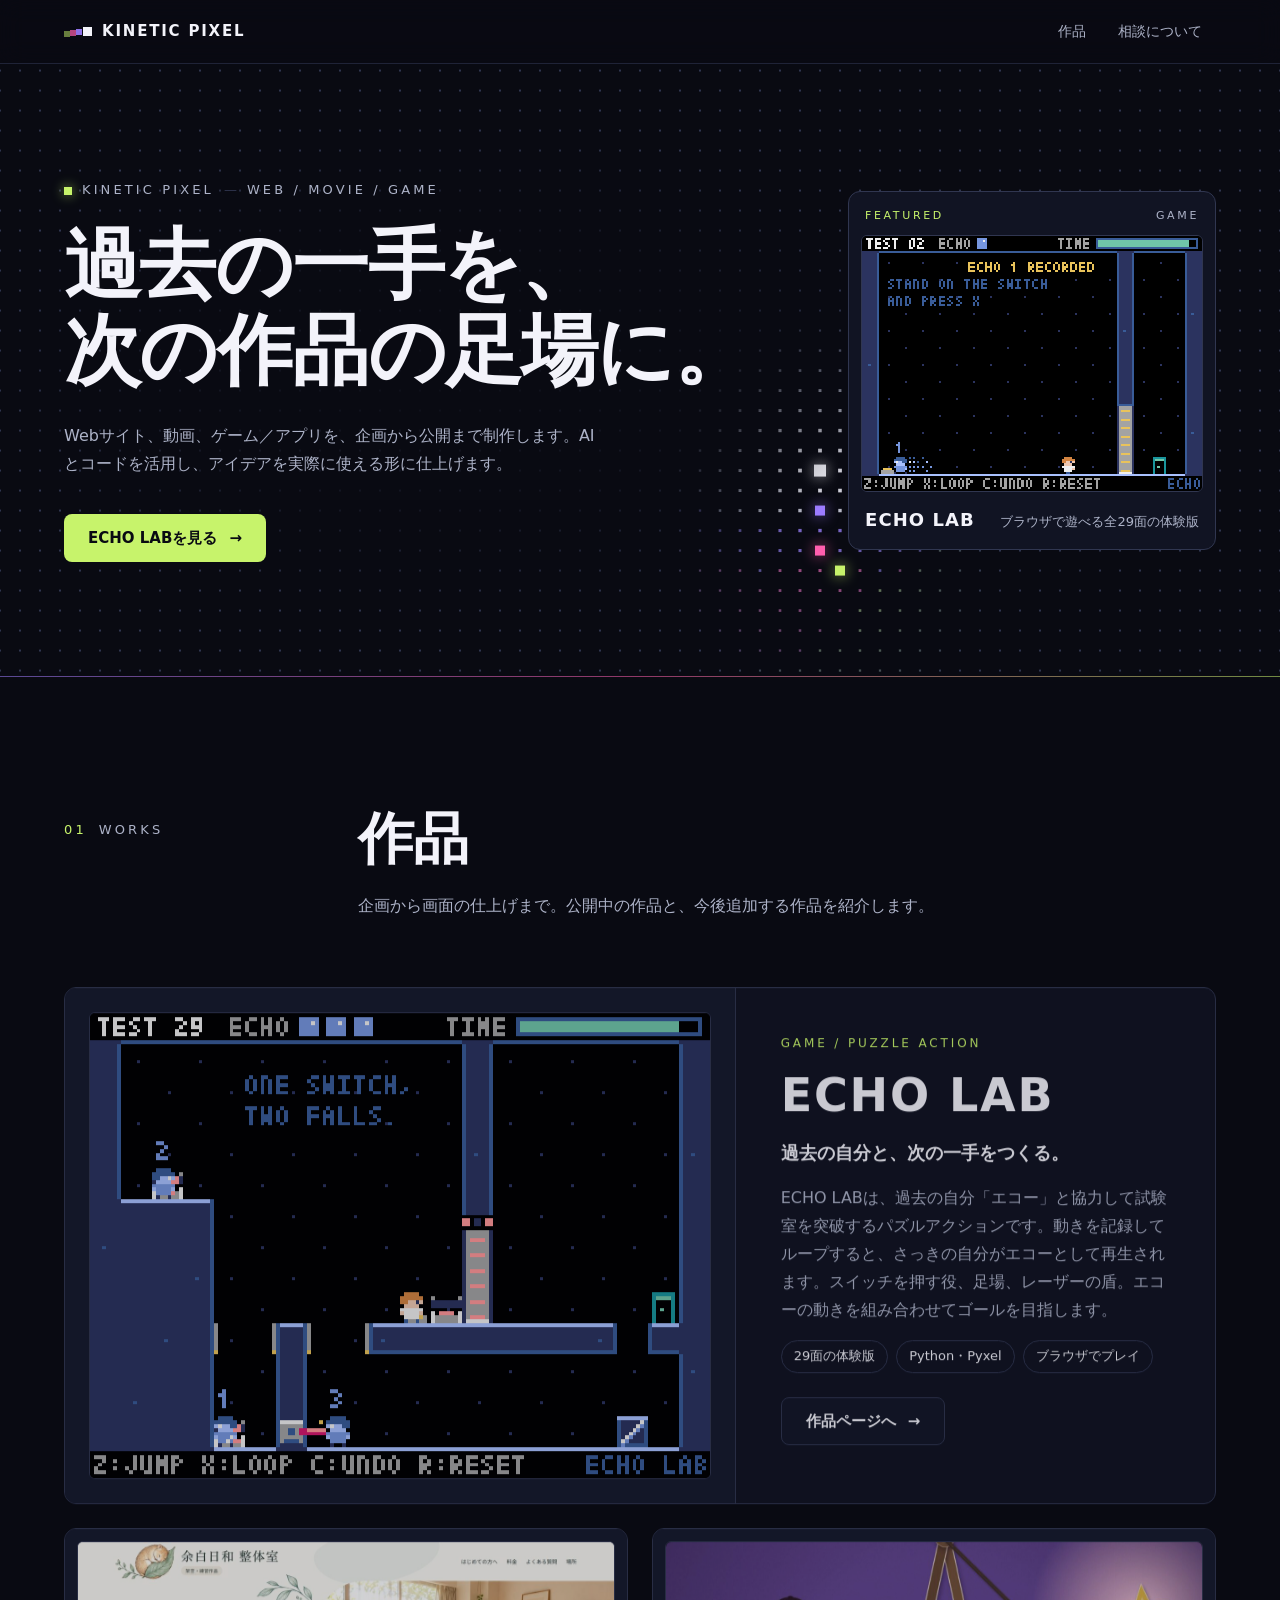
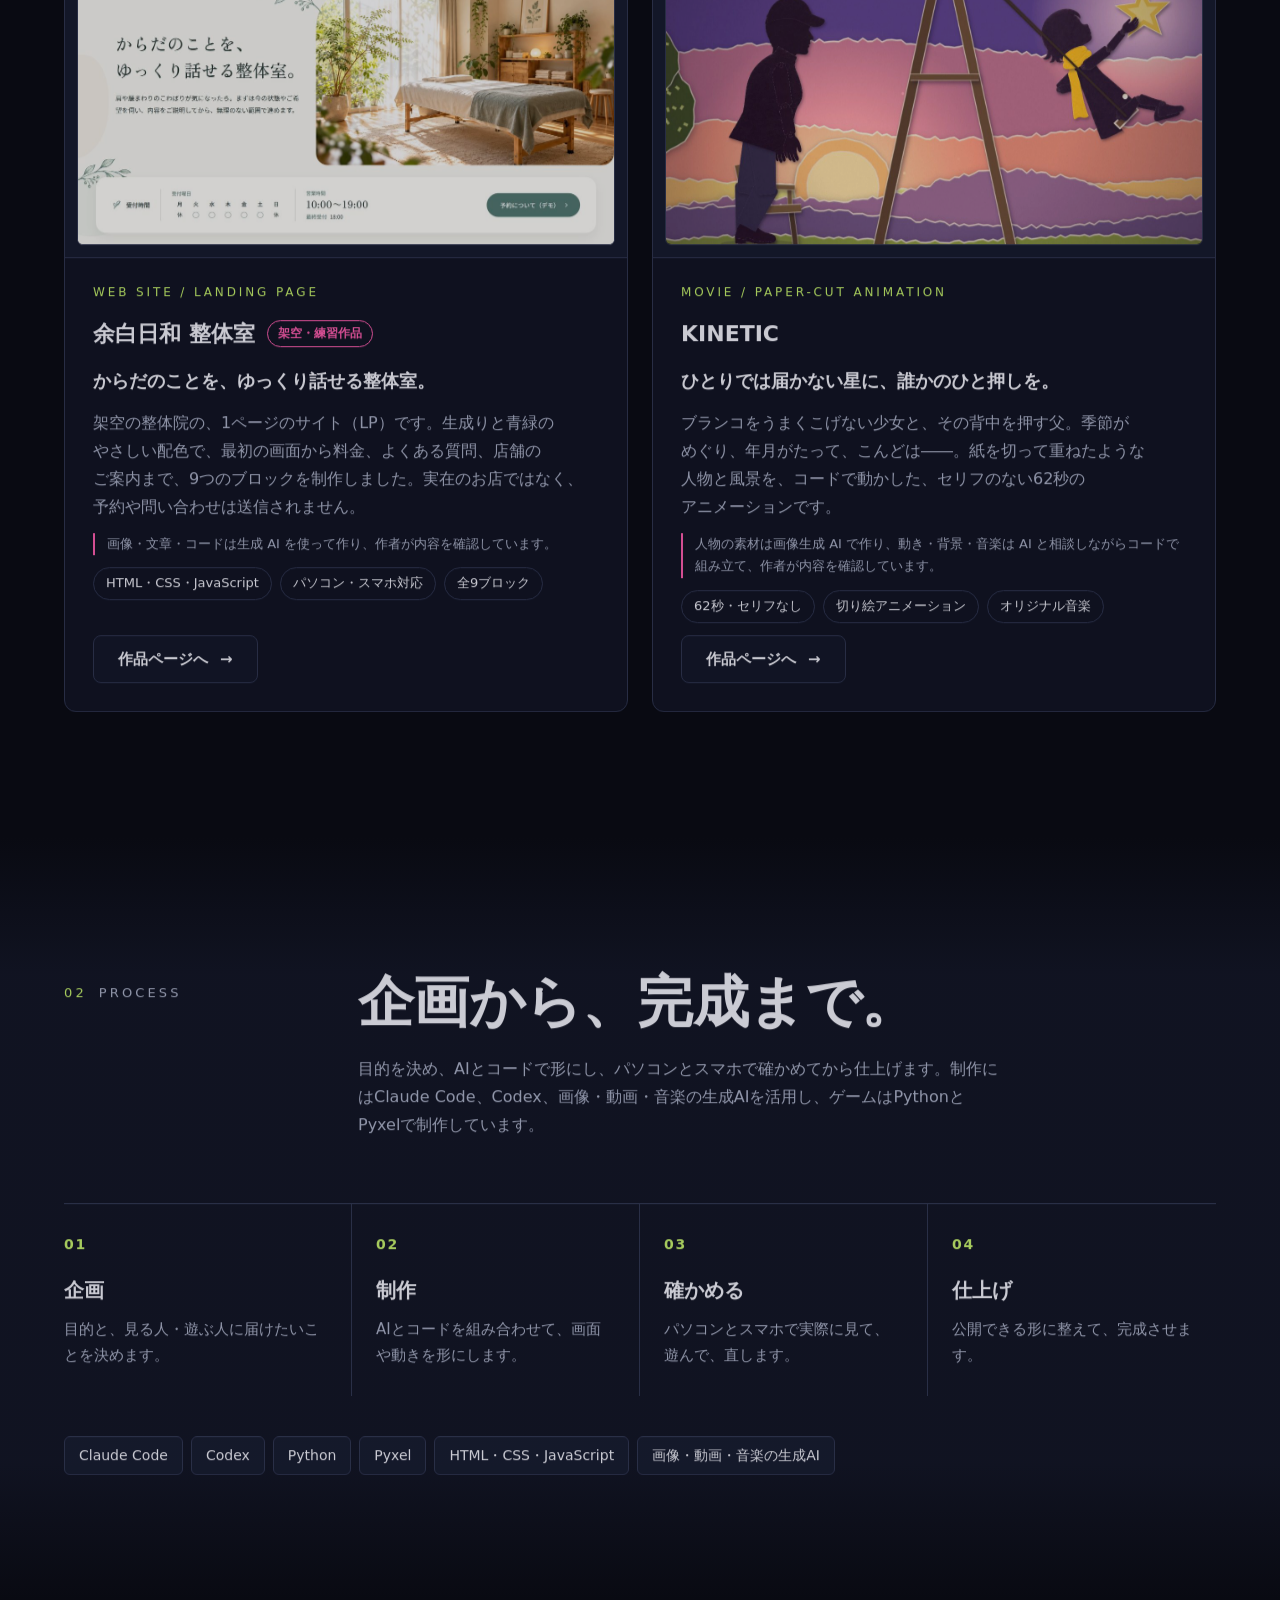
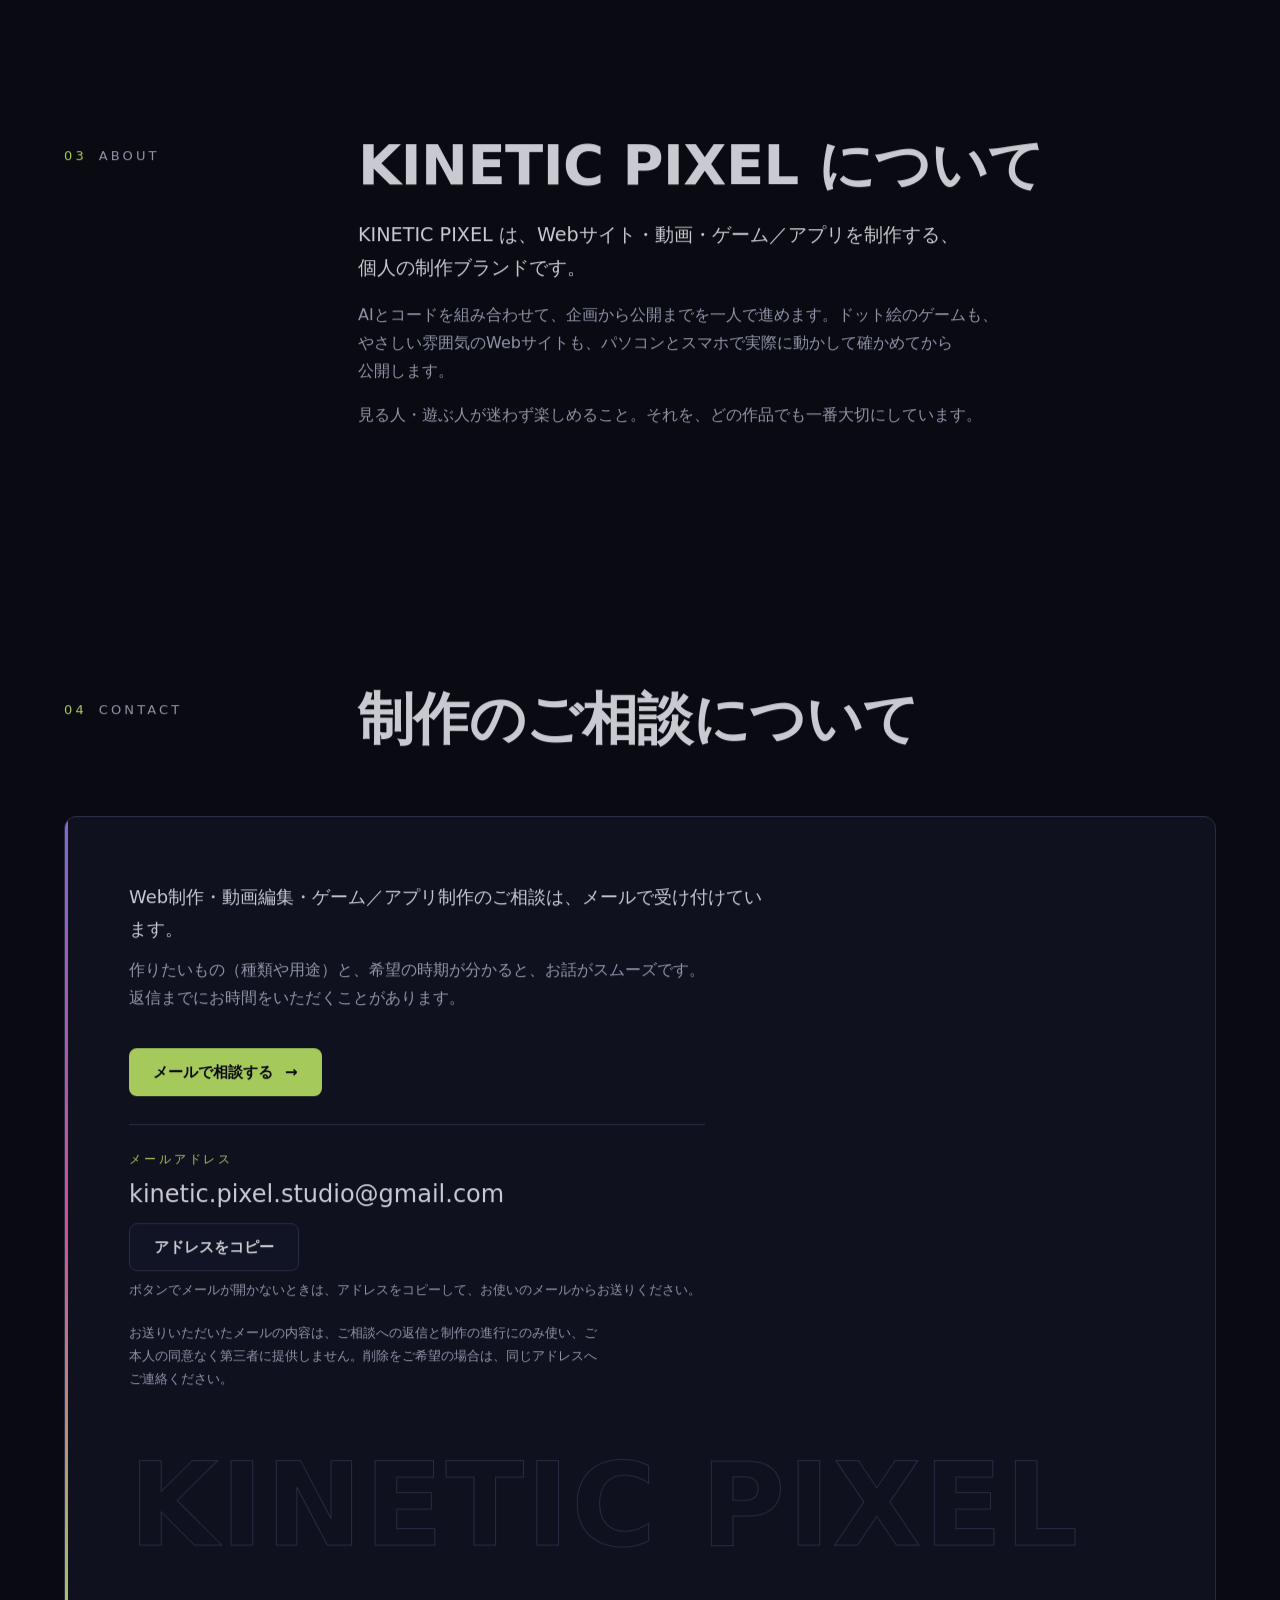
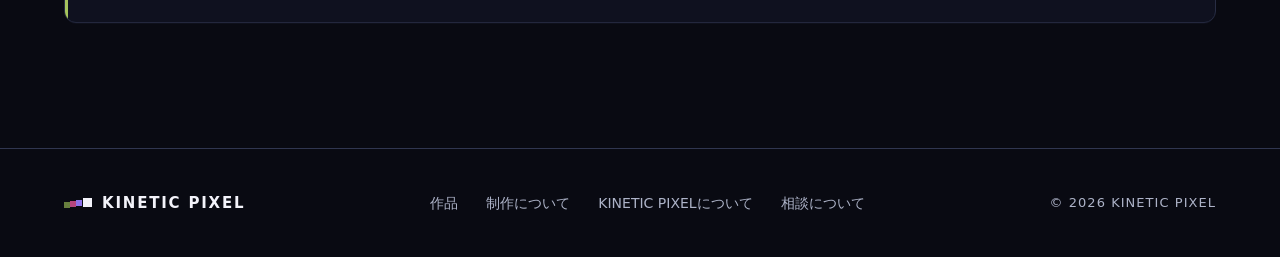
<file: index.html>
<!doctype html>
<html lang="ja">
<head>
  <meta charset="utf-8">
  <meta name="viewport" content="width=device-width, initial-scale=1">
  <!-- 読みこんでよい相手：このサイト自身と Google Fonts だけ。送信先はなし。スクリプトは外のファイルだけ -->
  <meta http-equiv="Content-Security-Policy" content="default-src 'none'; script-src 'self'; style-src 'self' https://fonts.googleapis.com; font-src https://fonts.gstatic.com; img-src 'self'; base-uri 'none'; form-action 'none'">
  <meta name="referrer" content="no-referrer">
  <title>KINETIC PIXEL｜Web・動画・ゲーム制作のポートフォリオ</title>
  <meta name="description" content="KINETIC PIXEL の制作ポートフォリオ。Webサイト、動画、ゲーム／アプリを、企画から公開まで制作します。AIとコードを活用し、アイデアを実際に使える形に仕上げます。">
  <meta name="theme-color" content="#090A12">
  <meta property="og:type" content="website">
  <meta property="og:title" content="KINETIC PIXEL">
  <meta property="og:description" content="Webサイト、動画、ゲーム／アプリを、企画から公開まで制作します。AIとコードを活用し、アイデアを実際に使える形に仕上げます。">
  <meta property="og:url" content="https://kinetic-pixel.github.io/">
  <meta property="og:site_name" content="KINETIC PIXEL">
  <meta property="og:locale" content="ja_JP">
  <!-- リンクを貼ったときに出る絵。多くのサービスは完全な URL でないと読まない -->
  <meta property="og:image" content="https://kinetic-pixel.github.io/assets/img/og/top.jpg">
  <meta property="og:image:width" content="1200">
  <meta property="og:image:height" content="630">
  <meta property="og:image:alt" content="KINETIC PIXEL のポートフォリオ。見出し「過去の一手を、次の作品の足場に。」と、作品 3 つ（切り絵アニメーション KINETIC、ゲーム ECHO LAB、整体院の LP）の画像。">
  <meta name="twitter:card" content="summary_large_image">
  <link rel="icon" href="assets/img/favicon.svg" type="image/svg+xml">
  <link rel="preconnect" href="https://fonts.googleapis.com">
  <link rel="preconnect" href="https://fonts.gstatic.com" crossorigin>
  <link rel="stylesheet" href="https://fonts.googleapis.com/css2?family=Space+Grotesk:wght@500;700&display=swap">
  <link rel="stylesheet" href="assets/css/site.css">
  <script src="assets/js/site.js" defer></script>
</head>
<body>
  <a class="skip-link" href="#main">本文へ移動</a>

  <header class="site-header">
    <a class="logo" href="index.html" aria-label="KINETIC PIXEL トップへ">
      <svg class="logo-mark" viewBox="0 0 28 14" width="28" height="14" aria-hidden="true">
        <rect x="0" y="6" width="6" height="6" fill="#C7F36B" opacity=".5"/>
        <rect x="6" y="5" width="6" height="6" fill="#FF5EAE" opacity=".7"/>
        <rect x="12" y="4" width="6" height="6" fill="#9C7CFF" opacity=".9"/>
        <rect x="19" y="2" width="9" height="9" fill="#F3F3FA"/>
      </svg>
      <span>KINETIC PIXEL</span>
    </a>
    <nav class="site-nav" aria-label="ページ内">
      <a href="#works">作品</a>
      <a href="#contact">相談について</a>
    </nav>
  </header>

  <main id="main">
    <section class="hero" aria-labelledby="hero-title">
      <canvas class="hero-grid" aria-hidden="true"></canvas>
      <div class="hero-inner container">
        <div class="hero-copy">
          <p class="eyebrow"><span class="eyebrow-dot" aria-hidden="true"></span><span>KINETIC PIXEL</span><span class="eyebrow-sep" aria-hidden="true">—</span><span>WEB / MOVIE / GAME</span></p>
          <h1 id="hero-title">過去の一手を、<br>次の作品の足場に。</h1>
          <p class="lead">Webサイト、動画、ゲーム／アプリを、企画から公開まで制作します。AIとコードを活用し、アイデアを実際に使える形に仕上げます。</p>
          <div class="actions">
            <a class="btn btn-primary" href="works/echo-lab.html">ECHO LABを見る<span class="btn-arrow" aria-hidden="true">→</span></a>
          </div>
        </div>
        <a class="hero-feature" href="works/echo-lab.html">
          <span class="feature-label"><span>FEATURED</span><span>GAME</span></span>
          <span class="pixel-frame">
            <img src="assets/img/echo-lab/echo-holds-door.png" width="640" height="480" alt="ECHO LAB のプレイ画面。左のスイッチの上に、番号 1 の青いエコー（さっきの自分）が現れた場面。上に ECHO 1 RECORDED の文字。">
          </span>
          <span class="feature-caption">
            <strong>ECHO LAB</strong>
            <span>ブラウザで遊べる全29面の体験版</span>
          </span>
        </a>
      </div>
    </section>

    <section id="works" class="section" aria-labelledby="works-title">
      <div class="container">
        <div class="section-head reveal">
          <p class="section-label"><span class="section-num">01</span>WORKS</p>
          <div>
            <h2 id="works-title">作品</h2>
            <p class="section-lead">企画から画面の仕上げまで。公開中の作品と、今後追加する作品を紹介します。</p>
          </div>
        </div>

        <article class="work-feature card-line reveal">
          <a class="work-media" href="works/echo-lab.html" tabindex="-1" aria-hidden="true">
            <span class="pixel-frame">
              <img src="assets/img/echo-lab/echo-lab-final.png" width="640" height="480" alt="" loading="lazy">
            </span>
          </a>
          <div class="work-body">
            <p class="work-kind">GAME / PUZZLE ACTION</p>
            <h3 class="work-title">ECHO LAB</h3>
            <p class="work-catch">過去の自分と、次の一手をつくる。</p>
            <p>ECHO LABは、過去の自分「エコー」と協力して試験室を突破するパズルアクションです。動きを記録してループすると、さっきの自分がエコーとして再生されます。スイッチを押す役、足場、レーザーの盾。エコーの動きを組み合わせてゴールを目指します。</p>
            <ul class="tags" aria-label="作品の情報">
              <li>29面の体験版</li>
              <li>Python・Pyxel</li>
              <li>ブラウザでプレイ</li>
            </ul>
            <a class="btn btn-ghost" href="works/echo-lab.html">作品ページへ<span class="btn-arrow" aria-hidden="true">→</span></a>
          </div>
        </article>

        <div class="work-grid">
          <article class="work-card card-line reveal">
            <a class="work-card-media" href="works/seitai-lp.html" tabindex="-1" aria-hidden="true">
              <span class="shot-frame">
                <img src="assets/img/seitai-lp/fv-pc.jpg" width="1200" height="675" alt="" loading="lazy">
              </span>
            </a>
            <div class="work-card-body phrase-wrap">
              <p class="work-kind">WEB SITE / LANDING PAGE</p>
              <h3 class="work-card-title">余白日和 整体室 <span class="badge">架空・練習作品</span></h3>
              <p class="work-catch">からだのことを、ゆっくり話せる整体室。</p>
              <p>架空の整体院の、1ページのサイト（LP）です。生成りと青緑のやさしい配色で、最初の画面から料金、よくある質問、店舗のご案内まで、<span class="nobr">9つのブロック</span>を制作しました。実在のお店ではなく、<span class="nobr">予約や問い合わせは</span>送信されません。</p>
              <p class="ai-note">画像・文章・コードは生成 AI を使って作り、作者が内容を確認しています。</p>
              <ul class="tags" aria-label="作品の情報">
                <li>HTML・CSS・JavaScript</li>
                <li>パソコン・スマホ対応</li>
                <li>全9ブロック</li>
              </ul>
              <a class="btn btn-ghost" href="works/seitai-lp.html">作品ページへ<span class="btn-arrow" aria-hidden="true">→</span></a>
            </div>
          </article>
          <article class="work-card card-line reveal">
            <a class="work-card-media" href="works/kinetic.html" tabindex="-1" aria-hidden="true">
              <span class="film-frame">
                <img src="assets/img/kinetic/girl-star.jpg" width="1280" height="720" alt="" loading="lazy">
              </span>
            </a>
            <div class="work-card-body phrase-wrap">
              <p class="work-kind">MOVIE / PAPER-CUT ANIMATION</p>
              <h3 class="work-card-title">KINETIC</h3>
              <p class="work-catch">ひとりでは届かない星に、<span class="nobr">誰かのひと押しを。</span></p>
              <p>ブランコをうまくこげない少女と、その背中を押す父。季節がめぐり、年月がたって、こんどは――。紙を切って重ねたような人物と風景を、コードで動かした、<span class="nobr">セリフのない</span><span class="nobr">62秒の</span>アニメーションです。</p>
              <p class="ai-note">人物の素材は画像生成 AI で作り、動き・背景・音楽は AI と相談しながらコードで組み立て、作者が内容を確認しています。</p>
              <ul class="tags" aria-label="作品の情報">
                <li>62秒・セリフなし</li>
                <li>切り絵アニメーション</li>
                <li>オリジナル音楽</li>
              </ul>
              <a class="btn btn-ghost" href="works/kinetic.html">作品ページへ<span class="btn-arrow" aria-hidden="true">→</span></a>
            </div>
          </article>
        </div>
      </div>
    </section>

    <section id="process" class="section section-alt" aria-labelledby="process-title">
      <div class="container process">
        <div class="section-head reveal">
          <p class="section-label"><span class="section-num">02</span>PROCESS</p>
          <div>
            <h2 id="process-title">企画から、完成まで。</h2>
            <p class="section-lead">目的を決め、AIとコードで形にし、パソコンとスマホで確かめてから仕上げます。制作にはClaude Code、Codex、画像・動画・音楽の生成AIを活用し、ゲームはPythonとPyxelで制作しています。</p>
          </div>
        </div>
        <ol class="steps reveal">
          <li><span class="step-num">01</span><div><h3>企画</h3><p>目的と、見る人・遊ぶ人に届けたいことを決めます。</p></div></li>
          <li><span class="step-num">02</span><div><h3>制作</h3><p>AIとコードを組み合わせて、画面や動きを形にします。</p></div></li>
          <li><span class="step-num">03</span><div><h3>確かめる</h3><p>パソコンとスマホで実際に見て、遊んで、直します。</p></div></li>
          <li><span class="step-num">04</span><div><h3>仕上げ</h3><p>公開できる形に整えて、完成させます。</p></div></li>
        </ol>
        <ul class="tools reveal" aria-label="使っている道具">
          <li>Claude Code</li>
          <li>Codex</li>
          <li>Python</li>
          <li>Pyxel</li>
          <li>HTML・CSS・JavaScript</li>
          <li>画像・動画・音楽の生成AI</li>
        </ul>
      </div>
    </section>

    <section id="about" class="section" aria-labelledby="about-title">
      <div class="container">
        <div class="section-head about-head reveal">
          <p class="section-label"><span class="section-num">03</span>ABOUT</p>
          <div class="phrase-wrap">
            <h2 id="about-title">KINETIC PIXEL について</h2>
            <p class="section-lead about-lead">KINETIC PIXEL は、<span class="nobr">Webサイト・動画・ゲーム／アプリを</span>制作する、<span class="nobr">個人の制作ブランドです。</span></p>
            <p class="section-lead">AIとコードを組み合わせて、<span class="nobr">企画から公開までを</span>一人で進めます。ドット絵のゲームも、やさしい雰囲気のWebサイトも、<span class="nobr">パソコンとスマホで</span>実際に動かして確かめてから公開します。</p>
            <p class="section-lead">見る人・遊ぶ人が迷わず楽しめること。<span class="nobr">それを、どの作品でも</span>一番大切にしています。</p>
          </div>
        </div>
      </div>
    </section>

    <section id="contact" class="section" aria-labelledby="contact-title">
      <div class="container">
        <div class="section-head reveal">
          <p class="section-label"><span class="section-num">04</span>CONTACT</p>
          <div>
            <h2 id="contact-title">制作のご相談について</h2>
          </div>
        </div>
        <div class="contact-card reveal">
          <p>Web制作・動画編集・ゲーム／アプリ制作のご相談は、メールで受け付けています。</p>
          <p class="contact-hint">作りたいもの（種類や用途）と、希望の時期が分かると、お話がスムーズです。返信までにお時間をいただくことがあります。</p>
          <div class="contact-live" data-contact hidden>
            <div class="actions">
              <a class="btn btn-primary" href="#contact" data-contact-link>メールで相談する<span class="btn-arrow" aria-hidden="true">→</span></a>
            </div>
            <div class="contact-address">
              <p class="contact-label">メールアドレス</p>
              <p class="contact-addr" data-contact-addr></p>
              <div class="contact-copy">
                <button type="button" class="btn btn-ghost" data-contact-copy>アドレスをコピー</button>
                <span class="contact-status" role="status" aria-live="polite" data-contact-status></span>
              </div>
              <p class="contact-note">ボタンでメールが開かないときは、アドレスをコピーして、お使いのメールからお送りください。</p>
            </div>
          </div>
          <p class="contact-privacy">お送りいただいたメールの内容は、ご相談への返信と制作の進行にのみ使い、ご本人の同意なく第三者に提供しません。削除をご希望の場合は、同じアドレスへご連絡ください。</p>
          <p class="contact-fallback" data-contact-fallback>メールアドレスの表示には JavaScript が必要です。JavaScript をオンにして、このページを開き直してください。</p>
          <p class="contact-wordmark" aria-hidden="true">KINETIC PIXEL</p>
        </div>
      </div>
    </section>
  </main>

  <footer class="site-footer">
    <div class="container footer-inner">
      <a class="logo" href="index.html" aria-label="KINETIC PIXEL トップへ">
        <svg class="logo-mark" viewBox="0 0 28 14" width="28" height="14" aria-hidden="true">
          <rect x="0" y="6" width="6" height="6" fill="#C7F36B" opacity=".5"/>
          <rect x="6" y="5" width="6" height="6" fill="#FF5EAE" opacity=".7"/>
          <rect x="12" y="4" width="6" height="6" fill="#9C7CFF" opacity=".9"/>
          <rect x="19" y="2" width="9" height="9" fill="#F3F3FA"/>
        </svg>
        <span>KINETIC PIXEL</span>
      </a>
      <nav class="footer-nav" aria-label="フッター">
        <a href="#works">作品</a>
        <a href="#process">制作について</a>
        <a href="#about">KINETIC PIXELについて</a>
        <a href="#contact">相談について</a>
      </nav>
      <p class="copyright">© 2026 KINETIC PIXEL</p>
    </div>
  </footer>
</body>
</html>
</file>
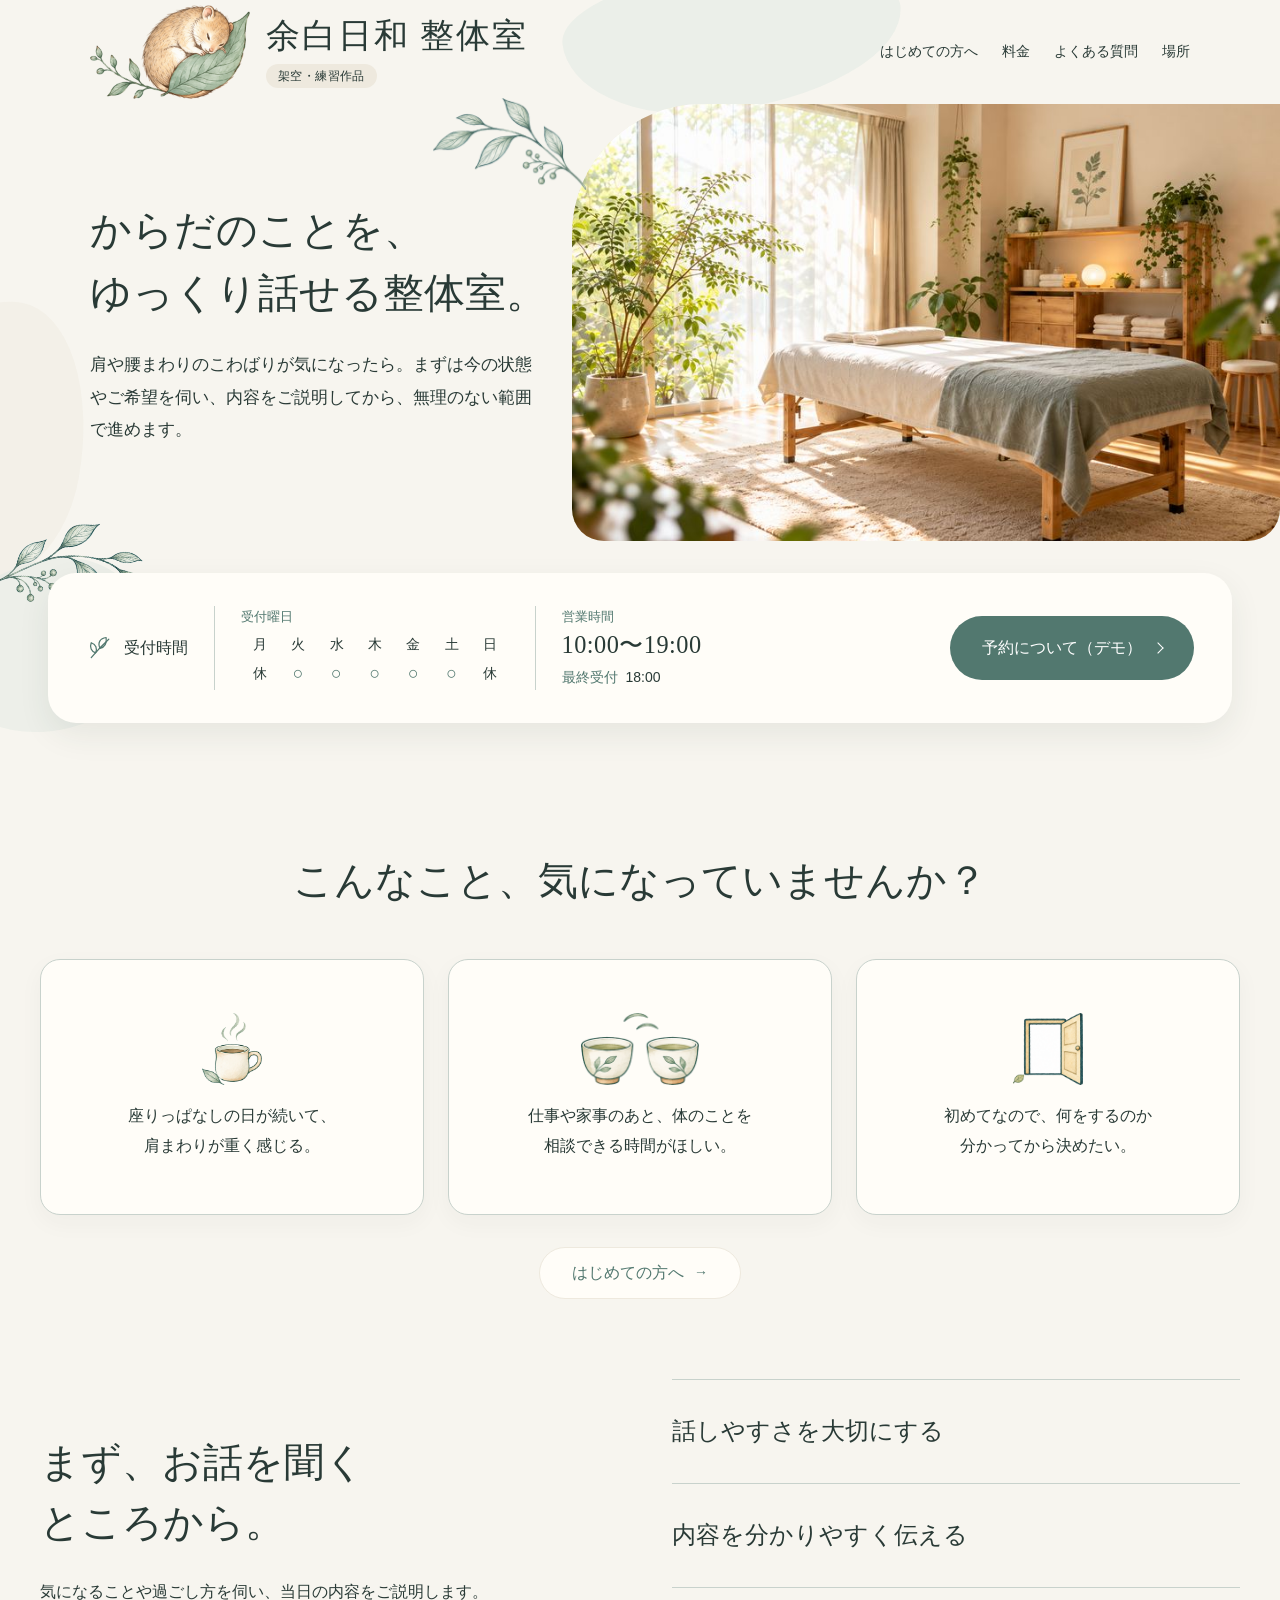
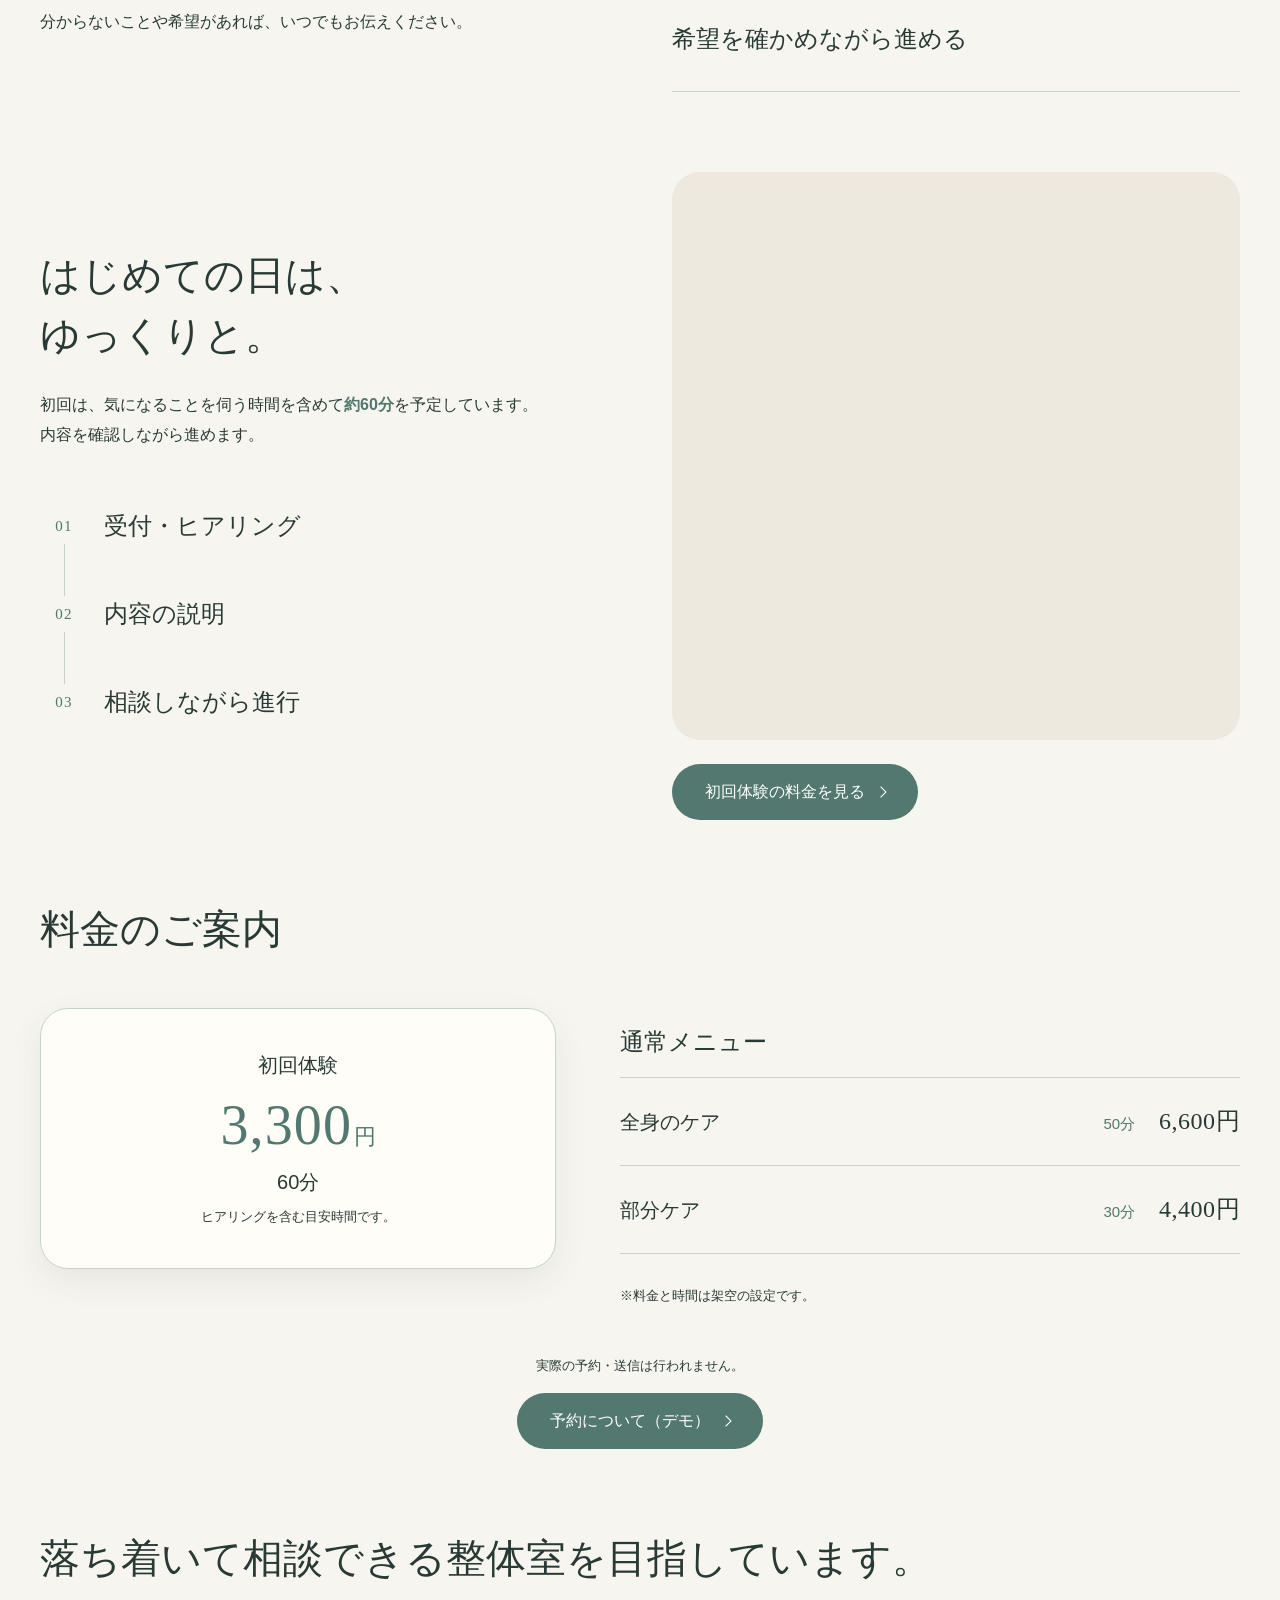
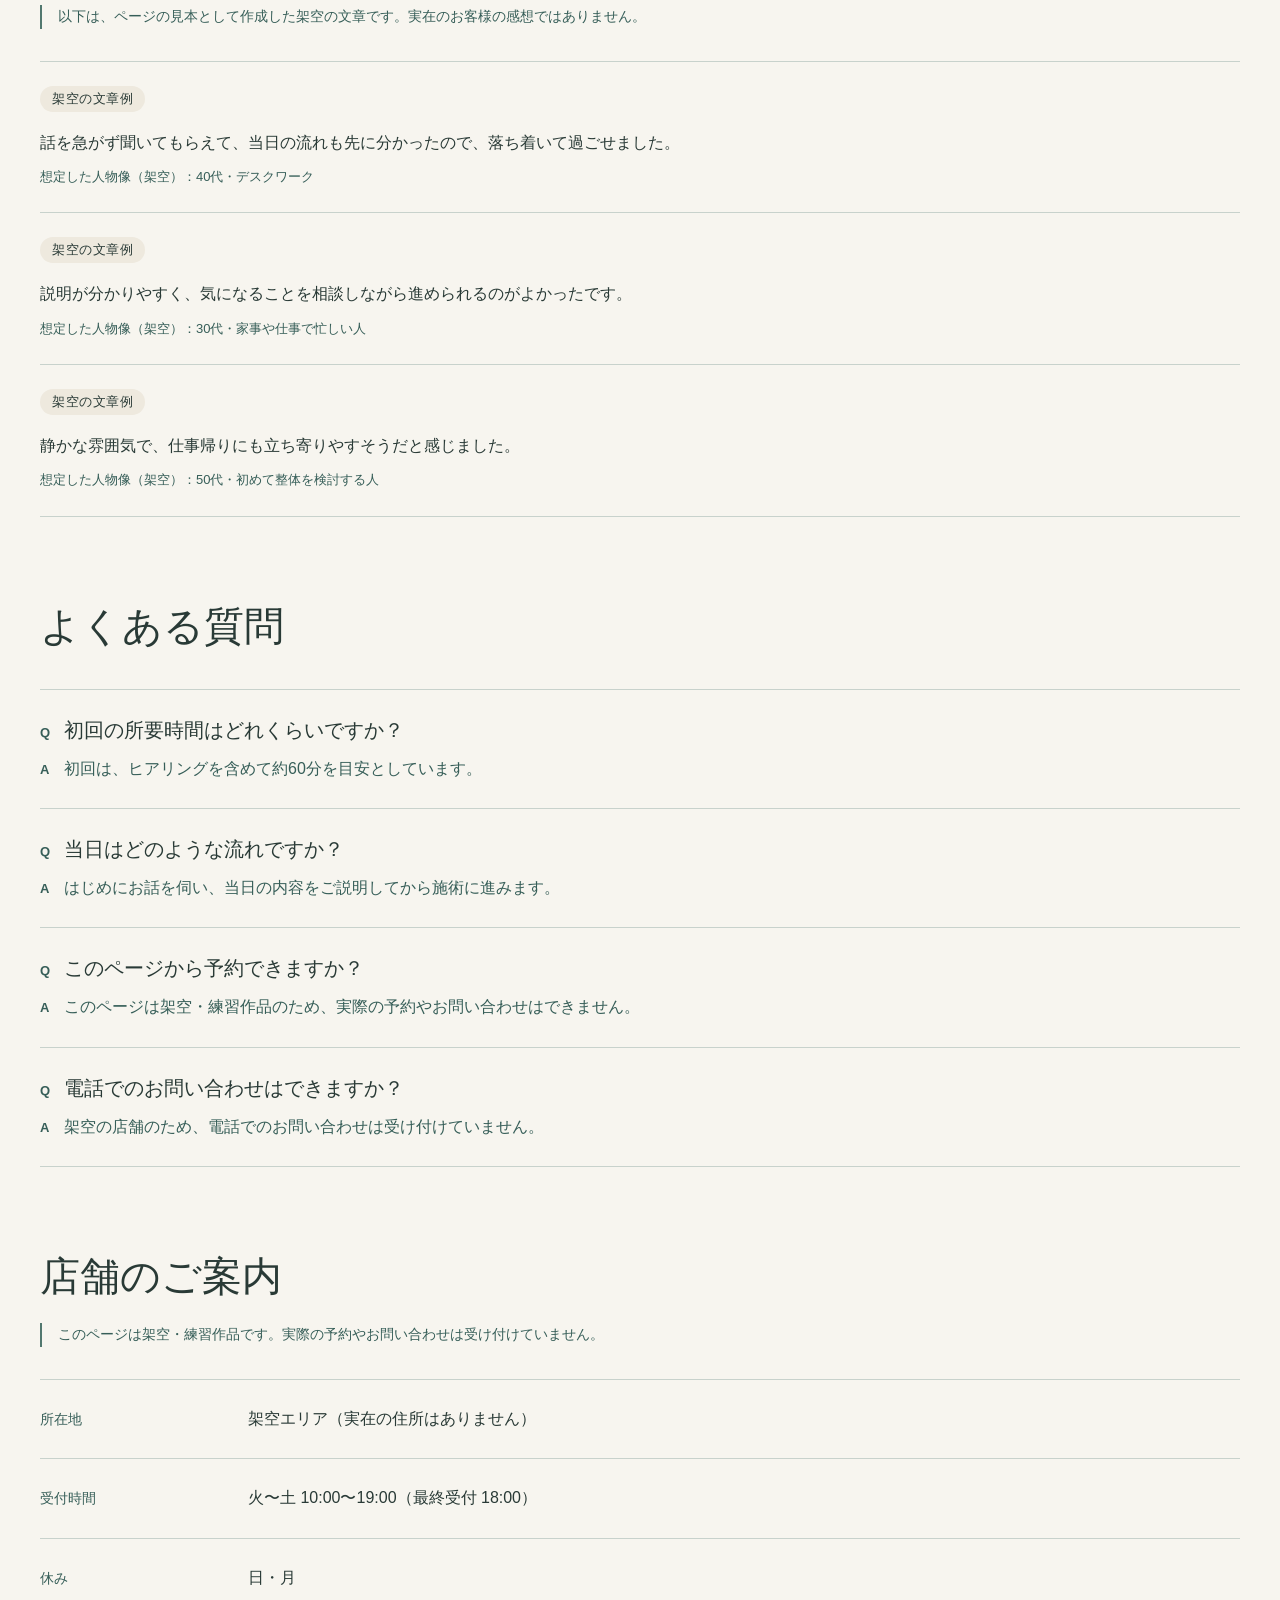
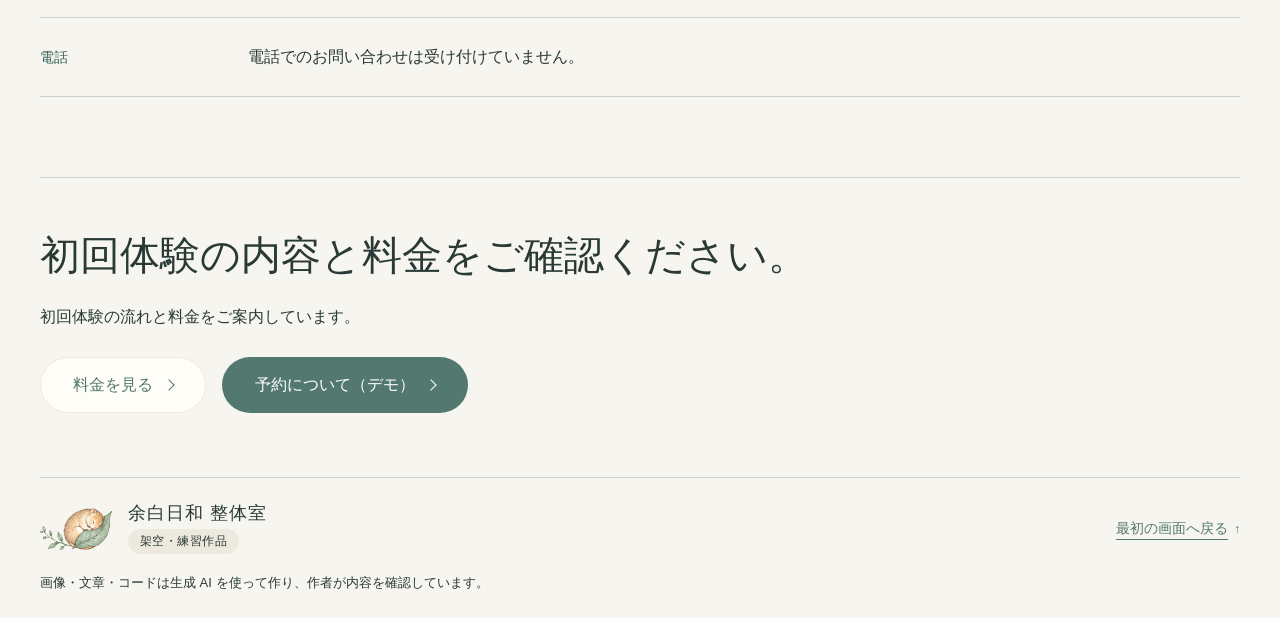
<file: sites/seitai-lp/index.html>
<!doctype html>
<html lang="ja">
<head>
  <meta charset="utf-8">
  <meta name="viewport" content="width=device-width, initial-scale=1, viewport-fit=cover">
  <!-- 読みこんでよい相手：このサイト自身と Google Fonts だけ。送信先はなし。sha256 は下の 1 行のスクリプト（書きかえたら作り直す） -->
  <meta http-equiv="Content-Security-Policy" content="default-src 'none'; script-src 'self' 'sha256-PyuQPO6OWJEADMTdmcTDMljy9n3xSQzWDMOtPM5LmME='; style-src 'self' https://fonts.googleapis.com; font-src https://fonts.gstatic.com; img-src 'self'; base-uri 'none'; form-action 'none'">
  <meta name="referrer" content="no-referrer">
  <!-- 架空のお店が検索に出て本物と間違われないように -->
  <meta name="robots" content="noindex">
  <title>余白日和 整体室｜からだのことを、ゆっくり話せる整体室。（架空・練習作品）</title>
  <meta name="description" content="架空の整体院「余白日和 整体室」のLPです。Web制作の練習作品で、実在のお店ではありません。">
  <meta name="theme-color" content="#F7F5EF">
  <script>document.documentElement.classList.add("has-js");</script>
  <link rel="preconnect" href="https://fonts.googleapis.com">
  <link rel="preconnect" href="https://fonts.gstatic.com" crossorigin>
  <link rel="stylesheet" href="https://fonts.googleapis.com/css2?family=Noto+Sans+JP:wght@400;500;600&family=Zen+Old+Mincho:wght@400;500;600&display=swap">
  <link rel="stylesheet" href="assets/css/style.css">
  <script src="assets/js/main.js" defer></script>
</head>
<body>
  <header class="site-header">
    <div class="site-header__inner">
      <div class="brand">
        <img class="brand__logo" src="assets/img/logo-yamane.png" alt="" width="480" height="283">
        <div class="brand__text">
          <p class="brand__name">余白日和 整体室</p>
          <p class="badge-fictional">架空・練習作品</p>
        </div>
      </div>

      <nav class="global-nav" aria-label="ページ内のメニュー">
        <button class="menu-button" type="button" aria-expanded="false" aria-controls="global-nav-list" aria-label="メニューを開く">
          <span class="menu-button__bar" aria-hidden="true"></span>
          <span class="menu-button__bar" aria-hidden="true"></span>
          <span class="menu-button__bar" aria-hidden="true"></span>
        </button>
        <ul class="global-nav__list" id="global-nav-list">
          <li><a href="#first-visit">はじめての方へ</a></li>
          <li><a href="#price">料金</a></li>
          <li><a href="#faq">よくある質問</a></li>
          <li><a href="#access">場所</a></li>
        </ul>
      </nav>
    </div>
  </header>

  <main>
    <!-- 1. 最初の画面（ファーストビュー） -->
    <section class="fv" aria-labelledby="fv-title">
      <div class="fv__deco" aria-hidden="true">
        <span class="blob blob--top"></span>
        <span class="blob blob--left"></span>
        <span class="blob blob--bottom"></span>
        <img class="leaf leaf--top" src="assets/img/leaf-branch.png" alt="" width="640" height="383">
        <img class="leaf leaf--bottom" src="assets/img/leaf-branch.png" alt="" width="640" height="383">
      </div>

      <div class="fv__body">
        <div class="fv__text reveal">
          <h1 class="fv__title" id="fv-title">からだのことを、<br>ゆっくり話せる整体室。</h1>
          <p class="fv__lead">肩や腰まわりのこわばりが気になったら。まずは今の状態やご希望を伺い、内容をご説明してから、無理のない範囲で進めます。</p>
        </div>

        <figure class="fv__photo reveal">
          <picture>
            <source media="(max-width: 959px)" srcset="assets/img/room-800.jpg" width="800" height="533">
            <img src="assets/img/room-1536.jpg" alt="窓からやわらかな光が入る施術室。整えられた施術ベッドと、植物や木の棚が置かれている。" width="1536" height="1024" fetchpriority="high">
          </picture>
        </figure>
      </div>

      <div class="hours-card reveal">
        <h2 class="hours-card__label">
          <svg class="icon-leaf" viewBox="0 0 32 32" aria-hidden="true" focusable="false">
            <path d="M6 27 C11 21 16 15 26 6" />
            <path d="M16 16.5 C13 10 16 5 23 4 C24 11 21 15 16 16.5 Z" />
            <path d="M11 21.5 C6 20 4 15 6 10 C11.5 12 13 16.5 11 21.5 Z" />
          </svg>
          受付時間
        </h2>

        <!-- パソコン：横 1 列 -->
        <div class="hours-card__row">
          <div class="hours-days">
            <p class="hours-days__title" id="hours-days-title">受付曜日</p>
            <table class="hours-days__table" aria-labelledby="hours-days-title">
              <tr>
                <th scope="col">月</th>
                <th scope="col">火</th>
                <th scope="col">水</th>
                <th scope="col">木</th>
                <th scope="col">金</th>
                <th scope="col">土</th>
                <th scope="col">日</th>
              </tr>
              <tr>
                <td class="is-closed">休</td>
                <td><span aria-hidden="true">○</span><span class="visually-hidden">受付</span></td>
                <td><span aria-hidden="true">○</span><span class="visually-hidden">受付</span></td>
                <td><span aria-hidden="true">○</span><span class="visually-hidden">受付</span></td>
                <td><span aria-hidden="true">○</span><span class="visually-hidden">受付</span></td>
                <td><span aria-hidden="true">○</span><span class="visually-hidden">受付</span></td>
                <td class="is-closed">休</td>
              </tr>
            </table>
          </div>

          <dl class="hours-time">
            <div class="hours-time__main"><dt>営業時間</dt><dd>10:00〜19:00</dd></div>
            <div class="hours-time__last"><dt>最終受付</dt><dd>18:00</dd></div>
          </dl>

          <button class="btn btn--primary hours-card__button" type="button" data-demo-open>
            予約について（デモ）<span class="btn__arrow" aria-hidden="true"></span>
          </button>
        </div>

        <!-- スマホ：4 行 -->
        <dl class="hours-list">
          <div class="hours-list__row"><dt>受付日</dt><dd>火・水・木・金・土</dd></div>
          <div class="hours-list__row"><dt>営業時間</dt><dd>10:00〜19:00</dd></div>
          <div class="hours-list__row"><dt>最終受付</dt><dd>18:00</dd></div>
          <div class="hours-list__row"><dt>休み</dt><dd>日・月</dd></div>
        </dl>
      </div>
      <!-- スマホ：ここ（受付時間のカードの下）まで読んだら、下の固定ボタンを出す -->
      <div class="sp-cta-trigger" aria-hidden="true"></div>
    </section>

    <!-- 2. 気になることの例 -->
    <section class="concerns" id="concerns" aria-labelledby="concerns-title">
      <div class="concerns__inner">
        <!-- <wbr>：言葉の切れ目でだけ折り返す（CSS の keep-all と組みで使う） -->
        <h2 class="concerns__title" id="concerns-title">こんなこと、<wbr>気になって<wbr>いませんか？</h2>

        <ul class="concerns__list">
          <li class="concerns__item">
            <img class="concerns__icon" src="assets/img/concern-cup.png" alt="" aria-hidden="true" width="188" height="223" loading="lazy">
            <p class="concerns__text">座りっぱなしの<wbr>日が<wbr>続いて、<wbr>肩まわりが<wbr>重く<wbr>感じる。</p>
          </li>
          <li class="concerns__item">
            <img class="concerns__icon" src="assets/img/concern-teacups.png" alt="" aria-hidden="true" width="244" height="150" loading="lazy">
            <p class="concerns__text">仕事や<wbr>家事の<wbr>あと、<wbr>体のことを<wbr>相談できる<wbr>時間が<wbr>ほしい。</p>
          </li>
          <li class="concerns__item">
            <img class="concerns__icon" src="assets/img/concern-door.png" alt="" aria-hidden="true" width="188" height="194" loading="lazy">
            <p class="concerns__text">初めてなので、<wbr>何を<wbr>するのか<wbr>分かってから<wbr>決めたい。</p>
          </li>
        </ul>

        <a class="concerns__link" href="#first-visit"><span class="concerns__link-text">はじめての方へ</span><span class="concerns__arrow" aria-hidden="true">→</span></a>
      </div>
    </section>

    <!-- 3. 大切にしていること（絵・番号・矢印は使わず、文章と細い区切り線で見せる） -->
    <section class="approach" id="approach" aria-labelledby="approach-title">
      <div class="approach__inner">
        <div class="approach__intro">
          <h2 class="approach__title" id="approach-title">まず、<wbr>お話を聞く<wbr>ところから。</h2>
          <p class="approach__lead">気になることや<wbr>過ごし方を<wbr>伺い、<wbr>当日の<wbr>内容を<wbr>ご説明します。<wbr>分からないことや<wbr>希望があれば、<wbr>いつでも<wbr>お伝えください。</p>
        </div>

        <ul class="approach__list">
          <li class="approach__item">
            <h3 class="approach__item-title">話しやすさを<wbr>大切にする</h3>
          </li>
          <li class="approach__item">
            <h3 class="approach__item-title">内容を<wbr>分かりやすく<wbr>伝える</h3>
          </li>
          <li class="approach__item">
            <h3 class="approach__item-title">希望を<wbr>確かめながら<wbr>進める</h3>
          </li>
        </ul>
      </div>
    </section>

    <!-- 4. はじめての方へ（約 60 分の流れ。番号と細い縦線で順番を見せ、写真を添える） -->
    <section class="first-visit" id="first-visit" aria-labelledby="first-visit-title">
      <div class="first-visit__inner">
        <div class="first-visit__copy">
          <h2 class="first-visit__title" id="first-visit-title">はじめての日は、<wbr>ゆっくりと。</h2>
          <p class="first-visit__lead">初回は、<wbr>気になることを伺う<wbr>時間を含めて<strong>約60分</strong>を<wbr>予定しています。<wbr>内容を確認しながら進めます。</p>

          <ol class="first-visit__steps">
            <li class="first-visit__step">
              <span class="first-visit__step-number" aria-hidden="true">01</span>
              <h3 class="first-visit__step-title">受付・<wbr>ヒアリング</h3>
            </li>
            <li class="first-visit__step">
              <span class="first-visit__step-number" aria-hidden="true">02</span>
              <h3 class="first-visit__step-title">内容の<wbr>説明</h3>
            </li>
            <li class="first-visit__step">
              <span class="first-visit__step-number" aria-hidden="true">03</span>
              <h3 class="first-visit__step-title">相談しながら<wbr>進行</h3>
            </li>
          </ol>
        </div>

        <div class="first-visit__visual">
          <figure class="first-visit__photo">
            <img src="assets/img/towels-640.jpg" srcset="assets/img/towels-640.jpg 640w, assets/img/towels-960.jpg 960w" sizes="(min-width: 1264px) 568px, (min-width: 960px) calc(47.5vw - 32px), (min-width: 680px) 640px, (min-width: 360px) calc(100vw - 40px), calc(100vw - 32px)" alt="木の棚に白と淡い青緑のタオルがたたまれ、窓辺に葉が見える。" width="640" height="640" loading="lazy" decoding="async">
          </figure>
          <a class="btn btn--primary first-visit__button" href="#price">初回体験の料金を見る<span class="btn__arrow" aria-hidden="true"></span></a>
        </div>
      </div>
    </section>

    <!-- 5. 料金（絵や写真は使わず、初回体験のカードと細い線の一覧で見せる。料金と時間は架空） -->
    <section class="price" id="price" aria-labelledby="price-title">
      <div class="price__inner">
        <h2 class="price__title" id="price-title">料金のご案内</h2>

        <!-- パソコン：左に初回体験のカード、右に通常メニュー -->
        <div class="price__layout">
          <article class="price__trial" aria-labelledby="price-trial-title">
            <h3 class="price__trial-title" id="price-trial-title">初回体験</h3>
            <p class="price__trial-amount">3,300<span class="price__yen">円</span></p>
            <p class="price__trial-time">60分</p>
            <p class="price__trial-note">ヒアリングを含む目安時間です。</p>
          </article>

          <div class="price__regular">
            <h3 class="price__regular-title">通常メニュー</h3>

            <dl class="price__menu">
              <div class="price__item">
                <dt class="price__menu-name">全身のケア</dt>
                <dd class="price__menu-detail"><span class="price__menu-time">50分</span><strong class="price__menu-amount">6,600円</strong></dd>
              </div>
              <div class="price__item">
                <dt class="price__menu-name">部分ケア</dt>
                <dd class="price__menu-detail"><span class="price__menu-time">30分</span><strong class="price__menu-amount">4,400円</strong></dd>
              </div>
            </dl>
          </div>

          <p class="price__fictional-note">※料金と時間は架空の設定です。</p>
        </div>

        <div class="price__cta">
          <p class="price__cta-note">実際の予約・送信は行われません。</p>
          <button class="btn btn--primary price__button" type="button" data-demo-open>予約について（デモ）<span class="btn__arrow" aria-hidden="true"></span></button>
        </div>
      </div>
    </section>

    <!-- 6. お客様の声（架空の文章。カードにせず、線と余白で縦に並べる。名前・顔・星の評価・投稿日は使わない） -->
    <section class="voices" id="voices" aria-labelledby="voices-title">
      <div class="voices__inner">
        <h2 class="voices__title" id="voices-title">落ち着いて相談できる<wbr>整体室を<wbr>目指しています。</h2>

        <p class="voices__fictional-note">以下は、<wbr>ページの見本として<wbr>作成した架空の文章です。<wbr>実在のお客様の<wbr>感想ではありません。</p>

        <ul class="voices__list">
          <li class="voices__item">
            <figure class="voices__figure">
              <p class="voices__fictional-label">架空の文章例</p>
              <blockquote class="voices__quote">
                <p>話を急がず<wbr>聞いてもらえて、<wbr>当日の流れも<wbr>先に分かったので、<wbr>落ち着いて<wbr>過ごせました。</p>
              </blockquote>
              <figcaption class="voices__persona">想定した人物像（架空）：<span class="voices__persona-value">40代・デスクワーク</span></figcaption>
            </figure>
          </li>
          <li class="voices__item">
            <figure class="voices__figure">
              <p class="voices__fictional-label">架空の文章例</p>
              <blockquote class="voices__quote">
                <p>説明が<wbr>分かりやすく、<wbr>気になることを<wbr>相談しながら<wbr>進められるのが<wbr>よかったです。</p>
              </blockquote>
              <figcaption class="voices__persona">想定した人物像（架空）：<span class="voices__persona-value">30代・家事や仕事で忙しい人</span></figcaption>
            </figure>
          </li>
          <li class="voices__item">
            <figure class="voices__figure">
              <p class="voices__fictional-label">架空の文章例</p>
              <blockquote class="voices__quote">
                <p>静かな雰囲気で、<wbr>仕事帰りにも<wbr>立ち寄りやすそうだと<wbr>感じました。</p>
              </blockquote>
              <figcaption class="voices__persona">想定した人物像（架空）：<span class="voices__persona-value">50代・初めて整体を検討する人</span></figcaption>
            </figure>
          </li>
        </ul>
      </div>
    </section>

    <!-- 7. よくある質問（開け閉めせず、回答は最初から見せる。カードにせず、線と余白で縦に並べる。予約・電話ができないことは回答で伝える） -->
    <section class="faq" id="faq" aria-labelledby="faq-title">
      <div class="faq__inner">
        <h2 class="faq__title" id="faq-title">よくある質問</h2>

        <dl class="faq__list">
          <div class="faq__item">
            <dt class="faq__question"><span class="faq__mark" aria-hidden="true">Q</span><span class="faq__text">初回の所要時間は<wbr>どれくらいですか？</span></dt>
            <dd class="faq__answer"><span class="faq__mark" aria-hidden="true">A</span><p class="faq__text">初回は、<wbr>ヒアリングを含めて<wbr>約60分を<wbr>目安としています。</p></dd>
          </div>
          <div class="faq__item">
            <dt class="faq__question"><span class="faq__mark" aria-hidden="true">Q</span><span class="faq__text">当日は<wbr>どのような流れですか？</span></dt>
            <dd class="faq__answer"><span class="faq__mark" aria-hidden="true">A</span><p class="faq__text">はじめにお話を伺い、<wbr>当日の内容をご説明してから<wbr>施術に進みます。</p></dd>
          </div>
          <div class="faq__item">
            <dt class="faq__question"><span class="faq__mark" aria-hidden="true">Q</span><span class="faq__text">このページから<wbr>予約できますか？</span></dt>
            <dd class="faq__answer"><span class="faq__mark" aria-hidden="true">A</span><p class="faq__text">このページは架空・練習作品のため、<wbr>実際の予約や<wbr>お問い合わせは<wbr>できません。</p></dd>
          </div>
          <div class="faq__item">
            <dt class="faq__question"><span class="faq__mark" aria-hidden="true">Q</span><span class="faq__text">電話でのお問い合わせは<wbr>できますか？</span></dt>
            <dd class="faq__answer"><span class="faq__mark" aria-hidden="true">A</span><p class="faq__text">架空の店舗のため、<wbr>電話でのお問い合わせは<wbr>受け付けていません。</p></dd>
          </div>
        </dl>
      </div>
    </section>

    <!-- 8. 店舗のご案内（地図・案内図・アイコンは使わず、細い線と文字で並べる。住所・電話番号は載せない） -->
    <section class="access" id="access" aria-labelledby="access-title">
      <div class="access__inner">
        <h2 class="access__title" id="access-title">店舗のご案内</h2>

        <!-- メニューの「場所」から直接来た人にも、架空であることが伝わるように -->
        <p class="access__fictional-note">このページは架空・練習作品です。<wbr>実際の予約や<wbr>お問い合わせは<wbr>受け付けていません。</p>

        <!-- 受付時間は、最初の画面の曜日の表をくり返さず 1 行の文字で -->
        <dl class="access__list">
          <div class="access__item">
            <dt class="access__term">所在地</dt>
            <dd class="access__description">架空エリア<wbr>（実在の住所はありません）</dd>
          </div>
          <div class="access__item">
            <dt class="access__term">受付時間</dt>
            <dd class="access__description">火〜土<wbr> 10:00〜19:00<wbr>（最終受付 18:00）</dd>
          </div>
          <div class="access__item">
            <dt class="access__term">休み</dt>
            <dd class="access__description">日・月</dd>
          </div>
          <div class="access__item">
            <dt class="access__term">電話</dt>
            <dd class="access__description">電話でのお問い合わせは<wbr>受け付けていません。</dd>
          </div>
        </dl>
      </div>
    </section>

    <!-- 9. 最後の案内（店舗情報と架空の文はくり返さない。架空の表示はフッターのカプセルで残す） -->
    <section class="final-guide" id="final-guide" aria-labelledby="final-guide-title">
      <div class="final-guide__inner">
        <h2 class="final-guide__title" id="final-guide-title">初回体験の<wbr>内容と料金を<wbr>ご確認ください。</h2>
        <p class="final-guide__lead">初回体験の流れと<wbr>料金をご案内しています。</p>

        <!-- パソコンだけ。スマホは下の固定ボタンに同じ 2 つがあるので出さない -->
        <div class="final-guide__actions">
          <a class="btn btn--ghost" href="#price">料金を見る<span class="btn__arrow" aria-hidden="true"></span></a>
          <button class="btn btn--primary" type="button" data-demo-open>予約について（デモ）<span class="btn__arrow" aria-hidden="true"></span></button>
        </div>
      </div>
    </section>
  </main>

  <!-- フッター（ロゴ・店名・架空・練習作品・最初の画面へ戻るリンク・AI で作ったことの表示。店舗情報と著作の表記は入れない） -->
  <footer class="site-footer">
    <div class="site-footer__inner">
      <div class="site-footer__brand">
        <img class="site-footer__logo" src="assets/img/logo-yamane.png" alt="" width="480" height="283" loading="lazy" decoding="async">
        <div class="site-footer__text">
          <p class="site-footer__name">余白日和 整体室</p>
          <p class="badge-fictional">架空・練習作品</p>
        </div>
      </div>

      <!-- #top：id がなくても、ブラウザはページの一番上へ送る（ヘッダーのロゴとメニューまで見える、最初に開いたときと同じ画面） -->
      <a class="site-footer__top-link" href="#top"><span class="site-footer__top-link-text">最初の画面へ戻る</span><span class="site-footer__arrow" aria-hidden="true">↑</span></a>

      <p class="site-footer__note">画像・文章・コードは<wbr>生成 AI を使って作り、<wbr>作者が内容を<wbr>確認しています。</p>
    </div>
  </footer>

  <!-- スマホ：画面の下に固定するボタン -->
  <div class="sp-cta">
    <a class="btn btn--ghost" href="#price">料金を見る<span class="btn__arrow" aria-hidden="true"></span></a>
    <button class="btn btn--primary" type="button" data-demo-open>予約について（デモ）<span class="btn__arrow" aria-hidden="true"></span></button>
  </div>

  <!-- 予約について（デモ）の案内。本当の予約・送信・電話はしない -->
  <dialog class="demo-dialog" id="demo-dialog" aria-labelledby="demo-dialog-title">
    <div class="demo-dialog__panel">
      <h2 class="demo-dialog__title" id="demo-dialog-title">予約について（デモ）</h2>
      <p class="demo-dialog__text">このページは架空・練習作品のため、予約は送信されません。実際の予約やお問い合わせは受け付けていません。</p>
      <button class="btn btn--primary demo-dialog__close" type="button" data-demo-close>閉じる</button>
    </div>
  </dialog>
</body>
</html>
</file>
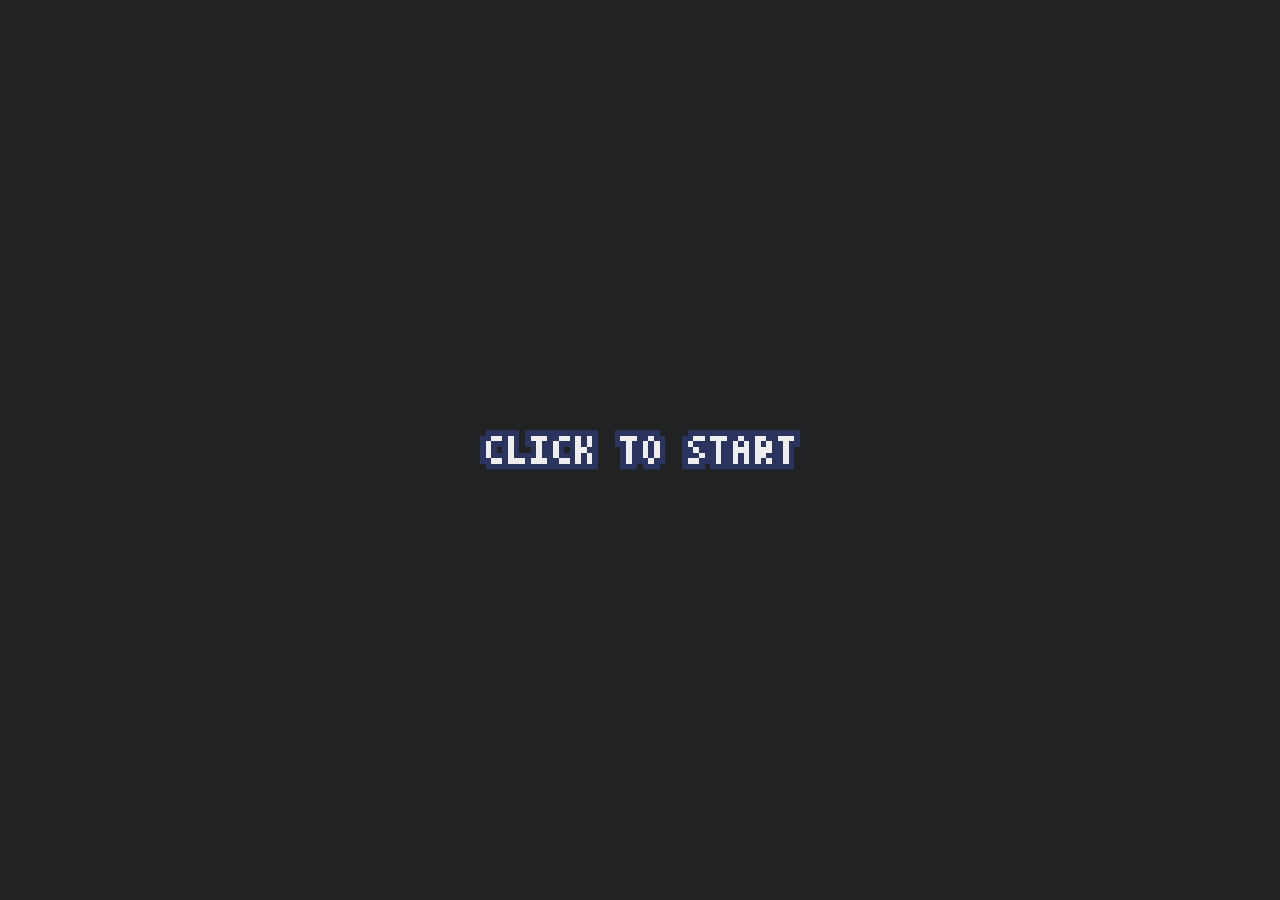
<file: games/echo-lab-demo.html>
<!doctype html>
<script src="runtime/pyxel/pyxel.js"></script>
<script>
launchPyxel({ command: "play", name: "echo-lab-demo.pyxapp", gamepad: "enabled", base64: "UEsDBBQAAAAIAChrZl0sYEvPCQAAAAcAAAAkAAAAZWNoby1sYWItZGVtby8ucHl4YXBwX3N0YXJ0dXBfc2NyaXB0y03MzNMrqAQAUEsDBBQAAAAIAMO7WV2F/wVeOw4AAPguAAAXAAAAZWNoby1sYWItZGVtby9hY3RvcnMucHnNWv9zE8cV/50Z/oetMp2Rylm1actMM4gpBdPQIZAh0DbDMDeytcLXynea08lI/Ul7Akf+Ag4QAuTL4IQUG5zYpCTBsQ39Y9aS7Z/8L3Te27273dNJdsI0Uw2D7/bL27dv35fPe3upVIo37/HmV9z/kje/5M0Nzha5v8j957y5sbvR2mE32zfXOVvefv9puzW5uzGVSqUOHjh4oOg64yTvesQaLzuuR04dP3PGIKdPnhk2yJ8vvv2OQc5fPDuE/x+Wo0cdu2hdCSakDx4ghJDjp8+bx0+cGD5j4OOp86dPXDh97qxB/nju5HvmW/LvXw1y4tx75y4Mm6fOH397+F2D/On88b+cvvAePJy7ePakpCFoyqaIFjBk/vHiqVPD50MC2Hbi4gXz3XeGh0/Kd/n89vG/[base64]/vQZDGuuh+rK2fLW3aftuRe8uZ5OlayilzIIbz7lzbu82Qp7M7sbU9y/3bn5BWcPUJuBLcExyZF6sP23ZAeteAa5OuaQHIF9GPi/[base64]/81Z7Pb3z/nfov706gdS0h2RmgWmB0YKOigyunuRquz+JT7t7c/eMnZ5wE/cyoz7Y27OPdjVd1gITYJqzT8w4OHjwwMDQ4cHuQNdmH43Qvkt78nnC0A52vAydaSYAOJ+zOwIlveevItZ6sqM8qis5IfEAI6jNXG1ovbQApnCZa2X22AMIElwfZDEHLD12Trz6h7EfLk7A7OegVMsiecTYPQQObTW99/DGbqz0SMFV1aGSM5UIJA80AXLfKLnPSImsKkVUddMwjN1jI4IabrNAu+aTB7RFd1mq3rCgY/1H3b8SQvqIt1MkBotpBo5kcyyeYCs6S59LMXmq0bxApDnDBu8MAVZRIalUVySncQUmDbWuAQf2XIk1TRc1QI7CqU6evYdxgjLD20hgNF6Bst5SsV8k4pX6euJInR0LRsyzPNdIWWiiL4qStCa7ZmiL91kiPFkpP30rWMIZ/qyuZw0ESN5OQTjB/MDsYGFPOjln2F5MhQrMOxTQFGSI5ccFXPgt2jTt3xKJCMdfy9Ol42R6rFInUTel2rAJNQsBCjetqIjKux6SDbPtO7wnJsumWbV/NumeTIqXypgiR4cwV92T3Olttzj7TAh5Gx/f4a2j9aaYNBKGSTm6uN9tpjMONo+r2ECIirlp0K7BlgbFwaVdssWBUvb4/S5NNx8+O0QnLkUvSazlwGxocIby6JtdutSQDTi/d3Zv8NygXT/1B2nTJ1vXqkXC4d9VCxVJWS6pnWVasrXgZkgY7gYr+EFC0zInloBF066riFLoqKBLL5cpnaYkggBY1EtVyA2CnMJg4jnQlqENTLsksrFVqQb2O0VFAXTKVSINUovrVbkwglZwAnNfzt715gCHoInpst7m60UkAnxZvrKfA5KYyuy5urje3HCxDN/vOhigbhRyeo7eGBXg7Yh18/S5jF0Hhtc3VGRbYQBZWAtAM8PoNw4s/wht+FAyHkdGYZZ59LzCZAnT/FWSvQ25bQIDCEyRtbHz7kbGVzfTpM0wDeqqhPBOCGv/3iOWfPsXFW53wF4eV0Z/pTEcxEXFR568lSEHFVj8D9Vd58xJvPhbXuzPshxAVID/8vATP+ncBU5VwyRDbX1jhbIIfhQZhLkAgstb+ZligXTPgVZ5NagIjcVjxMRD1HSYnaAXDDPhgo3i+Fwy4nAre861roKruG6wOx3QRdNmtBoiQnZws1xe9LvsO+OjlGBmOrhgTr5FBOGdpPIyPnKvGLVCzfV5Vvd6OljFzh/iQSmeP+tDiVzsrNyHF9MMvZfdTpG9y/[base64]//xCVYChYXwRQmy/eNyeew7IYmG9PXNXFAtQgitb38537j0BJW+wrSdrCCBW2s9ugUPxJ9EnXkN5LbWn53caD+Mig7UBxse1SwdoMCqhHxFeWCWSTSLokV8ppSatppVwUKBYUeFMkV6CxvVbeDA7aMSLZf2WC8bExK06e0gPIfI8wFR0VkhWShyDxg67Hj635+5xdmtz/X4Yc/oC1O4qHjCrggXBKpTGBo1uCgNkKNMLGmvVxV4yUAnLmTrNYJ666jEyGNmQnNXt5SPcPxAVIhOG9ITs3VtK6lQzBcTVCWMU3J/Qq8D6mLdDuBSgP4G2dNFAKAjBXCSTCfDWA3o5dg/[base64]/tWuROxkKJQ0gdpaXRBc0JWkRRqJNcNVvoJB3BpoRa1jlnAUmzo/u499qhTJOlBTfXIsECNDMh5GbkfiKdhNFbGHSLu1RiQFLzrRyT3PmZ53dKsahZqkEJ3RQ9xuwrZf175YMQK9g3EIWi5Y6+573pyMUbfPkg/Ka/Sg2KUVumztV101zcVDnXtV+vUMhDGL+h6nw1WeUXBt9/d5Vm81YufhlaODg23b0W614nBsIEunvuIQ4pClqDDw1KDTrwCJ/GV7oGSGJIlTsBR4dkhBJNmBahHzSisIsmPVIKkIQP2l/1NEmGtQnoop83qzQd8JYBwwRYFT53Mr8nvMuSX5DB6McGf+KBgr4wnsZCbzGqIz4JS//DomBNdVodfQISlkLCAy/3bQfkNqiHt1uT2GlxvBcW52a3vfO7P6aEbAnJ7/lsEpYt4l/SK+zPyq4oelwuismoQuzo+Qt0ehVe4Y8CHWK+YRHJydjwa0Qr10rEaLzQllnj3LBYHRio4uTSo1HKwHQKSfEq+5Ohx9wHlOPUuYOvBS86uta9jIXHhsbjS63zfEhUbqGwJ5KOc2c5Hd2Qx7OVdxDwS3vDmOrRgeSwglXw7oIf9fV1JJKpC54G/5f/A2YIy5anQDw2e7ePCoug6/6S2KpnOAx93utz5+guhW0LbAgz5WLYjJz0FpWkqlG2D4rqsJOPdJ9aQm+twCv5tIOuzII3/n95sJJAddyYAvPUgHKgeFG7gkjBQQHjvui4x84JBg3i9SEntBqTiQdiUsVw0Z7AocFmlCx/oBDRjYTbmwyNlD9gUJ5zk4/rZUsSxEkvhkhVG6mLWI5oskKv7SQRqP9IRqEXdXj7brFDPK1E9PCflcxUvX7EqSg3Ssk3RFk9CEqt0gcmERgxXRMubL29svVzmbCG0m4RrFnAbd/AfGKhmjvAT3IgFTNu5GqSRcbbi+UQh6MKDlEh4AA9MgogBUq5rAaJSsgq0H/qHpDIsJrOFnlVi/xp+UHQ/+JpILxqH7gLtWssEk/OF/+PUQJWe0LQE2BsTYXIoZz7eKX6MF33KdzX+NfXqJRJ2g3U+XEFxithyC4PMs/CTlW65JuIXkK34AglZ7Qbi4cUX0Igut4RDgVf1S5NAQOHnJiFgixA2fjFSzwA6zB7pBedRB2hW1YJuXA4fnnT3j7g0/4++nqHromiPq4TY5ydJxSYprD1uqPTtyQunH3WbI3YU8pN0UfL6lyX9L0xCDqW/0O9Mfko19CcnZpJsLDsz98jNhIX2yc1+noQsXkqMEX6D9ID8oWOAjzKT63roCcLKnby/Z4vivrXzzRo63+muUPMT6nB71+LIvupxqNNhsplcfwspvV61rQdTemkj+EXkaWGP6PtfUEsDBBQAAAAIAGU1U13AD2hpzQQAAMwLAAAUAAAAZWNoby1sYWItZGVtby9hcnQucHnFVmtP21YY/u5f8Sp8sdkBHDRKEi2TAqSFkQGiYR2qqsgkdhIpN9mukmiqlOPsArQsLVtLL0JdpwqqoiYVrKIDtv6Yg0P7ib8wnXPs3GATk6bOimL7vZzzvLfHx+PxkOoKqVZJdfnkzRuCXzQf/GC/[base64]/BIT482vdDSkQr2XoIPld3m/dcE19+v7J7cf2nX9knFkoHgxodKrfnwx9OjFaEP7NqeffcewWukYtn7W84zbtDn2p5dW3t/+CvBGwRvNWs1gmtCbGx2YjEWmo9CEL4RAABoFAG4zp7p5ZFlv9/vl2UP6pBRkd/fK9M0r9YtkzVN03p8R9nVLdOoqNeXmfXIRtjPkd3gN5ry/wlyL7xzZCOyTDGfgTz88SHLF82yPEJRd0OmzfyfQdY4ZO1ikC+Y5TONQSfvo2eZ9cXoqHaRXu7O8i1KDcR6Qaw9Sim4Yd+9Q/BDSoLWevP1b3T09w4J3rGfbRBrtfnkHcHLBG+RCrbXVjkPELztjnZ4fHI2NheKhKPRMB1vTnkBhxIZ8QW6mJHxX4BzIZUEHK6k/[base64]/AOyi3fbh9Im2mVF1kFty+mE6YKQiCj3ry1MHnQZBBzRgqDPiEtvNSxhT1/M1cQixJMABeWgb6VpYQdNSYZ75VKrYBoi/sI/[base64]/vNMaDrfBiwhoT7XDRnDp79ihdZLi3EDHXVfjpijz7kGQ6u6cbJJXhOvdilBVH8zRhelZykXe4LBPGt/aT3YJrh+/fWW/[base64]/0PXqFJlB5GMpMEQKn4YYCBsjE3ZZrO7Lsql0Yy03uBLaUxV8jYts2BjgxNvvFzMYjY4XOzFUFw2sBjyX7aZsf3kv7B1TndLrctMnC1NaSR19+nWd06f83Xr5HK5xtU3zbt3dldfMPqIHDt1Zm9rltFbjL5h9AELXrCZLTYzx+jDD+/uNFee723N5XK5zo7OjrHxqUl/mkx9+031AtwPnfzD6PEviv39pT7SSyx4pBFF+Ob28npj8efOjt+dO3NWJ33F/hM6OdtXHC7p5MTAwKBO+gYGzurkRKk4/IVOjveVioM6OTPw+5JOhkp9pePDOjnXf2JAJ6XBQag+fPr4lzoZHoDz8cEi/B0bLBW/hArFoZJOvioOntXJycFS6U8l0kt8e8KrdhlHuvnQxKsGa9urT3bWf2F0kxwhjWeL20/rbGYDX/vG3tYcqwcWYXSN0U14jWCp8d1C81bA6Mbui5csmGP0VmfH6JlS38CJP5JekqtaftXyLNvyPatqVSzfsSpW1fJ9PypxCmVZwYaSXGfH6LHi0BC0t4344YqjKo7kc08c8jnIKg6eHS2eQWmmY1Utx5L/[base64]/oTJJf75C+TYxNd2DH5mJjEnfQJvxub4Bc1tFOwVBY8YjPrLPiRmITReTS6TWG/zRvzjffzxDJxWDNvP7y7vrv6IrpXh0Z6+ODrQXzATxv1a2De9VVGlxl9GBr23tYc9N/FO9EJF64TtblOeLtuVH+pODo00H8KLHmEv3F8+H0DX5UGSV/x2N7WbTYzL6ZePWDBZUbvM7rIgqusTpu3b7CAcgFd/A81U7F834XZVLF828Sp5fs+3Pmu5Vk+TiqoIEpyutrY4Ied50f5YPSTz5J1PHHIe1Ug2k6ugtPHNXM6zF0Hpouj4V35oAGFlVRRJEIMrKUIz0Ah5YNGoqxbEWKa4kY+VCG3yPDpMwrkKyHkoLaAAti3gp1Hs4xusmCW0cuMrn/Yetn4aTENP3owvww4e5bvaujNyujbCn6loBT4wufFNSB9mCMOiXY5z49keagpcaTRr6L78RAsBzyVWcXriulqgKnQhFHR4LqShX4rEbYBd05KgAq90dMG+gIZOn2qv9gXYj+7u/[base64]/ElIQ6i16JdVT5q8Wi+tDlezbAu7R+BgEDgShNfyNKsMJwRYs1y4dq20UtpJgdjualYlKSTmgPJtNNMDph+shaa/8/Ydo4uNrfcsqDdXnqfBD/F1NGH20sK53YunoBaYDaCDaiEJvWRDKnxJFYRMqo2a0pDbpgPG4EhYOT3K8joKb0pBHpeCrRwNKFg7KfueDYfR3TwJ7b/xfqFx7SoY/8w/2cwTNnOFBfcZfcrqtDF3DYqCpQ+vr354PY8EgJ/fI5NZZfQxC+bTaipboA0X0eczwdYwNvjC//tl03fAcqrguMTkiSlJ2rg8XC36JctkIK6KQ62bVlLMamM3AK2GWIvQEBUmdRRrF7JcPR4xYvL2PSmOcPojJgV9FFEhugDEkq9C6G1G1xp//YkFC0j7FjMVUUFsbTxXEHgX7+BGBhCx3AAV8SlkW9ncqNUh4U8ebXmRYsWpu5DwRNftYkX82taMimlr7UhR2/nxGcK/GPokQYXoQ1anOw8WG3NXmk/uI4u/1CpEOBCBISBDqCj4gCznPoizBw+hCNioh6zJdxKQy2Abkh0tn/lzE4eEXrZLQ68GU34tjB1xCxlpdJMKCEpkV6+5Frjewk72zYeMPGegEQvizIdeymKaGLz8CkZYHn7RY6LjB1+C5RCFsYYnQhgYeoanke48K6pKE5Z1PC0f/vZFQEMnnyCayejQbgkQF+NpALQm7D2xqmhFRdsZvGFwAhpGBFhgZeEe+oiKVqiABbv4AOklmjaWegVA3Sl4nCo4BRuaJMmnsNOKZoS/LLtO2nPS9WSRUNUBVDTY/YBTysQj2037FlWEA2h6UmstPde+3bthItw3Q0vndCeDaAr00EUgwhXLBYzxEZS5yG44wuhS4C9FNAWUSQiz4JYmrZa1diVtOH60ZN2fI1HXUzEt/R+exOIOPCI4W69g44CuoRtfzXDX4EosD1mjZ1UEj3WQvuNiij/FZ2DbwvZxTeu1cNyqo2hlzDFnovxkvSznrdqipxn4gMPmGnjvaYmYmIS9nYwY9KGI/Zt2gfP52DZCliexgXKg6YJPdgq+jaEQ6QhfPBXKaPtIIwvVAqimnIA6NFZxJGFOlu+DvqtWqFynw1wWsK1aq9MBIgisa7U4qkahHaqHYNG6NsdmnoQ+g9EA6fcqEvIshIFmg4NwwTMArjaaOPpotGG3YAMvhxoVMGuv4MJf2oG088ut/HfooZVy2TYD92y/TNo48xT4qogYhYxFgFD4/[base64]/s0WdSj9+wQ99y+dlmMdoW5M8SO2S4W/k+c62PDqVasMF+/SoEUITY0QouPOeIQrnPKzgwM0RRxiZZwt+ofiX5IaTdRlpmlG3pYeJ+o91mcVzKPrfa9o27mU9syuPXujWMtrA42tua3f55sfH+8fYvS/ghLKkMTmY8wBc/fjiAuMfVwDkPago3yQB+r1Dm960WSsktYul05NaX3LdMzIP2u/QpoDI+drTdpVdaJCjPb96lN43ExkvzTn37VSBZ5CKjD5q3XsJ2V3CJ0fkWuy4eIgu4CpPnxu0B0wH44V6UoVKSETcBa5JbJt1Nkg+1329Rocvml2mynv3NKZORtmSU56PPr+f6T4wODRcHh+GjuBXTAKObzZXnYSrD9rtNRhd5Xsbe1qxpyc/Lddq8e48YPO9hg4gECNiOxJnAe8Iv6lFP2R1FwkPZQfx7Nq+4QExWp8oOqVJy5L/1B7xf0WXfwDB8Ye6BLs9C/klYebN59x6jT0me1e8chqcoaA1n9DxO8Ev4DQh2+lKDfQovbfKWwdLuvcvby+uMbnx49wujlxordyEtph7AF/HmK8rore2Vl425a7BNXqeM/gO/oGYDjaPCa/q6ufKa0Ws777dYUN/bmh2/WBtzRmsXJqd5sgl/ZxznIo48wA/jD1gQiG5gN/guCxZ2rqw3Zi+HMMGYYObMwwAB8LzZc9DIHzTzBDfzH8ILQs0fYMOZbog0BtRtY/Hvohfo9wGrU54YQHosgiDw9uscO2JYhPe5e+u77eUFRu9h61VUkkyt4C/mTvqjtl+1u+CkZFiESIUGkhcGwlMqIL0B9MeLQ1x2/v0CF/rrjH6PQDxr3qk3ZgF7rLDRnH2r5luMuQQ6Jr29JC86V9IwlDQRXiaep+37AMEXIAeJ0U0+IheqE11KtkN38q1BnV0TF8fLVV955/grBUvw+WVzdff2ippMlGnQG8CL6SwL5jFlKWm3fL5KC9vgtghFwZJibX9DHQqIQ4RqkxMe6SV8sORg+t1DICcmp0mefN7Lm3yeAiGNLxcq+rkwOU1E24+IOpN5+bhOyjqxSS/pSjuyA7z5x8QiB8jXmCzzNSTK8JQuq7tbyKhemKx8q5OyXavpxPandFKbqlYrPCdJDnQExnBejIr08gy2T2qTFycqNfF0ZPz8J7XqdJcUmJsCL1yA00ROCBV91kbKvC7vNDcNlQ6hA0/VtHlNHBgXacYqkk8/JaaozUeF5lQbyTJIQITLGxk/r5ORMpxsOJ3v/lVrhsaR0daq0xenuqQCszHRoFbX7uqL3dvXdUgj2pl7jv+7VxZ1kecX5gIRUYFMH/3wem7n4RKpHd1efdx49yOZOspmvocEu+ANmTjKZq6zYI0F/yGfChnwEKb3DVI7yoI3bOYxVJiZI+5RNrPMgoc8IVFCCsmEHIWcY3n4qS7SVS2nh3jWRiDjUFY1pCojDVhhRUxKVIQ6hVDsIdkuqg25i6KyZ/DQjYL558acTg5FIxgYCAcLKQMWz5+TER9Np0cOXOkBMiJFOxtrc1aA3RxOd4Opk+H4YWMZ9zeBNYUv0iMF9ITNINVS9hIBaaXfmGdjhh1kwVMIK0PKpoRHfEudblEV8zqlWIFJLTbxoneE5E8pNuo/[base64]/4SUxfsb7uURGtdhFil6fSY83WaeoQ5fjz/k9G3yIc3lfzsBaAgIQmE77KPYOONPpXUZJnz572t2ahVsLRb/6ExewW52DKjK7JORDDGXGXwo1OTNfUFuslYjfRPTlQVnPb9qgho4l15Hq3KDVKSa9OTU13On2PWAb2Nd6XJm04uTE5O9Q77F6vdnR3/A1BLAwQUAAAACACaAV1dfWhAAs0GAAB5DQAAFwAAAGVjaG8tbGFiLWRlbW8vY29uZmlnLnB5lVddTxtHFH1faf/DyFWrREqNbQIllXhY2wu4GO9qbdehLxZpnBKFAAJXLW+e2STdxUaEJHwESPNFgEAxNEQEsNM89Kdcr42f/BeqO2ubNSlJq0TWzN25Z86dc+feweVyAXsDehH0Z9bdzdL7h0A3Su8/AL13srlj5ZetzFqtaFQeFapPXoBesLLzQGdAL5yYb0AvANsBvVgrmi6XSxRE4ebt8bGJNJmcmnTMxqd+TY3gvFcakJOxUCwsk27ikgN9CglLfpcoJGQ/6UYv9/jIUPrG2MRt0t1NXKnbkz9O3BxPp0ZdhHxBQF8A/TWwdWAHFdOoFY1fUtfaUj8Oj309MnTNPZy+PQIZpk6lh8dGCdBdok6NXb95PUWA5kuH00A3OPvZWtFENl8QO6pa0fAS0H8HdlQrPukioJug66AbkKHlzS3i89S/[base64]/b5xOFAelqskcKh0k3aXd3ioIWjySjqiwH8Xjc3g70UOKRYFIKBGRc5XH7ukRBCmkOi7eruaxHCwViISXC7e0+e2WL0dMpCt/FB9TmNu3ujrolEI85Nm/n6cQOQX8J+j4/yVVgH3DMHpQXXwOdra68APoY6CZkKNCH/P9feDcOp8tLvwF7YBX/BEaBZVHTQSUmJ3s0aUDmiiP8ycG+9ewt0Cww8+T+e6DPgT6trLy1/soB3eByOfanXCiWreQOSsdGnbQ/3tMja6e43yBu5UnGWt3DlNibA7pomTNAt8vTRaCLXCEHKGPW7CLQuVJhCeicA10UgoqinR4IaSNdiF02TaA5clb6jepCFugs6IXqggl0CVjWMt9Y9w1R0OREiGtTp3jZgzjWuwLQmbJRALpYLj6yfjsGmq/OvwM6LwphKSpryYSkRUKR3lNPb4d9x/mu7AB/aa7CjoDO8hjzpWPDmpt2AoV6TkX1uOv+W5y7gesyT3nqG808bXPGVSuakHFcGpqvPtsBul06WgT6Es8SBUfNgbEqzQLdA5YDlgVmAL1HPO5OUl7dKh9ngG5jrmAqcE4JKYQ1oN1zhlGusr0LdKO884LjvgS6DvQOsKwdEWfawk8U/HL4X2J8DPo2IiLxfZyyF0BzvMblsV6wB5zvwWdOADKsvMOTna/jt5JgdGy6Su8iNZrH8DO0mrln3Z/jFWIbmO2FCcU5qn1SVE4GBgO8xl244rlErngu8lxlR+XCXV63d3B/touIGfolAZqzVo6B3rFDB7pJvjpr/Pg8IMMm00M/8YpOxoeHJnG0Ya2ZQA1gpi1Pg9BHGebznMcpZ919hc54WWd5dvNA8eY/R1y6xg9jvfL0FZ+uNDUThYAWH/CHHbfflt16+9qmYx1P14rLJ1t7iE5z5dWMZTxxpNm6XSKa6+spR/PO2Mvze7WigfpXNh5AhlUfz2AtputcDJ5OyGsL6J1md1Ox7fKT8naSE/ONKPjDUqAf80gUItL3WKm9oqDGNZUL5xOFmCzxci0Kfk1JYFG9jF5x/NyByd3bF0vW552ikOgLxXD4DdYBTNAuUVA0KdKLxiuiMCiHwwo2HK8Hq7gsI6LXKwrRfr65jzcNPmwXBTUUQXLey6KgylKA99QOO5TGM8OwB1it8dfE8tx4vYA+x1Pc5N3+eXnBbs/98mA0GZZ78EJe4C8Rd788yC2XyOlcakzwjaJKQW/SH4/FlEgyqEpBvvpiHUurd3gHGDc50YKfROPLG3BxtRUrrjqBEp8EiqsNlKCtlgMHLU6k6CeRcHUDC1tPK9YPLUCqFJCdhv/IWGrghxXlDP7V83z8zVOKBJVWn8B5PlebQslR+axQ5zkNNpxUKR6VW53U85yiMUmLnUtdCvTzGgjsCF+L+grQfP0Zjdd7135d8iqSP31+0Lw1u489mIPjY+vdOk4Rrk5R6f8/6mhyLK5FPisK4p8jCk7wcwv0vymF/66nbpDh1Mj1C7dSU5MXvxUFQgiZSKV/nhglQ6NTdfxr6dELty6SG2MT5Ba5OUr44lOA8YnU5GTq8xjj/wEkOZEaTw2lW7BcLlfjwfQS6J+8bvInGGOlw4yVX64uPKwuP8LWMjtjfVi1mztvR89Bz4L+CvRi5dFm4++eT/C7RLyXL5GOj2n+A1BLAwQUAAAACAAoa2ZdC6Mc4c4BAACiAgAAGAAAAGVjaG8tbGFiLWRlbW8vZWRpdGlvbi5weW2SQU8TcRDF75vsd5gsZ5SScPDQw8aAIWkQoT03bdpDkwZMlRBvO/OnsOvWg0WKBBoTglK6ZqsmGpRVP8xj2+ypX8Hsbks5eH/vzbzfjGEYEb8G/4S4o8FeePoNloC/gy/A++BB2OxFqjcO7LDZo8UMQXpQfcg51E1mYYGi7vk4cHRN125/H0a9w5FjjwMbqgsVQNlQR5CrxNEHX4bNz1HHBZ9AXKgO1BXkE+RH4nLAA1i8Wy0/LO/U6pXibrX84Pkrmp9/2aiV6gRuwWKot1AK8jUeINdgL2x+hLQgbrh/Aj4G+7qW31g1c0VzY9ncJEh7eHoNfgN2wTbEjTec9qAMrLMlAvu0+GhSB5bommEYca37SVlaIpqju6bgyzt6MzDsD4++jAN7bXurSuA+xJlSdHRtpZDLFTfz5pPl4uOnhbU8ZSnmSHOUisB+1J2F3M5m+cMzK/zTAvujdzeJxgsPfsUwLbkn81KM4C7YD5uxMQ2EOkiY/Y1Bch+8B/4A4WQtc32dsrRSqr+oxruYW5XGdq1CyaGPofrjwP7PYUpTGbcm8KVN+cZO3NtLz5zijKfKRfIQHtijZ4XVfHKFSTykHXUc8PuJQ9ppNV37B1BLAwQUAAAACAB8NVNdLR7Smq0CAAB5BwAAEwAAAGVjaG8tbGFiLWRlbW8vZngucHmdVT1v1TAU3fMrrjIlrZ/rtKWgqu4GMzuqopA4rUVeYtlJmozAAEhIINS1CzsMjG3/TdVWTP0LyE5e8pz3WgEZYud+HN97fOy4rnt7dXbz4eL+6uPdr283P75ev7+8O7v8ff79+u3P2y8X1+8+3199cl3XcfhcFLIEGeVJMR8+RduwzHGcOIuUgpeRLHmcsX0HACAMVVaUKgyBguc2LgK31a/aTGszz3jK9DiPmnAxj4uskHpyLKOal63rOwYvYSmEIc95GYaeYlmKoEHQIqgbBHWLQAMgMOkI+mS/q0U/OgU3qBtboCbb9mqkbqL9Ha4dodcA2s0XRQM1S9uBpgygXTm2qy8N6KLIgcDnacriUu2v73fai+jpVkDh1ZHtUyfRGxamMpobNxkpfF1JVVr8xUWVlz1xCoESjCU0wGQgkRJM9jp+qRfsIth+5iOoxGkkE/oiyhRbKi0tJITAcy2VY+YZ8CW3fuoGaK8kXOU8LeTcmwUIAh82uuXt8HZ9OMHbwNO+DmCZYg8h2HThSAiWJ95Crp4to34lPfC89DZ02/5gjk8KHuu2NFn+qLMlkSbVCsFZIScUJVyyuORFrqnqu9//96JHmI0pRQTvaI6e+ghmKy5D366PICDDkSGYbC/3YTTUN9IpaarAicrmUeOt2IfcEbhIU8U6ipYQeboG9IACsWmRrKxkDgQBGeyiOGX6sAWwuQZjawv2nEn6ZJNnBgF1QONmr3ePjcQZi+TjZxN3Mf7fHs9KJFHZsT5RjNBKscFtZgRuYJOCwHUzsbe9vZ3Y696xuIdsr7nbZhSCR64d8VBpejt7iEMgR4/v8uF0k1dDTB3jEZPR6X9xNFZ1AGK8wbdgx44zDOifG054ecKkR/[base64]/PLJf2HrnNPdt7tvX0mGzLPPulJBuuq32336vL/EYrH1e3c35j+uLd7xvcXa5w9qNx/63vzz5aurH9z0vY82VyZr33j+xPLq1JQ/sVx7esmv/uRX7/gTE/4EPPcn/u5PrPjVH+H/E8t+9RF+WNhcmYrFYtu3bd+WGSnki2U2ki4PK18L42NuFr4PFfMjbCCfG8qcYvy3+PZtjDH2RmfXib7jxzo7f++wN7o6Dv8B/vlTp8PeOPr7d/ve5v+edNgb3UdPHnHY4aNdxx12uPtPf3yjq7Pvze6OP3Yed9jvjx7tFqO81d3xLvy/s/OIw7o6jnd2953s6D7yzpG3RHOaueudN+XM+Plkxzsn4ONbb5/oozUc6fjzuw472t1x5K1Ohx3r7Dj8tsOOvd1xvLPv8LuHuzrFF2N8duydI39w2LE/dR+DNt0wQ/fRk2Li439412EnOju6HHbiHWhw8u13TnQ67N3Orq6jJ53t2xKwZSc7urr6Dr/d0X2ctbPYjkMHz/6up/fVGGM72O+Y7y3V3pvyq1dqs5/63kd+ddqvLvsTD/3qD3AyFa+H9bJXoZlfnferD/H0rqz+OOl719eu/+x7F6C7t7h2/WntwYXa7DebK5O+d8+vzvjVau3mU9+74E986Vd/2lyZ2r6tsxt3sfOP75w40YnrORfriR1g8ZTDkgmHxXrhS4v49ip8SzoslTgPq7XO53uLq9cu1r791Pfm/Yq3emXC9+7UPvzI9y5v3/bHd7q7j3YHL7/nL3+Jbd+2g23MfuV7cxoweovUyfdmanem/OqsX53eXLlxbmP2qwPsXO29v/neN753F1vcoqYHWO3iU3x2wfdm6dn589u3dXe+2dV5+AS8HZ1TbE/sADtHL0lv1JJKOOJFxTs6/F9lB3hTsUHn+bnH/vIXc8DQeC3agKHxWuSA57dvO/x2x5EjnV19h492HeWnko4dEGDEYv2xAxwSYwPwEcHx/PZt7xz5c2f38c4+uDTU7d9iB1gsHXNY7F341A+f/h0+DcTwCGuzl2tLz+DMpqY2VyZXL6343nXfm9+4NuV7z3DLp4wT9b07vnff92YQNgNssn1bVydMj/Om5Lytct42Pi8cOE50069OP//5Y9+bWf3uKUwHJ3rLQFKbKzf2sn1svw7y3m3CbusX79cm3/e9mec/fcoBolrFwa8CyMM6L8ArVLzX2Ovsn2EQ0YWPoIw553tL4b7btx090vVu37GujhOd9HJ74RrQ27kDw/kYXI19+Kxfe7Yfnw1oz14L+o7nz+Cj14Ou4tE/Bz3xEZ3V5EW/emn15i++N4lX5UO6J1GHAzhf/Lp9G6BjWv652AEG4BY7HzvAUji0P3Hdn1jwJyZxKx7C1+rXQDwQYdSeXgqDwfMnl3xvEY6vemXDm/a9H8UlP9nRfYxm+leOLxB57JTIw2Gxf1KRzL/wLxyt+BNLSIQ+lTOy/3r/Couv/XDBYWs/XIBpn3wLOOfq/drs44Rfqf4r8715ttOveP+En/6FwRYoe0GrCi5UTxxxNRADuIYqWk/0Im6DeT6BV/UW16e+h7vx2QcA8d6F9anvHbZ641P6iBCCxILe+ZXYAZZ0WOy3cnPXqj+tLr/nT1zzJ74FmK4uba7ceAUx/Ufzq5/fAlQ3dbl2+ZJf8X6Lj5/NwDeEUDqBzZXJVobvswSYD6BzGlHiJd9bWJt9hugd7ur2bcdPdBx/B5HrASQpq9erG9c+hq389mu60rXbjzZXJtfuIS3wbkly4FeqymVYxMYf407P4KTTAsS+gF8BXPghwfjiee32I9+bk3P5laq4b0vi4RRdre3bOK2Htf5fXGvtERGqaYQ4Dn20Phjo/gN4bW8GQW8BbrxYk841MH/iKqclE7drz2Z8b4GP7N2NfAFvCZc1C//nW3m448ifO2ArU7i4bzxscQ/ecvoqLgXeY2NiHt6vemV1dhZ39K7vXfK92bVPlmsTs3hLH/rVJaD827cNukMsf9YtZtOFeNph/YkDnILEYvyAF2s3b67PXan9/DWLjzls3GGjDhtOAEBvXLyMUxLdu4BvP41sGgxRdMtnijmW7kn2soOsH/7Zxfp7WntZOjdIj3exNHw/RL/S4xS1TlHrNuUxtG6j1qleWv5ANl0qsWPZdNkNFm5ylepJSayMy8V9BqhmR48w31ugvfYrVRoLQPX6hzryn8xmRjJldoglEQUt+RVv4/plBPy7eAmm/GqVZd2hsnbqCL9VPI7bNBnCs/dMToabecGYLOe6g7DTrJU9X/4bwFmlKrjqRTYql2C8FxKxxdWrDzZXJjduA2oiEF27d9mvwisjmqyuXn0AqJsT1RmGs/F5vDl29AhnuWF5ACh9fZlcptzXFy+52SGHlcccVh532MBwOpdzsw4bzQyWh9tTDg7UnhKwBH/QYzd0oA/jrJ13N5rwsVi7GNX4Hadg7TSV8Rsuvx0nN34pugNl1s7i5TG2EzlhtoulYPbg6z6+fPGkhbU6rC1hDFQouqUSzvJmOltyzcW5mVPDMFES7qftQG/UOSh/4h6SOkAA61/Nr915uvbJPN57bZJ8Lgu7dySfc2EWouQ63wAQDUyM4GngeCeWkXIrLIq9FYyLLPptxE9zfrUaXgPdgXaWNJ8D2ONj+uFfC8V8wS2KUwYYSg+UM2ddhCAVPjiy0DY5X1RGPUSjiit/3M2V8kXlzkfLKIC45ZX5HVwgXeoAMmMw+iBBzNS+uyTQZySuABJZ+3DG9z4TrAgwrsCBXJvmKxH3WxGPLiA3+5nv3UKWaIYWD2yeN+l7RNXn2dE33/QrVU6svevwVFvmfcA1FQ9FrUltmdUq70wzm/jQm6cl+9VJ33vf9xZWp74jPMCfVDx+BP7EMh41/IsYrVpdnQGeDtgPQo6wEUipBBkNJPXm0MY/AksMI3TiFUVKaTtP35sGroNv75y2jci1sxPFMy4h6o+R75oBDM5JsTYdwXQEUniJu8JPoe5lobnVq9HlnnXVm2Hl0ivV5z9/HCAD0LRw8CRasD53F+//rbUv/46Qv2Bl5gnMAZyrHtw/yQsSOAkIpNHWfryBKEe9UEt+tep772sdEYzwVgYcUW1uGnk1IEy19yYAaCeX/er0/zio2UhLq05aUg7b67DXTFpSzp8ZGM7kTrF2NlTM/9XNldxyPAHw+nz5kth/jU6QfKHj+hmWZJzvqHirn1eQvZyhY0VIDQDj93kVY8IBVqoG8tLxxIwifJpYEE9+NmCV5u/73gJrZYRWiYl4/uQusRsILEt+ZWb9w5/xKn26OvnEr1wG1Pz0Ej3xvbvPf/4FT96rPb5bm30IbPLU9zQ7TUfYmmM1XVOQyZ11iyVX44/+jb3L/l3ySFt5N65sqA9dku/[base64]/6+UCRqSkp6uLky2ZLyJ5ZTgKGfTIuWSyhuGGP3u+kRQD2g0KD/EHsAEphE0Xfm6ca1jy2dCJqQR1V3l7Rd2AnZkeu+9xPcyid38cMtRNWLmhRoDp7ND5x2B/vSZYVDtRwNzvT858trP/[base64]/UfH6JuhDOD9AY28WTp+ZPK2uMrvreAarUHNFpzdwtFKofBuzq49nbF/lEqgJioGkcKw+mS254M3cWxJL9o40m8i5y2KmS2nphobzIiLu8IXF5YIeggxMD4PdUb6poZEr1RL8EHUNaL+DGdKbnsz+nsGbezWMwX47EAUr2lNbhP00gwF2Frbz5ae3wD+ehPfW8aYe4jvCQ3/erHMfOKIQC0416aCKuYPotkppg/kxuMj6TH4un+Eh7I7pGxhMOCb+OJBNtD+48oY23q4gYwuYvGVTEp0fhAFuhUK9vJ4riQXerUIWEZTpO106maJyoOlLXzxvlSBvBkPGkOMzgm2iCaTe5G6doPrRfYBdg80CFuXJzdXJm0QLPQDXPsIsC3UMyfAmZbgK8KgUC9lAuMC/ArnwcMyNrCEtA/[base64]/wIZFGotQkSQfqq+oVIVVflZqlF70G6ukhxmnhK2cH23XQk+oiwlJ79rBWMUN0R3tbU5oW98VC6Erl9CmN5S/mR4G9wuc9sZF0Iaaw7Rk4jVwc2iTYb9rRVA/rTufG4/gDPgXHAzaUL7Iiy+RwQHUCK4EZikmuo3ZnDlnGqyAbnoOxzo+dg4nOM7IoohbjkqQwB9g5WuyrufSI+2rveSA5BtCdKmZA59mTzZTKsEhtcaZYUgBtvFVgGczni/DDufOWH4hpDP3kkiRhHW8kAy9PIwJNiBPbkUDzXGxPDARjFgOLvtatVMicti8wn3NH0+N4fiCLhzQ5Q2VrtyxoXKy/9LvZcsT6VBslcv2s9vgucP6sNvswzOwPZTOFYCTF3Dqn605u1W5+iXr9xZr3Y+1vF4Gx5dI9Wg8r1RQjdZ1Fg+PNEFHTpjfNYDe015C/IUDNgTy+OA3wpXMS9IYIfc987zYYZKo6t8m1Ph7Q0SVhHrsV3oiB4pmR/iyenwosEWZNba3JzZXJV5ABn2apzZXJ3xLTy/[base64]/K4EHYJwhDCsagQKIZE0KioaH5H3ve895B4Hwh2o/qr6i/nTzdxNieMajlgqpEdBgUSuK+Yuj2XKfUILraiCbM1AlRg1ThbgRl53zr/gQ5WD2WE1it8gf7BUaxKYDG6YSqNApCldQSsRWMurVejRnJlcaFH4UAxoyR3QwIAtytyvcmbELfZxdq+dDWYGyirmwp9LMYedOx/CWPQbwNPA8AGWRE5nYBhYndDICHAabRW0L0Dln1dqd+bgbqE9F/zYbj00j3gHq304s3qdvMS4BXFz5UZPLB3rNXaT9OjMsrMztffmNybm5Z7NIw8YKOpNi1U228e10YIIKRuUzmZjDuvphd0JOiKTJpTRKkEDvkj+oONpvJ+2nxDfurlBc6xhN3123NoDTgJUSsX8KByHmzsz4haFaIYcqsklY48x0NPrHYr5UbMp/GWGoGV7O4sdi1l+Dt/GKG8CBabUv2J+tKc81gveRbsVllT8udlgAZ11F6BdZY7wGjVvwkzVimaq/S+3+kyOxdL9A3XXTwLC7nSh4OYG4+i8w18Dzirx0gtQ3CMjliEtN9yZQunRMzCsAJ36h8tm7cxcMJkW6/QRLhvwT9Pbgt9e/iw63jgcdRbBfd5dcsuD7lD6TLYcjw8M787mR91iPOGQeSiBqECsSwDcSy9N8w3e2hK1rnBgDtrq/0ELjR06eDZyD9Hmg36Wh1QP0oOam/rZwE09Grw0aVe8BLejxQ1bVaLugg0n+rqohLjFqOl2GkPB6htMrnrU15uZy+494pjgJAaG66PF/2iAl0GsV44/0tcL0JzD9r4kaMCK2uuuiKsTdqcHfy1whDlbouYM6PCvfgfQWbveq6KiQztM7GIHd+VtuKNsvaGFwK+N3pKqu17yf65LhFA018akTtE3tPkzIp/nusCK8v+vDBm/i4bGgBFrAjaUjUTf+YhRJQ+nImfsAHvYk+xFDrsneJLq7W3IsmzhdUejXldhIn/1m0AxJfWOlrSBYmL0xpIIlXpHoVFd2dcTNIaFJZtauSpWSKPj5soN8s+RDjmsBb2KQdf4ADRgqM1fvfYTSBdC9ANtJ0og4Pol1MtzFGax/tUMhO895i7PG7fRjfDmE03S2MGeP5tm52JgS+UUsGV/QkiIEEFDvkI8cIPs9/MhAzh4Pm6uTMZAMx8DP1a0W+In0kGhWyLMDf6WujRYcAdAjkC9tSLg0LsJEUdu5ZmcVejAs4OzDxCscf6ZIeoMJmH40NOSAmgHKC2P60/R611+a6U2YxZ4UtvsamcGvgOrUkQnAXk9AuhSvYmwCeJMjkwQ8AW3qQkbg2LF5j7L5+RY58mxAfeoxPQGND61mNkAy8QFlOqvW20P6t7Li4OG/AT6DAzAUfw1U8B56Ulo8YG+Xt7DzFBZH81hO3dCZ13KjfDbNu/PKL8/5KQUFeXkV6+I64Q46SWvE5i0n02DgBXzKwTyFPPxESqSHrA09+L4+erzp0+544f3IPB0Q4u0csfJYT3WC+qn8Git2l1qeDsUrPu/93qoSpEAX9DhOSymwieSBN4a3gEgXTyQVwvvRuObFYa5OlcMV2NcMTnxi9yyjGNeNENhYnmJJiR5WlFPplfbKrSHY8Ahv4XKPnN4dFhrQr+VsEqSv4UmjqY2FkXitvC4DmnscBJqIzUAoAfViSbXyW+u3JARUOCgB7d97QeIfFubuoikkht/wEMKHFcnlQhNbd3pTNFhqOvK5BSmKVN2R0pxc185foYWCEStNjC2oebAWqEuF2LLqpcVK1s9q686BwSDsXZcNnJy+AHCrkJAwA0xPeleR3/QD1xJv8PSUZ1gZ3rS0Mp4hj3hk3E2WlTHjSawLrcfvQDebQrXNsIbYvoXwRwqz94MbVaj8nXqqw4kcIgwrP1DsIiBPuq9Cf3G2nlAT9PYw4BW1Vgo0BF9jW7Yly5r4h891SHOEtuDIVEQ9cedNsm5DECiNvk36Y4uImxUhD4XOFKGvNlpOuQn1m6CGyu8pF/xWuUT8uiE563I+6bbYv9VuQvRxXhE79c+vFybugw+ooqvBZiZyD0AHURVn3ka6zc01m9aYTCD9zL92xMOI8V8Jqdq5ux4jIe3gGWBDl7/OXdmpN8thsWa0eFM1sXOFrxXKqeLMOhIJheHJg477Y63Z9Mj/YNpNnCAxQd6Ur0OG+hJWsWrU8X8mYLDyvlBsBr39DqsB0e0iPsw+u7BTGkgXRwEwaGo+mHpa4XhotTMYHxA7/H8YH53IV9QXUpCK5OiKnWLEhDhaHL9cAbQkpRbA+MQND4AjmDKN5x8F2V+4N/ANc1m+xB/mSE+dsQJRO5Rrj9iueIPt4C/obUxh4gwLwd/AG6sHSNYwmBpby7jJkr5YtkdjPPT3xLEcGeuc+Vx3PY+weoG45+PmFyLsgh8vtohdlug/GCUBDvUzlrDQ/WTA+1Q7Bx/6fO/icEZiZARxIahqBLxF+CBHhwIDpdfO1gGdh6KnYPfzp+jX87HABNCn/BwaAoFq5O2AfU0IdytqwcaBuOqCG99fnJtEQj2RuUWxrpjmCN4AgADjKEgn4BRFFDfpNqRnEogoHb5ku/9QO5uWiQ6ReljKC3POoRu94h6L+N/mucRom3Ax4pb1OXae49rH04GGV/II0MxriJfcFkGvCmaB3j/vtE0Gul6eoQyTSbakWZlLQONfErJMehroCVVrNHF/GiElpIOiltJpW3U9J6RTjk9oEA60BvqhGs3ZD28haIBAtbus8CDhLE/DVF0h4puabgPmiK06zyQooe1difX2z5qoTnNKtzWuYIMsEJm2xAQhFsn5w3Os//Dzg1qPQYj3sj02Oo77Y5Lx4CeQjOzoXt0EP8FBo5e5QzFW5gzFd3cILhipHNn0yUgGYr3qbal5IKKG6s78RIMiyswg6GbtjsCTMWV9a/mJderuekKEMHLrsZ52eX/SJygAFxPebyXqyvxu3i3HazF+GNrl35cfW8asMAvX9S+/QwCVZ7dq703AbqKD75ee/S1P/E+vN7EJDlUhEZQ9+2UW+4rlYW3gLlb3F1jHv4DH+cFmeCJcmnAlGGsAEFnWu6ysGeM6RHC85uh4+bEsu5WSSHgz3ANnu/dXf/lE0CHKoMYdK5eUDujxwe6T8J+vI8NnnBnX5kHBVOCCF9RElQneYCTt7g6c3HtEQADvLkMwUU8bDpv4zaiGh89AuODCBoOG+Rhh4m6tyrBM1Rpf3ykgoj8d1gBw6MT1kumqWy5eziuiV++PnesXEzz49ZuT8lNFweG4SJbwUCHKti/ygzx8RwWK5cRSH7B7bkuyRQE3gJ4zNty2VnOGojSXW/t0QVtX0+748GuUggPbS3byV5vtKkvv4UwfcMN1H6xbCE48E3c96tfs9dFULK3KJP/gb8hbiRGon2h/[base64]/Za9gbHQOpdAh1n2UtfAQvtkOKTK5MKrs9B1qVjSq6pbJi0yq7Pa0Hepu9DFosATpGwnAomyZNCYggHwRmfhW43UUZ3WFqd4ssoN4kkIPpY9OXh/QQbjbrsL6EQ0oFvgp6f+0yiXvccFWcI3HLfbwvnwMxpsHzOiwOWDiTO+UwQeHUjdBRMbFjITWXSSTBG0wftDH/bCys4LC4RPaE6tVlEQQJSDLXE6IToG9VBwuJC2dG+sg31qAIyg8mXrL5zlrhkX4BQzcod9JjQMdwUTrtQg4cFasDww4jfM3dDtqT2qqgYV9+SM/TYNIqpEDWzBc8LYWeM0dXPiNhe1JZv4vevfe/9asVYRBYQGsAJN/QsKIayaa+CVdm9PRqb4Ci82g6Vy71AaBs5U0opxDPzwGB+yCfIsn9ATXmkPqOZ2CFoAsyYXphH2TM7QdOxWFnY3b0iPl6XDrC1xPbH/aNDFS58lRVV2QDODBrQn8+n43DiAnKBJfNxgsi446ED/xd4RHC5j8cC+LsGnbmB5XPgSYeZ1dYBe3MkolEKBjrbxdXrz6o3fzSiMryq1OkfK0j8YBx4uevgVe/Con7QMYAncPNupINIC4t6F4FjswQS0K8Y3mMHaSwQthCejTODmL8oT1kVyoOhMQW2p/YDi0BQKZEEl7fP3JBuhAZWhImbIJIsE+WN77AjbxzDaD4G09DWSij9mXEpVLSWRjIi+TaYjp3yo1ncuX4OESKooc3KB/L8TiwzMOsBcKwk6mE/BWVrlZndH28MXM8UOeONjce/I1n3OygTE2icBmwSw3fENJoiNSOEJkQTuZY8TDSh8uLUqNGeE+7/fkzZdP3nysPlHMLfixDQofyWApz3jS/D/+408nkSplBtw/zC2jAaMAixvRIICRVLO+p8Hv1zl2+esSZgpI2Xw6GBW1/vmzeGlLWwSWI0L/mz5TDnrCKF6xICI47YkF+Z8oqQJEja185X2gGqlBti/ZUjBOjdCOYGBMEYJF3BFJS0i1l46z2dG51/rodtviOqB61dhShgl8YIP+/g7mhrUOGal+tsx8WILAFp4TP2kKUpIxYlwpxVS3KdFE5NKSwWb2yer1am1zGRDzS8e+JyGELCW/C0qjRC3HWgnQOTJlRZNywQCFYkA1pofbRCuX90IDLLpaatkwQY3kiiPLL6LChsyLOo/SaLkdsmPK6CxQsa5PRJ5OQvNmveKnNlRu/jWA6k5SO4hVmlZxFMgTlGfhhIUJLhRes5pEwk0eEj420z2rmCC1fNE/D6HtfobLoDkKALWfEUKZYKoODyUA+J+mKsmI9uwS8axy7oFIL+oQBn35vsVZWEFkiqE2+yPTB6vXSeA39/C27ptFJCREmlFEjrRU+syLCukHYBiVWnCwTDjudyQU6RlpzhHnfrtPH/u2Gbj+AnIHimdKw3AYISQvxI095xmu0tEWBEwYoL1izT4N7FqUfh0TiakfKU3oVtWM8s0AkmbFeaA41Rk69TC6HfgxxeB1yX0zuTu6j16Os1cr31l6kDSn+tY1/bUBlcA4YyyA28vkuWkZPW+/WmVDqmYwYHF+IPrY2GFzAqgI7IC1Jz3sb/CL7L/KP4zToRNSIX4mgd4oYELrsWqZDTIsDztzZdG4wkzsVcDSFonu2rz9fLudHHEb/hrkbkZUvyDdFVSN4BnjFS5rFJZezsfCZ7111WFAkQNOixoF1dJCBTBhGHzkcJZqXJrzLYCX68aEcG83owHFBpgr4T5iq0V9JpoUTWTduiby2nIxqt6HfBWw7OgyeMsHKdDDNOJJ0GtG4SEQtno1wweLAxCJFBY4LP1CWNgAFeERleNgh3sh22AP5XDmTU08Z/sp5QP3Yy4izBDtscLCApUHLVM6jNxCkoMJOg+MA18ndSXLR4I0PYRN4EIdNYZkSJbKAq5QHEgFPbYtUtxCnyoSAUjYJAeYZMAEHYGmFRDr750+IgEK8OTP5oDlKlIiOYYsqYBJYoh5rgVtelGSKIhPFjD0ThUiiRhawrfNTmSGmAIHY/ebAQWmO6qD+UpwfVAuL09kr5wm8TXL3fpsPLZ0ANAwdi6m1h+C2rZ0I3FJZwkSE8JOejrYO/V2uom1mCtVqk3u0k6tU0St1af372zxFufcVXv1JQBZJDUNQcmClPMbi2ue36i8ieA4jB3U1lPakPOHOjpQ6b/[base64]/OLvhaqbVgFXTFofDH1dlfvjKh/8UIoGCfyNCAz6hhoo4KkQJVecOeZG9vxG4EJ6ToOHNgvCtlBAeLmWsN7gCzqtce3yVSjU3IWqBds4oXke4J3XUjCqooy2oEFVIXQbXt9J8D9QG9jfqK6IMPJxGYT174Lc1XMUIUGpqReYaLl3rV0M6RByPpzeU+iFxSVpst/pgfGsIkKWSGcbMhG4wZf8EzsofTT+GvPFUapRBWqYAplXD3KjVCopwnh8owUJSBOsJv4M4qGWfQ/fDHKfk49II6J0zm0K2c/Ext9hvaVAWIpa8k+MhgsshbuAnw7nwMcEqH9NdEuIIszkSmMPfP2twyqg7g2gSLoW7YFPLmgoFFFIXSZ5rnlTq8RXQCXcBSBZeQSlRwhLmALPLlLikj0IFJZzpa6EJt9gMcR3H5hH3BbpjBaB7Xfgs7kw8+Lw1Vm/sFEvTflaUOpLx7F9dHE+D78OKBUFAQlyg8/W9/V/[base64]/5HNCM7VEaXSs3JW8mXv37/F7B4o0q49uAjxAzAwSov+n7gGw7ukGDfrn1IOEGPHf/frYjhAROqG76ujbHqbsjBu4SnjUIucFzo1/s/[base64]/xTp6h5gps8IfNZB17nikCH7ty+cotlrstwXFaLPL1fDhDonvegE/mX9FzaXWzuveHWg8hwrZ/dwfDqs2EXxjtBstuOdACzDIbAf/jsGxvKISr9LbeFlQZK+JVckV0cwtEIWmLK2pbAYv/qbG+PItxFiA5wGZjKZtpmUNGOvlq4tIFhpReWlp9WkFqyw8VKJrwXEqpNWEyO/VJ2QlnIyoEmZWzNHeEzME2M0X2kZEUC4+CHebDEbcHmqNEMIxTjODWZL8RBx+qCvwz0lHfQbBns34cdJRSS+2zZUbWmyzsG6ESsJRztMFyCJk+LsRA0Yh0HrSWyhk+vQpzwDUCh03V77Agm73oEotMbJ6ULT1gLHiF24r1fcKasKh/4AqztlKqWEtMvE+ohArRXdgUmNig3lZYAU67EepOVXbE8fir+cNPTm4UBuBBcbIlEQ4KA+XEYaXft3qwq81LFHBADgkYYDwjedeRvA6MiIVpmvh3YSvNlRmsCWhCF6rhzpwt8he9h+hEF59RKjRmh9Voa+BF7jmSiHa8HeWBD1RN1cEhokuhhNMY/58Cr26hU6xl9ZuPiIgAPIcKhmpShiRVEItMk2jg5IPKHwoQYiUryli0PbiwrcGMzXGVVJlbHKQ9ISiFijQoIyG11g+Z+Q1Q+aOsi9IDs+6CFoI/BIUuuTfoc4mwg7VzBCtARJOuYPot27LGdR8HKn0lg8EGcUpmiIOuZMxeOvig1AVPb7PfCzRjL7ajIvq6gV5M6JX4U8ZBbQPFi/+U3kM/4ZSN8H8qGPU6vbA32iaq8HrxVvyF4mmJ0HPdpzcwq6og0OTBqOAZgaaOcrTXQwSr5LCPFF3ikNNTZEeC03REj0FuMEZO4RnH+wgAlfUFtkiK/SzFUoilctxdKjQXHwC9pekDZ0JNjRIljxPC1E1obHwnNbSRsrmA8uiWul7YdoYExLa/Hx1dfEHWdQ5Ut8zkD+TK5OcsTWCo7CcquclJdzAgB0+tLLdkVk0+t0sUj+O8YIcGoYGse4C7UxehlM/+abSlKzUnW+hFaDSHK3I5BXAy9njT1TSHj/ysvZqmftDslVUfhCaXeCYTEQKDTV1htpGmLAhcY/c1khJWo1ArStDa3FRqjkAg4xU1zUtO6tI8mCNHkI/MW6C6KUPYHqj1nB7NTtbiNTrYrwg+KZfDhqCpSOOKNagBEF/THp1kU5BOO2ZLhNio0CJW/kE1fFzatUCYbELCl7r5nj9OstyMpqrDjdcSyfohVCiLuA/KOugTcMMFz+o2VFVKlRWeU3fUNy2re5F/dIVOtUOgEDSbjPyLuzn0QgRh2PwWlI2miJqwNvvM4lA7VaVheXlxGUyjCGNVmYRqvT1HbSuDxSu6JnEwV7qSPl9CNWYVF4MRPowXirnCxaUNCbsHmE8NBZSANTbKAVIGuxUvd3SL1ldHZ8SnlwXM6lsrd0B+dV87lUQPQEL3OLGwMvfbVx/ipfUe3U0XcQGqkPyGqiCKRmX92p+aOhVUcgRxVnTEBIKLOb+YHZlq85253MOyw/JcoXKKEEbUTQTPZjzwGzlh4Z0Dw9qcpDlc81MKjscggoENB5rYV2Y2F13X44YDjYtrPGO5YeGtAgwXU6h8wElHep4TUbICEnH6qPXMWPaFXD/D+oiYxxJUKX4irCmTwmBDfOaWfT+UQWMjPJGQd1c+PMnPpYhBLU79xFTL2FVc2mfn5SWYGEFR5rS5lc+3xu0W7u5aAs1aErgUoSrUAlvGMQdkQNEBLPTnSwX0wNu3B1Rj4FXSrCcGy8FEDCx426R1PPhHA/RBaWCg6xU13+4g8YW9aR5tWFumfQWmirvHXlaAAK3oZo8idfcJU1I4eKobee/pEvkk4EySCl1pda2QmZcTbFIkj3nAUIHrZ4RbWyDI+pRdrxXVN5QjwmHqWOcVk5hhrxBpf0CEZ62AeT4ydFkY3cjIEOclCQ5eWkLvui2nf5ExAYENMgdoTLkeiQ57QXHG+B9jcXEIcdAFgSsUh+/LaH35riCQpnp4E1grF6Rk5o5EcU0TLf4RHgPylF0/ggem7XPg19llRB3BOu3wj+Kj4VME+iOYNV5+Ef5eQcUv91cucErs+tK0I3K9361IgvKry8/QV9JiKbT9EyFPCxZZAwUXkBo8x0LytQOSN8L/gs+jcd5HkG117jSyxJbBmCDEmRQ31ApMo+3fp6vusIZVny4wCuv8xeaQ40ueR9Pra/cx9umuuwIVG744mC2vsC8vn+vyfBIxxfcEDgUfEf1WOCPqpSEDhT+wKfF/gMKtIBmLUyWHFAtgkKWeVqSzTLPp1JdaRp1yQyJqfJF6i/K4+r+lnyECHawv+imT1sMQGLzcmLzcrbN28EkyHI/cgDZG3jO6MmruVQtSiKwPkeJsPCQA786rYviZ8hbovOU1mZ1ahod36FBSDAZtCUV7wd01h4ANNvF2qx7CzsasWcuDpFTPJf2bsmoQ/3j6gD7zHuq/tiWUA6b7mvws9EPflEucnNmRrEpYy+/KeMvuynj5qYoaEj90bYp8mejH/yib4qhhyLEHubF4E9WQhZkxC6gWqFNDYpB76GDtNe7WCslxSehD7yJQJeUzoUq3DWOidHWICk2dycCVyJ2CGmDfHoQ9rrONG5u0FG2BJS3hTzkAQKfU+IuI44QVcMQ96Gs4aA+uVzS1taQyQVr4GNELqUOkAVnkbSchbq8lz8Lgr/wKQfbkXqZs0g1cxaQ40BZg3oW6pJe9CzkGHIpzSFhwWLJ/AVyTDc3mHBw8x3U1gJWaIFVJ7BiQFPYLDQ6DWfM0WpOYDGg8peOmCOrcIMwDq1b56toapjRgnXDpDcaxeplCyJ8zlWayb3TdWZrgYfiqIyUMrf0/OVF6ADrEZu3Ne6B+lDpK2NIyz5I5hhePfwz52tV4rRX32SVmO+1TWC9qxwXEAWJNIgKpkwmlNfZMlRNarJLVJYQPqVQDwQemJF6OkVFYL/nlt3fwXRxG8Sf1b9/BQDCGbUlbBA4u+s8GUBNaJu2BBaWRTUPDlKM6u58s6vz8IkeOp3enjhvbxiGJOgIf+8GgNMWKQ4BuxENVW2RAhH2CwmPJOkhFgKqkhkKpEoaXKvibKo/hzMyxQYJ3JFeoEI5JFl/wy3gN+QWsFU30ZdQBIgFRWsCLOrh1dnZtU+W65usIFl1XzZwjg1nnlJjwNRIMz0vt+7cqqZhNpPbQbTnxMzq9SUQZL/x/OqVtU+WaxOz6EP1kDIOkGcUzxQ+Czm9UNFyyUy0nBkBn5jC+Jib3Z0ZSZ9ySz2HO478ueO4GgY3cgoNqxw4MAuQMCRAoiL55Y2ujsN/qJNQABo3ckeH0W38DQaIYB6ikMu3FZ9JUFQOKHw0RifwKN+FR/MKawWrjs2oom5LAXQM0Gcvxa/sddiRjj+/G2GviObN5BZTZiPVkT1iPL7anawNV8x2App4hb1Wb9Xaitvkit/o+pOtcHTdTURjVJ1pQi+TcljXO2+9faLvhWbb1eRsbBd7TZlxq3NREYs6IKK/WUpMteV5djU7D71Qnbn0ROh1MjPJMetFTbQ67K3uDhPemuqactjJt9850WBtFPZpwQGZAAUk5Wps+wON/7PZxvwU4hm2i/0nXJTgfu9t+n6roWAZvZzvfzrs2J+6j2n6DKX6pQj+uLThgRPMWvWntcc3qAwSpsX4iuLTpb6XHAOh5a1vIekSNt5ihgNI5YWpxniyacpMAE/5B5HrYGTM5HLGkw4bD3WFp/yD7BpikJDdxEEjjkxB8biEFK5SS7uAl68t0RB5OQxXEn2/5XxxvhnmNE3db6ia7QCatMwSIeENQEShsc006Z49rBVmti9WoZHi1cZh1a0N9gPXCrzmOF7d+juCk8T5Ge+qc1+CgVkLDDuONavDg+M2y0x8RrCO5YqX+Jk46C9gfTF5yCWOI8fDWCW0TtmW/knhXjTRi3rAHlt7NGfv5HwJ2k8kRkQzipU70TB7sOb9+F891Btqb8G3oQ5weGwXVhyPgg6tPecJaD9arQfe0Lr4a25IwxfkHah1PRaj7mse/4O67SiqQqzItc/RTLuA1tbp1S9+AT9GcvWi+qbVaUqORzJrCFVHJDcTlhe741LTfO7WWEbRut/SvO52NcnCGSQ85bDXbPe7AAgSjiBj+Q3eGzk41gJjDcmcbrE9MRJPx+09JdYoQBqtBihDach2sXjKOlELVC4jsAikssFiehRF2MxASCYjCao/K4UkFKKEMB0lMoWHH3TPZgaCdH0Ow/Kh6kw7mOKisoguDg/96lNiL/SQAZ5RYPWzD/ArOBqFi6lYxPN/MA7MuljOt7vz96h4onWQQoBrIY69c+QP+m/oCISSPm4Ie4XtZwdZG7UPsWB41qjbIN2IDRLxwEyUsF+gBFhjk6Fw+kD7xcQZeJTJ5wLdzJiBdvgc6tEaud+h+o+lsg+4dBIi0kr8ADRQLvAZyN9gCSo3i7HYz7GgHmMh6hQH8lnUQh5+u+PIkc6uvsNHu452H++RRacMjRjWo6oT3hlR/Lr2wQ2okPbFL1BbGjMH+BP3AOLBLIsJGQ0P9qdP0bEc9B6Et8Enj2Lt8StE8ipFqUOBevAHLqgFzrhFqRjUY6dz3Yd8UJuVjFsAhZOuOBoTZVEEgpS9CQcTAhNPhzttFy9lv6gwvYhVRjAP8HcqDQb/UeBY4/zE7ImUDJRPbaOYyqxA/DD8ThLIUgk7R2wsPDum3s2Uw97t7Oo6epKc6Q/CQVEQL+m3I7UlhcjQSy1e1CibJe6UXsTAKEogPMsq1dZk6/6WVLKlNeVXvMP5QXeMCST9sT/xN0rUz7NSK3gaPYcoagIydDR7lik8y9a6OifqJQWnSOg02/KU1KlGfeiWiCRlcYRasGfzMhp7xL5HdB8+Uyzy1Oeiy0G2d58MA5YAHinb0wKEHhitqDRoiFjUM5vaL2dKVgpvdQS9osFJ2R5xMe16PvsUxLpG6F3qX3BjQJPZt62uORrGR9pXbyRcW8OIeAiGlN5/VFLrhuoPuD71PdC4B4/wA2bxAo/J9zGVjOd7s+sr9zcmvm2IfJIOe72OCsgAbEA+cQKNPXugwtkr4pXbTGHANoLc58ZNufouqjlF8TeM4N/BhFsp30LpZbqxcF/uIv56gf6vbufzJ5ekk97ara9rlx80XDPnhloddrS748hbNjJh9NjbbA8TyNoEkDU1k9zLZtf1Wv0eWpXMJsrC0GkYBWsMluX5k6/WL1yEzSa32MtQ49z3lhHDm5Rj7YcLGIGjxdhYSYCVlJOC6mQEKTd2/LUmutUllOEltNK9i6RA4bNLNeCPzJOLbq9Tnv3N0ZyXoDe/[base64]/oDQm5uQ1Bex5iwKaxg+E6Rcm6FKuOtT33OUabpdlxpEt3BILKnybWmL8m0pQr6NZCAjVbv1ekTIZ3YS2ookdC/n01BvItIlRMlEdu2H1Ezg3OGBbIpCbuLk7RpfmGDNUdyz0WGfBEsbGrTmst1cubH2aAER4A+YvBqSayARlgk5ZzDlrZqYGhIqgrIMnCWmg/BaCnKvvo/0GeAQ3Cqq00Tb16o/2XFjfXtn8zpeWXcHrVYidDx65GD/spmcy9GijM4U4lyUvky1tr/QXNpExrTatzorkDb4F33brcy164XnMvd0y297WiNGKTD7Wfw5Wl83yFhm0HW4B9lg5uxIfjB+GnTtxvUm9Tak04Z1oXcpEGyVsSLfVXpCnqYco+NT/pm7oPb2wLxWjGfVu+uMipaeGO4m8LyExhchsAZyrgNiR/31DIbaYCqJ6hW6a1HsRyGdCeIZMTgFnrwsF4Jekw4bTBfhhE52dB+Tqk2Y7xVMeqA8Tli3ZSBTHOg3cGsbjZqo3z7wJGrj4WcmD5E7lXUV4CEBNt7KdlJR4IKZzEE5KOKVcRr0HuRdBvKlOA6LBWyxzbjZppTJBW1sB20rEXXjFeZ7S2uPP/Ir3m/hoyGkwtmjCW312k8Q1/jVp4id72CFB8imxeMgBa9AzciPAoWpWUDKetIuo8oTFaCw10zS0y8AD6KsZoa/[base64]/3lJSTAnzT7lmZGAk6QRZmpffxrgLYg09eRc0EVEd0eRti2mOhFJSGyGTrsyeissqEiAomk59rKD1tx8Y2xXO0vJbq+w10HBIqzqWxD43+g+evJIcxI/sFidHYff3pK0GikVWUSVxm0DKt+4bSDR2Bw16iac2cHIOgXCMGYhRb3ivQDsnk5QeEVD5jUQNxWmY389d2OuLDMyGO1krcC/ttXVd8lZ92uzBi7IW521+Rn5e+6jGV+rd0yNoYyr5rQ7wF0QOPxp2GXyIhgSb/4Cd11JcWrU567d/BJN1jM170f8AFJp7fFdMFxjVQalyPfS8yeUptSjat+88ezDiMaYPsJbqFWuSG2ftkK0WwaF6JW+alIotTtmbbiLtZR48LTWiwdDLzxf/owSuPKMBiBVz245BynHUjyHZ4Cr+AM7xoLEoAWMCLRVUNcShpperBE6Hz3JqN4ln+vjWXBNN2+5aqRCYsnGjPlcX1HPaB3uv6tOf8GNWvop24QCPS/nHBcrhgB9PruNE8i6aWBlEZWLLbVi8RezbTbqVYdTsiuvXhPuAVILpq0a7zvC/OyD2tM51ZEEriTeJoyYoaSsFgRq8FFW7bCNMoC2FzdTuj1gDYVW6X2GP0pFcDLBMRZ4wUVvwmmhSVbH39tg5Lp7eRohVXY7KLqdlv7FEUq7CN4TVAYCgATMcQBCQvbNFUAhK0+AclV5YUsq8CPq5WCoqMBwvvfEKgf0U9KqsdA0SG/qvjF0lQSpNUpPa+kkN1ibUJwc+SBHuK9GjJYMjQYeiJxW0eoawXUTIFzOZMsRdxqLnABxmWxJIdGYpuqO8MVytgL6Wq3bvq/[base64]/O5sjXlr10EiiD2amZng9YD8bhcW3qGCV4g9TsoqL74hZeOhD1HrSYU91E5vLvE/YCOA1wGruM+8y0N3a5COudmHVYqFzMF1PLhMjliEoVyRKJp7i77VnfHu3bUPJbkiRHKlIcRuAJMTkRv6WazpaAsm824DsrORm3h8gRtepK9UZklxept9cPhrzScPi1JhprjWtYC4qmddVGUIjU5Dq7PLkDwCxps06ddaXN/DVTJwA2+QF/BpkhDGL4CLoWOMMJxsmTGQ7U6cFi7+MYjy9iAw9CjWIKVQU8BQI1eSU4ISFR7P/Dg51ISKnc/vyV9BGofTqLi9ebazcWmOAFAIdMkDqjYjssLj+8idSeS/wGOvFD7supXZ3gh2ShmTAnx0nauGd8LEVP5evTZ27VRrylbqxkip6ZkeAjyMjwJdm0FyuysP1vhJdgsXtlbwnj/[base64]/TFx5LIWecvh5OLiOptzmmux4NlPK9KNtjmxo/Nx3grDQEhCwOhXwxEtFYLBgAgAk/g00+dYBRWu7KtHypin+pvsd0bc+dkRCpsSuwnVASkYfxPz1iZllHa0OK40Lv9BIQhb5AubUujbB0H+pjpwc9AO9wKTurYmVEdAH9/mTuyC2VryjR9DBX28mXXVFBMpLI3zhoqq6KTRwU7WTgdPuOOBgHAA+Q61lrZaJwT9ittFo5tEgGSo+pESYYbRux3WyBjlKVmOIFgHG6VOQ/xP4lGhOFd4ImraFA0sUSOFztSisD3c6yRdYC4Ad/SA8q8y0JuIYMw4FVAWVH3D++o6ztsnBxrUTBH1agHTDqkeryVPX4ualwrdffSRQPgB38JMLuV4lWcRyiHA4QQMR0qfE84W1rRb9Hd621x12orOjS9kyu1GTONXXwjt8ispvSKu1VLiD224bZ/VhiuZmSDk4Ymg9uo7OGhCwV3Y1AjUx9UKdME1MNM7TQGyuTJbB+aH2eNn3LlOlMGClUUKmAiqr16vo/mKv6khJoFUeXFVeBpOCo4W3hJUdFQag4m0so7MFpZ4GfcA3tl8XhVF+Sc1Rz+tEQkFovTBkU9kohsYcNoQ6fMiFUMiXMhATGXKI4GkEJOUcGpOOKENoD5WZFBoYBCMj8Gwt63pZqkx/OBS+TrhUZPvMEBRfYgf5XhTzp8DVHNJhYSkhmw4+PVIQ98CUtETGjaybPpvJnRKOJtGjBGFzFoYLltuULKcNFr3FuB8BZg10rGDKSI8U9PzbCltONwqZc/02ifi8OYO/[base64]/Kt8gXocGdWZ1hy6U9DHhqpraHqIUM9c34kg6alT6wrkeY0Km1GWyUrqlEAnqg/9CQPfWfQlyyGchpzNqZyAVgMboj8tb5HetJca015vSWRTZm1h49QC3NrHr6er2COahG6l3nXmvVK1LzBR7gNxdri1OhiopaNgOAWuKwFPgsEzQH73OoPeRJQ6h0MFMedovx5O59W07JEM7NI/Id2rNEjwI4JAGdDeOnA1vNYBeopFg7G4YdoOzFo5Dr0WJLCWd3iHYs1OhVvYxdQ8oy6rQTG1RQlLBQ7x6YDvwXqFeiTu6lOm7QnNJZXb634Hwol6iI17A0YIbwX7aLDb/AEjmfDs7adZcYfdA2RmoYXWPsWoiGJxJ20wpY8VbOihOzxpHC1twfDa4kPDYpgoejhrdeaj3Ncv2kuf1jDuvn+VGCTr+KhbQfvfvpBXODmXgLyI2Qp3o8/LwtoWdOeEXDoiHZiOMeKHEJJGH7NkkQRLUe8C7JGvSgfpEe8P2Hz/MU8I26/SDUG/ExVpEJatjqFZOoGgeg84/RCrqA9ZowEMdbWL/0naSqAY7ERVoyVaE1J9lk0hpI1NKHFm+wM8RlihclX28yeHbQFtKHQ6CVWR9CSd2rNlfTX+DklC2mT1qS6x5acvfrEWx+cvd+g5Q0RSSaIxCN0x4o+CIcDA+4wqQbTQUhB1e6TUMXNtmuuQQI4RElkmjitigv5DaJJ5rBEQZ+sLpvvwRukGbMDIGKyH5FN78/PziOBaJw08XUnKvkB/vG0d+/23eS/wvOkP8NUEsDBBQAAAAIAH2TXl2cdEHu1xEAAP8zAAAVAAAAZWNoby1sYWItZGVtby9tYWluLnB5rTtrcxNHtt9d5f9wdrZSGeGxkORHDIXIFWbAvpYtryWHgIuaGlsjM4s00p0ZB7soqjyjxDEYwuUVbpLdJa8CAhvDrWw2Dniz/4W2bPjkv3DrdM+M5iXhurv6YI+m+5w+fd7ndIvjOHF0rAD53Al4tXoX3liftT57SazN158+aa2v7W+vE/sxsX8ize397avEety6cbd17Sti3SfWw9c/PHzz+E5r83ti3957Yu19/TdifUHsDdK8RewXpPmU2N8S+xmxfyHNR6T5U29Pb88b6xqxftr9/Nf97S/HT+ZFINYjYt0h1iZp3iP2N8T+ngLefvP5BrFukFXr1ND+9vrMkgav1m4D/p+sl5eqCiXnUWvzwetvrjvLrtq9Pbt3buz840/721++WvtvBNh79LK1cQ8Owzkg9hZpfkeaP5HmfTgMHwIu1Nwmzfv72+s7L68Ra7O1cQ8XtW97uybWY7bZ3c0N9tD65SWxbuyuvyTWF/vbV3t7gH5GYfdPq63fruNOPGD79u7f14n1BRyGGfC/bn3y+E3zsTcoGguw97O982Ktt4fjOGSUWmvUdRNqsnnB+6LLWrle8402VpaVqu+7rJvt56WyWu/[base64]/vZ7TynpdLUN73PqaWLfIqn3BrFWBWJugLFyo5+X5PyypJjXrSVnVcgum+pFqrpBVO5PKDPenU/0DKbJq7f1sE/smsa/tfv4rsa631teItUHsq8R6QqyPqX1+TKy11nfPifVof/sqtR8k0eHwHw3c9PRKvayWFVx9Z+tHhyLrKbFsYm+w+X80kj66+ATb/UJVNgzINRrOxpEbkqRqqilJvKFUKy5H8PN7IM3PSfMHYj8k9t/3rq4T6xk1bmI9cvfhEL6/ve6+2cBNrFqk+SUTCqXxGoLcffnmz9/ipr96QazfiPUdsR4Qe51Ya8R6+vrhBrHWKfgDYls+XwTMMSSRSt4xH9eEqd5k/ZZeaRhZav5UyBeVlSyDnhDPSlOFKRHUCtojKFVDgfaQWBzNTYuJ9pqybiardbnM+9+hE0oairnU8L9GviU9i8p6xsRXFY1ntpAQYM4w5zgUiWJw59GSwDBB1RxjOe9M0FDrY4bDyzE7gSykIgPMdLMwVdeU0GBlGbKuJ4jsYGFJ1xXNlGpLhroQDy/piqGYklk35WoUgbRYl6hAmLYxFeoPfcBVg83W+qdoB1/[base64]/0xzrnZQ299eZ/mVB7W7tU6sfyKIfdVN056+fvTd7t3fKMIHQfB2DMEPehYVHYsua4tMczyW+Il11FqrmyEhLVQVWVfKvBqe7edbvKA91vdDOsA4w5R1E/86FAlAORhVac+5OSkJz+Z1co50tINZYNB4q5rTZ6lS1yXMZXgnoXFWTSTC1shyle7myJKeA9pjZZnxu6tH3X32GZYbzb/S/P9rrHcer+9t3u/qVJcaZdns4DkYNX1ZlJJPF/zbcNxKSAUYFxnqdihwR5VqBAkz0W5YmCzfggZl2Q0J5pJvQcHE0g2JI9yg0AN77eSfGBqfI/ORolZCWT/v1BYJqOuxQ1imhG3PMJUGZKE/3Q0f9VppVKFXa7cwicO8bNV6tXaHfcF0d+/pM1rDPiO2Tay1na1Vmqhu0vfoTGIY5AQNvv2ljxKUgHcAUyC651CIc1KpyrJjaJOFD/zZlyseponHIZ0CWSu7O2NbKkyEuRBGyrQrtDJSg64BiZrzSPb5fmd9Ni/rxpMYZ9c9JQrO8nu4VGgW1UZvOS+U/RtXZG9C4SnRlQwa8GJIaNdOYWhD6USx6/qYPDpNcp12TdV43xshGjuCJlirf+S5CRY8yssClFdCoZcVh7RcCsRX7F9go2QD+y6rttNpwVInDcT6nlhf4l80k1vMUp651SUOBEwGq7cnxMbeC7ZHnBAfCcFqBcrLIV45YbImL/MpgbLAVzzgnoUAl/qgvOyXnwxZt9r28843o6LqhinAQn1JQybTSn1OPj/H0QHuvOB7RSf50yHVdWLO8v0MXXvCQr0qgF6/hIYF70CwVBdAhcOHQy/bsFXZMCUGyzPyUMTdIJCBK3AMUtF8BfEcjwz4OBzcRqcVHGwymsLBkAXnNHTlozaXcUMhB2PK+qKCguBxqsfyDluHQ+EXfcjyWBVi+BypQh/VJbYa7TaF1gowFZl3zJNHvIZSxA5aFfoiom5LMICachJVmrKEanQ8/liWass+nYW+ADcdOG3ZDO+aKiV9H9xxNHz7vIffa6BnwfjN876mYH9agFRCAN7fDwy8w75gCid6b1hnMSVA2m+0mIpfVFYM12FhVk6XjKp1KKQjVFz6rSmX2umGzy06DjEKgBm+cgkrVR/fYxBHvbSmXIqf9pbI7n7mdUW+GJcGdQruXsbGKDgWDAsxNB8oG+gSLyMutEuYC68lzswUZsIJZ2CD2HeOZHEduih+VaWpbCRrb/tnWhb5RpJOoh9KrtqJL0cLDI7mV0ZSUy5J8wq2ngzaAApT2J6QDdWFurJQ18sSK1eMJM0xBDCStKZinRmBegDWmFSMRJgkTC0oRbS04N7KHP8o8wIxCOOwdMtHDtTveMvKtGhOVlRNNS5EVDM8P9q/6ssG2datmUXnsmepJpeVrp0tOtn5EmIVFRd6VgwA7cwjVgYBS2lDBtQ9YiVxnR5JrlbDgvTE3K3c6lBnB6uGd2AkLny7dfX8km6YPDuESuI/VTP5dMo5ocFQgR59UIBhAeackyP31Iae6rADHudYh536nHfOceI/RkNRytlUckSARV3G04FsKpkaEKCqVpQsP4zxIZXym4VLa7wN+wukI/++AinSeIgVz9sbvbs3b+7dfdm1CVHW5UsdpXiATgPC/6t9BorjX+oyOE43SXfz/+4yUDpilZ6OzMsLF8t6vRFhFzvDWKgaPD0CTXRs9Q2OhNWBgTYMxeR5FQ7BwHtox2ms251zFvo6MwB9MIRvj2TYKadvEYZDR+6lBDgy7J1wpv2Ho50B3vMA2JkO9NN3ziphLnRpd4fY5AEz7dzZernz4kXrk7/iwcNv14lNz8VXrdAVAWyeWt8Q6zqt/D7Gk/IffyDWTV+1oshlr9nBrO8QpJKUPZmBFPTDoK+J16gbGGjwMGlmdop2Z/yQhw/DCAWkjoo1aJy5mc5ydLPLsHHrJlVBab5eXuEpnf2A8ksPCjAyQiWC9Aj0wDJb0pcUAeRq44KcTSWPOHNTyfRI6BQsiDOAKsRk0vyR2H/Dg0jb3t3caDVvIpORk7e8c0nKw/piHU993csavtq4uixAdcVh2YKimYouLfMIIMBAQoC0jy+X6vPzVWQvXitIGm7bwGEtZPx9FspDZ7vISp4fECCVzGCKnsGngSF8xDw+OTSUiLeUsmpeUHSeIgn3s3QzOa8uSqaybPLVZYebA9DvUnkIl6+uQB/9T/dDo8hAxDScVdJJP/0h/IjKReNeOBgITcepEmMhPzAiAJeD6dlz5/IinBkvjcHZwuwMTOeKJXSOH4hFjt2SCIj0IA3MRRk7j+kU6na72wfHsjDAFPoIqsYg9lLoBRzvGH0TsMdEb75s0tbJDeyhrFo7Wxt41YTa3c4/7hDr6ZtPb7DTDueU3Dsz/uE5sa2Aajlypm0sVQNFW6opOsZORlZIrKhoQ4MoEziEG4n4ZWXBVNDcVTRQr1kYnLYc1lZcKtx0rLSx0UTbn6YMpOAYZDIxZQVTCCpzVKkRAVYE4I5zrtBjlJBK3bggl+uX+GU6H8lx8pQAHVQ4EZGHNSeNCQp3Do5CYQLHczMzhTNFOAqjY4VCEQ/[base64]/ttbe7de9K6+Quxb7O+NgxBa3WDXmH8C87EkyHnElXHlISx0umyRRo3tEBk8ve36HyHxPjBKekM9GHOGe4gozJnRqK+ewAzUz6mu4wA6SNBAO8EwTkXDreQOjt/toFAjyxOEjSnZT43M8gEgf4QpeqtTV1VOFEPopgP4WCu/kAhhKHnUebRValvDq3KLpVAFp2EV8gfTWXKV7iOukbnZBwH5NxfQfkIgNnNoHs/xhdywrufFROoh+lUih6nDAC9vvYgvt8X9Y3hqwFxUoA+GGAEpdMCpFnKSqv4kDG8sbaIfYce4HyMt8+CtrHb/KT19f8G/UhD1pQqj9HoPQxLA8MCZDL+oh0bI9hdom6WHTEyyfm8mk8Zu3Q1fR1wuYY4KW7vlliEtdz78D687xOdT2zIg/eG0Xdi5ILLweMkJnSAy4ja86AdhOfzkXGdQHyZXFTMDp5erVCwiJeo1PH0oFpn6niCEum7cMoj0Ny7rCX27vnEFQCsH8QiXGYjrAvG/D+VdKgS79AqDi7MTRVKMJoXczPiSTgrYoTHsNC1tRXCkC+MTognnUykoyhGhgQ/YOJtGRjLu46yrAvg3FF6LA3w4VHsJMenYeEcqNv1lM45UMjXD4dN70IdCwB53uC9OsxfiLHk+kgCDkN6MEEdsy98hork/5ydnEYFQZzHwfFnOIC366PxIoPxgrYofGVhtG5dxqIV+hGrALQIV0NFd3+wNlYxogccxQVW9tP8E0YLk9N5sSR2SERz+TzNDovtiR0KuUDZgEsIgBXpiEDXa/cbM91SmWEBuNKYSH/1UBrLTU0UsbYTOuUYkdIQc9rc1EkKBOGH5EHRDI5Q11Io5fJQGp8UAYLWG2lzJw6Spw1Rh+XYOa0cHMflb4IfBNEwTYRnxNLMuFhkU/yInKb4QTChD+Uon5E/cKowA9P53NnxqdO/i6vL3G5quDnYoYEbiOqDNKqPxPR54iu0Ej038X7nECrGgrr6NqQY3ypUr/B3BrT3CWO5IlwO/+zgCtP1aMLJ7trXZFXz7tnLDXQVufbtESdkL2m83Gg4bW4Bp1F+OWhUvKOOcUmS6PGQJCFSSXJPiNgSvT3/B1BLAwQUAAAACADQGF1dJI5Liz8JAAD9FgAAGQAAAGVjaG8tbGFiLWRlbW8vcHJvZ3Jlc3MucHm1WFtPG1kSfkfiPxz1vLgnDgvMzmqFwkpkx6PJTnZmFNgZrZDVauxj0sHuRt0NJEJIPm3I2ECUhITco1wHHLwx5DK5OuG/7MEGnvwXRlWn233aJmhG2vUDdJ9Lnar6qr6q04qi7Oefc7ZdX3hdv1TkrLqzfbf+9EazVtxbf9S4+pGz65zd495bXjjPCzXuveGszPMsOnIVBlm1cSe/X7mxV76xv/y8WSt1d3V3CXH1hSJnm5xd4azKC6vce8ILFV7Ic1Yljj5NtbTu6j1nHMvkeW93Zav+sFB/XGqsbpHE37/5Xjs5dFwbHvoxQThb5szj3jJnW6AEu8vZA+6VOKuIgzi7yb0l0P7njfrSKqgIihZ3r5abtRLPe91dvHCNF55wb417r3ZLRc7WQbU8Q70ecO8xqMY2eeGWb523srfxlLPtvY81zrZ3b7+EQ1i58arIWZF7S2ATW0cJoeSWJ+v3XzZK+WatmLVSenbYtWx9nBIw/KfEce3bxL9BL1bp7qpfWubsxs6bp3vvKtxbadx+w9lFX2NZs+X6o0X0wBpn84jNIujnMc42OFvi7JEYROTWuOchWs/BmMJ9zjYbd/L14l1Y6ZX22SJnb8EGr8jZec4qwoF4rKIogKCRm7RslwA4rRfLgZmMbeVIyjIzxjjxJ35KHPfHadpwDcsMJkZOnRg6qQ2dSgwNw1bXPjfQ3UUIIbgYYyBnjNu6vOe7oX8mhrX+3v6/aH29Wn9fnJxKwNhX3V30bIpOuuQELkzYtmUPEPIZ2flwZb98BVGt8sJlXihw71kQpIBqfeEXyXcbnM03a8Uvesn+3YfCIxipVXyt1i9dqJcugMcXfkG34i4A/B73GAY4WPBJNckgGU3GyewcWKx9lfh66F8nR7Qfhka+IYPEcnomdfd0zxnLMGPBS9qwTT1HW+/6mAP/Y5qWMbJU01Q1TpRowihqd9dnpCOo/ehrWdGsFUWAce9XjCR0EXuPEVMNg52VG69fc3YNkwr804oMkT+ShzfrC+X9Qhmfy/Xiec4uc28JtDnosPVwp7eCcfdKMIkkpUo6oRBswtmyn28AwnXOPqJSLRz8XCKDRKGp09bRrD52NE1z1p9azlKIkZGjkNCsQ8PV0kJAq7srTTMiLBEA1Y9Wm7pTtgngUXPasC2zZ5y6MSXCUopKLJtE8A5FajbV05pLz7otmUYG0sZ/gV+YHMEPk+SMEySGTCXRhSCYDEYWgIYnXJqL+T5Swx1+FiXwHySe7hAqEklEj7eyV37mE0mQMFGW2+DsSbNW/Ic+rQ+nbGPSBWrjXhmWFGqtHAl+tm44lHw/jCkbo6qwTDLCyAgbDId8Z5l04LDtCobB/SDSl4V+kBCt9QIukCgGZwz3NLEmqRmTsI0TaqastGGODypTbuboXxUVPJEZ6BCU6QH4YqqE54xtuFQACn/+H6BG0HSiaMbRuP8ppnlWr77d//kienQeie8ZZ/NEgP0H8RSOO9T5yozyOxDI9KCnhZOF/1NZ3XHID7Y1blPH8dciKJphGq6mxRyazcSJ4+rjVEtZU6YbJznD1CDpqTMIARYnQLjiOcAOfoqihCubtVsH9jv17YW9Nay7Xpl7L2CWVRurWzzvQa/jLQN5eov1rcsBl4bLAl7D1kMW7q3sfLjDvUXRaGABqoZ61S8+5mw+2FzmbBtFA5pIkDebtSKUoqN9vUf7ewlnFTKSGB4hf/6SF95/2Uu4t9LSgvSTnXfvBNmSL8RzxW/[base64]/FZK2DNIEVxBObUQzkSCjIZxOYThTgxuYBKtAc/yT2G6cawRcLyHEwocdLXvinwDOyYUAdkw2FoejR4T6qy5f6c/55U50jGsslEnEwTwyTh0SBegR5Q7TFcmnNiquQb+BkZKeLarJeNigea4mpt7JyGnWJ4EgoQvUdnRxqV0uaC9tjK6WdjfciUsfYsDCW1+zESZhMDZDriEJgIHAAmT5BjHRk+90cEtmZlqRIg5G++p8LMH51IznXUyZhfu+LkRz07Rf3nkXOTweO39Jz/[base64]/hHKFBa6Y/nEHDk50duSw6LlbJCQJe7KgOfi2YDel8oD3rBN0OkFnHtZHN20jDsl0qyk6EO9Q5yZ2HETKoMOozbTLgYnw9rIjJdwSsZOmp3KSD1A2NrzNlU013UoYx+LWedWgcA9h0ByO1yucrn67aTpiERjhs8eGT1oUgm9eCtHmx++oW3tFL2Jm2p5Ds/1SW6rbvKaHOWRkJH0Qcj5CxLMOmKctOayhKFhQnoqDGid+fRSkuZAe4qAju8T9JyZ8X8QvZy6DVvAcd7Ig9RSM8YGUhbEO0IXGFLRG0YZmUAJhwVjYt1ZJjHaUExSTbUBDnBY1hZxd/cC89Rl2X2vBFSOiB+y2bxMRRgbtUcozEImrFhZat9iRilJB6UI0CV/j6Yza12p0AlrDJEQ/tzVwbJbSl4MFdgwiVI6RfDmmxDFK9kyCE/nI8iSM0PZvtYIZ2tdrP/[base64]/s7nz9/MmW3/m7v3nd33zidx49f3LD79w+8N72vR8PNu/vbl1PpVJHjxw9Yqy2LNuF1kabNIXfuu32rtdqhnX0SN22VkGvupbtAH+iVRuWCvNNfYPYfEHVMuvGSrBAOXoEAODMTHHynApnZi5oKpyZm7pUOavCmdLcxVkVXp0vq/BaqXhJhfkLpfkZDX9p2qwK57RL5coUXUQv//XC+Xl+OaO9uhBczs0Fd+fOqWw/[base64]/tcm6YdbwqrZhmCt4UW0S3U4dPUJZVple0M6XoQCLqZJWvnBewxUlbaF0CS/K2ow2uQALWnkBfy5ML8xoqSVE8OiRGqlD3bJXdbfiGqtEobg76QnGMIdULbPmQAHYfTiBssee2cRds02op64apqsEK0+cgLFseiKbr70xcTW4+TKMZSeyI5lc/Q2qQEePVJu640CZOI5hmXwzRKVSMUzDrVQUhzTrKhhmjbQDZBhCzXqG3oUCeyo9o8yDAufXIl2yJK1hclFgIqD0XktL61b1doVUGxZBAvSWLabYzVQErmW1GPPlFzghUktwrEfA7nvdPRZliHU8JhdqRUYPpQUKgUQqjFa9NS+B37nvb37vd770vZ29T6/tbn3mezuihfO9b33voX/N2/vgf3zvQ9978+nj9/fe/cT3/tPv3N7/y9+fPt72vbt+Z3v/vccHn33pe9t+58but9t+x/M721HSu0j6rtSDUWc8ggK7W17sIr60mKobtuOmloA0HcL0QwKIAmlDAbIyX4jjMC6jPY57VEl6lZG6sqrXSMxTm7i2QTkhP0FF7LFWflo3TMNpkBoU4FW96RDp8b+vGS4UYNYyCbLl6aNre3c7u96ne3/60t/8wt/c9jf/GxnifXvgPfI7d3zv82df3PS9d3Z/v/X8yVZIf8H3tgMVfv7khoymvuYkokEfVlaJuRZzBJOsV5aJI+Lpdx4G4vOh793zvfu+9w4Ky6fXDh589Oz+Rwc3/+x3bu998pdAfO753vbzJ1urumGC793kS6gARXGtOK5uuxVUGhRt9vRfWrbVIra70TMJTX2Za6loCLrWB6kCVwW7cBxy1PxQS8MUYUj6A/7mAyT45oe+t7O/88X+H65H1gRvU6u0bNUM4iQhsUgyNqm6aEeBgGGKorYEx2GxK0LEpiuXQsAdU285DcuNgE+lUrt/e+x77+xtPab03dl78t7uWz/tv3ff9x7417ynj9/2vZ2nP9+hf7+z//OO37n97JuPfW+Lknxr78ctvPbuoSno/ECF7CFl8PMnN2g0Ix+FMt+oA8ms4BXVTYVk2iqQzAb+VderhrmCVy3LIfSObf0HMdOHOz7VISUtUaAnCTINmCFI0Eiq4iyUUo71THvGaenrpmAK4zAT9sA/yEKHuBEj2yJmzTBXKHIJesX2XGvV0Pc3jbrrKNl0vzXOuuFWG1yeMoFwpdHdOa5uuoUFey3ijMK70HhF6St4AgCjLsLg0Y5EgOgmfJ0iS28aVarnTzbf9zf/SLXpc+Yf9u/+7Htv7v4eo+e9W7d875Z0lIbhuJa9gQ6PW4JAAyS5WCYrhllhwU+8ZAQ+h0VUh/QfDGCFRnAFaBJTEdFKwxDkem/QSD7j1NsKu8LYOR3CkoOj1ieCJQrNqmEquUxWFbE6EY6DBWYRnZnwFhyj/yrDMAR5/[base64]/wtCUazBhCPo9NFSi+WwbbqVKms0kIpE2HINxRgqywa/zKoxkVVjkeXqQ4lKBohlyRJTGVVix9SuGu1HIZrKjKjSNOikow1kVM6wkysnkoQdN9wmF9h6+GzbhO8/ub+3vfNg3IGIeIkLiwM+wMDTOwVS4b6ErRGfbM2qxXAkLZbBP2Ai9Atm4LcOLhiigKCguGEL2IsEKFgZ7DWdBN2tBUULhxRSRGrGCJ+U5gwQwia0sJRC9RjNyErpV9BQhjGn1IBHpbjqBQtZvTUxWkYT5+bnfahLfe7gHxM2/GHGxuvLPoS3u1Fe+m/qG0h8E8//[base64]/oAQwTlPjicKKl5aUsfD1WEdDs/QP0IOpvBvqaQ/iZZFViiFGiRoSs3qdq8Ms4fUg2DpCKwRwedE7s4LzYMcMJjHjyFroeIZtB8k/9009Gk/OEk4nV/EIkVJSZNDsX8Gh6FhbOTpeZhsSwVhY8rVSaw4g7onORrPaVgozZoZHCZh7AJEwAMvPF0XJIYuwXLnyhRmL+sP/dT08f/cn3vsdCz2fXdj/lld/9//[base64]/Gcx3H1dZIuQJiZpLsm5bxZz3/j0FvF02yq4G91yJ8vKq7ZevUxqFdNaT0C4tua4iogpw5FXKA6zx7JtXSZmny0YTaJ78AoS5v+8g8+rItjDF459Skz5c6NyBZsVI8I40SJtv2N3axK0WkOCatbYYapZ2R4+Q9lMNrG4hdjV2xUV6hsVCT/WHBiIX71dYQgiBIZhXoXFYLqBV4/K50RqjYUKJInl7kQMZAv5aknTXtdiM5IBtI7a2mK5H6BEQZIBnSlpxXMyoL7qKUOYnyku9EMlWW8ilaRScTKCS8isDQAwNRdyQC/B3t3Owd0/YEO687W/uelvetji2tn2O2/jI3QnN/cefeJ7X/neN773pt/Zpjcf7t3tPLu/5Xs7B/d+wC4XfcXv3PK9j7EF4X3ue/cPrt3zvVvUUYWbjyis1QYWmeuuJKw0U3QyGN06SkwckYXT7LXTkbe4U1msNpZiPKphusS+ouPQwTgC4kBGRpnjyMdUJYJVLwsvx4ctPVq7RvUyJ/bC9OQ5mitTICdOdKFgXpZn2/KVcyG21glxK22V/bdb+uxf82XjSSEFTK3rdiuF9GWuDpNTRSAaPq64Vi8G6N1m0iiT/yXwNx8GTVuMOJ7+fOf5k61nb32/u3Ude9PXvCD0uLn/1w6Vhq/EzieOc3k7u2/9tHvrK997gP0pb2f/z7f7C+3FYgnbPeIShiN2joygJB5BHo6Dshgul0tkSy/FkokyZlFs3gUyu95WYZ2af7ZPYi0jsKnrnFvrG4L/EcetsO4cdrqJ9jT1u7VVEc8Bqk4DjD5uOCxkzA9KGzZ1s3b4DWeKs1O/bkOMxGLjTmyyDEhDaBM2rCl4KxKS9p5Zdii3EfuPQUtLbo2G4rWwEbeJXm2QWgVbEwpt0caeJDY7jUmpePgcpCfCWNPEC+RzLHVZmD6vwYX52IwwocUV16y4dWv/vcd9WxM40BcpQVDssaeKI5uszVipWmum0NW02ipYXXtXb2esel0aCGBvV/VVYusKWx9iisAROlaIdUyjKkJAPW60VWhssPZr1//[base64]/nqnWF2FggTIIXaef1ogO2FRYsxQla2cyti+McHFoajsFInD6hnVQUOnIMQ7CexiApD0PoMdFTrrPk9RRqWTjwDRiBOlipEoyrFMxWxF2DDm/6BTqNAuHobGdVt6M8OGS/T4BFh4oPAyeu6yLAYV4kiYd9Wr/0bdYqCVsKNssg6E/EfA+e3+qOrMWoVdUyXcOUK8r0jVXrimGu9OQMo3KUIJxqEwehxT+IzbJevayC3mw1dCqVCooMzdlVUEbxcjgd965IKheGKBx0tElxPf5pq7ChQl0F1Gwo0Ik7dGA6Dz4DODFFwHi7EQKo0mkcmtHzAxXo31EbFkz6xaD6EuAsq/e/kZD7YzYM5nt/9b0vfO87zNO8b9lUGGZu3TSv9zrP9EI5W/w5+o4lBoeKoQrm0HIgAC9jR/805EYTOMHeaGFIwKauSKaNYf6oyqewSGaDDirx8Dpm357dWRZhDOE7Agz6e5xZIVYASeyX83FHq2nUnIphKsfYQGCc5L0EQXokDPN6958++mD//Zu+dxNz585NJP81b/crz++8efDBDd/7yPfu7d3AVAnLvp3bu9ff2X/vHgXSZdQW8rZzg35N86bvffPsm23f+ySJh78zXJe2mTk5zJqhDOXU0IRXIr/hOH9/MOMDac5mhkeTWD4Cp4NkOJs5ebjq+K+Twf8XU1ZFz0pTUt3cUCwwHDAtFwi1a3hlsWle/KkvO4olZO04J4hSdxpywvM2vd3G22PJZoUdx5KOE7UciALHMS7q6YW3Ic2SteKkCo5rK4R3mdK0HhjjRMIxpOxLMKEKwiyecS3GhbxC65gafKvGSq+m3lqcGMrJMbpR50sY6XGMOuaokuVl9hQK9NVBkjbIamczY/G2LtFqx9uksEUaZI9k50TpM5QTqNf3FCLqCXwMokZkUhCAiwO29AA1w20QW0Fdl5SNcs3GKqWCZ8BAbUS2j0JAmFUBdYMljC9j2YR/lJZjn7dJ0Cs96Pn+UAVrR/HAEb4e6F4VPp1wtJxckglQzI2h7uYm+geo+REVUqdP88A5laQ7GO73JXRwnGwX+5PRCFnQ6Dw9HnNW+CFH1DtG+7Ny9Ngw6lheGYFjsKq3cfdukE9hUuNAp9LpxyC5bBboh05bvnfd9x7sv//97q2/+d5NGAb8sgm9H7Yv/Wue79ERdu9Hv3Nn99YPvvcoMfMeHsPBFkSFnoi2wFORQlIgF0ZPLqTDxflm/MprdCSAD8fBgGNwMlaZDR6givZ2oGqj1uVUDFVGA8YPCHF46TCfHMwkeMfwxsuhnbl4917qFs1eoNwgVt/oB0cFJhzYtMLhdxdORMpXwjGqVtPCIITO4+J+HMorkM3wqrzCUjjpYZ4/LWliwVEQlFNM5GnFKyogIm1yaFFzKoyMi+QJVq4bNbcBBW6HR8bgGEcjrDtsWZAso+9ROLanEVt6t2sqMMIdlbNqPs7Yx3zlcjkqC3QvFQWDki/Ey7B5yOWG+xkIDGNsq4nf0qWKpdLcxfIEDowAvD6BpeNU0tAGI32KrYJ/m8B5D5icwBkIKE2waZpYpmB8mRtRuxtH+GKyAqFYjMNb4jeeArigaoCaiMtokYFvgb8lWe/Z115Cn2Bl+Ued8teSSXQ+2XMi2bEonSUHSOUN/xqLZzZVfQVb1ie7PvDECRjGnhHfZiPiBhtshKGeQpz5UBA9xXHI4Ud4iSWTcRxJ0GtJrEAYUSY4Vb2JT/OsQdYj/zicLjAkYQjGI7OLuPuysVKh7MMfDItKmwJQGVx0JHkV8qdELnafYZa7s727iYnrgffu7ruPcVie9p9Cic7htlIhPx5sE3wrwZ4kk2xkjH2Avphy9ZWmYZLUUt/QgUoJfjAwehIFhFkbaaW8x1hehdSsdjEVU8King0/RMBvBE0g5hrWDl2icF6R9dSSLFky/JN57t/GGaDkgECatO+GZGjE8uMDtjk1rkJqvqSVy/A6tcKaNhujj6wolqiLbqalm6Sp5PhXLbnhvApjoc9RpH2Hc2qCKgC/QUOWN+LIewgbNEi28mkVhrviy/t8+cOwUNyV/f8HBrJydExmZawsJgz3/zJ+jmdj+Rln6tGwjKMHnp84r81eSCUa4953Qn2Zj6Hz8EiQO4z1088sMl9kMyum/iYG4wgx8/guH++7UNamAK7KgR5KjawtEf2lONB2G1wV/88O8vxbLLSAV93PwUVO5WmBbGRQpoGaN6tdhDNaeQFPHnzrJPkNWSxGX0QsTobFoqtSMqt7E/qDU0iRw7/I2/[base64]/f8UhTwm6gO5psj4UJmPgGFj3pCXEJdFAm5QkZYgIvTfq0lVRJ27MOfbltKusMhibsrr9Macf+tR/YdybtMbtJffec37nd37nI5IkIatj2ED2EcYBaQ1ZFWkT2TmG6xi2kJ1h+Exc/vRb0Rhcw8cAwz1kH5AdYnjSb1UJ6Wyv3rRFumfqvb1GZ+un1tne7FQ31dJSv1VFegrZ6clsvxUNCZE2YwjSeu/7eftXrfvymcDWITeTvT+ZE+iUMNpsn1Uuj445iL3oblCkh1hhJK2hs72JtBlLQNq8er+O9AQrNE0Ed5LKB7CN3o99pFv/cg0TIj3tvjnjMXQ/oaO7vG0c/IUjwwq3U4asdpOBp2lfHCCr9VtR+2L3qr7bq0YidgfDENm3QXEnSE8F81vembUYk6baIJ21z0g/IT1Cuoq0Ib5NpMdYoUkrGes245kKL4uQigbQ11wZfYeM8u5V2FBKvxWZhh3YrqPOTD/ITml8Tjkxh+O0otTcfgvXK6S1y8ZX8RTJKoxIkkSIXSy5XgDxUbDnBwbXH9w8kxDLc4uQZE6wkBJAiGa5ZceADCyvEMv1QLPsggm2A66vFmw/[base64]/+/63qPj9AupMsFV/T/eUBwYpECE+sPXx07/HUZA4yMDscqxrftKJrlAumbEl+oC+YmqEHurqcdMfJr0hKqtiEN0/+AlBLAwQUAAAACACqAlpdbvxqUQgFAACzEgAAKwAAAGVjaG8tbGFiLWRlbW8vc3RhZ2VfZGF0YS9hcmVhMl9sb3dlcl9sYWIucHntV11PG0cUfbfk/3C1vCSSZYErpAaJhwUPXjfLrrW7FqJRkEhqNZESUyVIfagi+Y4JYEy+iJqGkKqhoUBBMW1oEgpO+mMua+wn/kI0s/5Yg/kKImql7pM9c/bO3TtzzpyrKArxZcquEP8VIqCbA8wCXe3ZLU46zHag/QJlnnd8sVvM7RafUXaS+GvKbm1v5AnzxHOEs8SnSlPPCR8Rz5ffrrsv/qLsVvnhe8Jlwp9KkxvBQDBAOEY4T/gH8ceEhfJinvB3wsfE74m4fJn4OmWLhGvl5aeV6deE0ztvOPEHxPOEy5WJe+7UHOGq++Ex4ThluFjpblaE8q1EOF15kid8QLgsx+cJF+XSDyjDg4HyxIo7OU64RLjm3v2N+DThCuGYuzbuFhYIC8T/Jr5A2SxlkfgYZbD6yVjY3ni1W5z0Z1qbWhJInqtH2y3mCDcogxW8797fEjl66/KZerKEi9vv//E+JRhQFEUUSbWYCt3wQzAAAKCkh2+mlC5Q6nuihKozo8Pf3rielpN9umlaNjia6kCfquugDqiDdWA69b3SBZcUOxG/yGw452hsELSk5YBp6IMwaCbPKyFQHC1uQDWSakTBsdREVPwTk6xXM5ntBR/QmAFR02DK5VAwcEckbTtqjNnQDZe8NavZi6cNSoU37ruCrN6Ud2DK79YJ34oi+GrrPnwkzgKOE34gXHL/nPJ2zN30vSUOzhJxLl5s7EKh8uLVfoyMkPe2o5FPvaK2ploJ74NrpZLzqavXRlK3lS7o8I/eTl0dSX8jhyP+8RvDt1O3lC4wRtIp//j19OitEX/ZmwoeFjXV4jENYpaZNKLQz1RDFloF3TRizIKvkv2JsKxwPea16+lRkcGlcx2REETaQ6AIFPRZZj/4oinnQ+BBvhT7akKvzlQLHI2Bl4xyvinuzeHvRNTGiBxta/H4C+WBwvue/[base64]/WnMJh34pnv1zT56nHiXQEKFEFtRSJU1F7j0PDl4SLzTbMu+9Xd1bzhAt+asvL28/[base64]/dTPLdNLmfS2wjihZDwYtquwll3e92thBhJCkdOEoWLktwLY7Iz5bCl9VAMeKA59URAuJRTzwOheh/mYQt91a9weWa3ZQstKsIll7gxspn578zTZ+f57X9GURQUS5heRvE7nAKr+7yWgBgLV4oZSzMtaGlD+2FLe6WYrRTnSrOiPHsHxRsU85hOY5oHAvvbkK+izXfWJ1HcQ76IfAxFrjxzD/kS2rw8exvFBPIF5DkU2dKLDeTvkD9F/oiGItlj5HdL2SyKqfJMDvldKZ5APlkpZmii9DimiyjWkRdAGR26OnjtugLIF0v5W05hrlLMoi0COws55M+R30Nxu1Kco3D4P3KeF8iXkd9HviL/X0Y+STOIDEXKCxSyzSkp4hWmi9ACWxsbJLbzpYmifMSL3ck8Q17Y2pze2sihfRvFFPJp5A9QZFHkUeQojrI9Lh/mzp088l/rE7VYnslSI424KYceQyGQFyrFzM6dt5Qxfr+UWaffJITMxpgU35dJG6+Fu7Vub//2h5c6inLWWXvmzK8gz7v5p1AURQkEWEJj0Ak3AgAAynDq6qDSAUrtvSsht2M09cOVoWHZp13QEr1gahFDj0LESOqWWVUND/6kdMBF73Gzp9uKdGmmEgLlq6hhJEwwLdYLRlzT4YyRAAY9Xd0x7QQJDF0DLdJlQITpEDXA6jHgWyNsKpdCgZuBgGmxs5oJnXBRzuSGS1cQaq/Ge4+2aLAGxdTuArS5TPM7FDkne5veRjqD4iXyJeepVP49gTyDfIEWHeV1cef1nyhytTlraZK/Pmr06F4CZOfgwOWRwetKB5z0NV4fHBgZ/p5aW/zNV1LXB68pHaCPDA/6mr1F3AE3lBQ98s3pm77eoeHRayMN8gznNC0OMtEyo3vSrFKjaWlxMHTotkJgdWk6JJL6F5Tj2uiXh4ZHaeqLX7W0hqD1ZAiUHmZFukju8SDMEsqJELiC9hAoLGxc0KTAjUU54R/xaupHGq/WIBuDDS5fFl2NuucKqp81x6oJurfskJp4SlX7+jxNX5/KtP2ag9+7t2685e4v8/1FDSlAvuqiTla37QKP0J/NAgPkecnISbSFjxKr9KAfCJLe0A9E7/UJ5CvbKznk85VixoP9IrSC8/ZNpZjdz4AaqBohoKUxAlo/GgFtJxsTgHkl6dYd6JoWdYtfj/UCg++S3ZFzQEWv+iEbquFVfV/tM7BYHLpN0HQjebarvu5dusgIjqHk6T6oHrykP2s+XcNUVQ0fVpNS+9W4X3OEJe9apEaOkj7i1RpfqndGmerXvLD9/C+3osku8TyBYm0K+UqNCX66SH9Zmngo+fGILJvN/QNLlniugWyWmHLe/Sz940Jp/YnrqBqZysfIl2QgeeSvpR/M0+DUO7YfJvKb/[base64]/9Mk1LV/oGmms7d6+Bx3L9NNJ2d79d8yDgfMZcLkLAaeS+ImmniezRH6UnWFqrWgrYepZk3BJMn+eoJzRPXPZQym1SM8jPv1ryzMY280GwX4yt3Z3XcKcxXQVKoMyHpTf/Bxz6js1cuppw7+dKsqJqeu65P8R9mIV+tTVgXFm2H1qujTdOP8Z+CtdKDct5FdzdVtw2rI1wNaZ5hq9ksm+/5BR/ltyrFjDP/fIuymt96+4t7arez9gr5K3mA86CW/P3o0w3oYb0QZpFzDdnXelTsa2tycGMa5zWIx1hEM4ElNGBkob7uYb0ENyvRHVfB1PQoSAbGmWlJ6umG5bUkNFPTm7mso3VN/0MN+xBNFaLhZpCJ+zQNAKKqQXIvVSPTZC76F/ROTOTdsWlSarC/[base64]/[base64]/kEa6ipruqiaTSIsH5RRDGM/Q2EVjA2mmc6Vi9f6ONfOgnEO6ixq1F+2EmYk7FsxcSqKeZhsc5tJInyG9h/pKo7JZzer17FrntO3ai0Wkr821BOqrSLfYTLqNGmWR1XfRqMAQHLx6hTQPXkD6pHtjfR21jBVHpAXUVng0t5oe7O2aj/5gBvoc6WOkP7fW5TMpUp0HJ28mnva8U/[base64]/7+FGrWu0OHru+xK0eJRJ1w6XH7O70b+sLyK+j2k+bq2iXq6tXMrQGpYhmkSUezX57bY1WvzsZvCGAw5Bm/Grs7Hv+GjXsfwXPRm7IYwBsH5eMwxvDB7PXaDgW8JUWEMhs/[base64]/YEJHT8aMj49/zCRzbNfnvTpe7DQJbT0X+pDQvVnV1FylZuJav/glWyo48tiZwbW9TaR3keZ4RlIuntoazc5vPYM0x/VGGrWVWmqvupS2hZqlpNp+9SoIJrz05OGLHS7qcqjrTdcKtR81pKtmcgVpwUwsW8qslxRYrk1EmDTqr9oYHX0nUgjLoEozJNRLDIwLuMT46qLkm4bzhKjHiYuRlrhoLqaKkZa+GGnqi7BfChCIyBdhRr5EuLkfnMIS4hPmI2DE98UwTmF/tlQQ+yUSWDU7ZBMKGr/[base64]/jpE8mcNmG5pSnso0cnrMfzNjH8UJjupxfzZTck2s9KBI397hJD0+uFh0gXq8UX5stiu/PV1e9wtp4YR2Q6uEhfd7SUNpDmuqjBqVpsYLGLzJpNpY1qotz0olArpFlzinWackhTrFvX40gtu2/3sFpNq9Ids/jk+L5VtpdwZkRFJSGW2v++YoiVaG5wFj5uEHjDhQ+ATwxynpFD06CGJdZy+T8RTPRkzMDAwLtixFNivm6VIkerhomJE+LM1/kwmOhbYN6KYK64/gFQSwMEFAAAAAgANEJUXdogPFqWCQAAwyQAACwAAABlY2hvLWxhYi1kZW1vL3N0YWdlX2RhdGEvYXJlYTVfb3B0aWNzX2xhYi5wee2a3W4TSRbH7/0UpeZmkCwTwsfOomWkTlLEVky31d2ZLAtz4cxGO0gQVgHNXoyQXGUCtmPGIVlgkrATwodt4sUOGyCexDAPU2nbufIrrM6ptt3t2OBdAmI124KIdJ0+daq6zq//dYoZRVEEz4v4uuCPyAmiR6zQsEnC6lCjkrCoaZHB4yL24NhAo5JsVJb3MmuC5UT8nyJeEfw1/lyorvxLsAXB53y+vcxao5I4QgTLkwuNSlKwkv2YCZa359OC/SRYxl7ZFuyGiP8s+C/gKsZ2yynBCru/[base64]/eS2LxaTeLgOt5bK1JWlK9i715MsHTzqSyExef27i0KVqitvBV8ofamiLFmBUsJdsfpxmc/2LBXNgUr1tfSgpXIjBIIBBQCQ1kpC5ZpVBIXiOALciSCvRXsLTlKqvdu2c/[base64]/dmc4El45571WXLMwI9cJjl4W+6F0I7CbQuZxxfqr1OCJWR6YXbASq+Vs/vSKV19nQBL78LocH9rG1d1sZqcs5PgzH7ybHf7LmbRj5j5CRHfFPHbIl5oVBK/IxIFEi/1rU3BNjGgFcGWIeOeP8M1ke/ou7rE9+4tNiqJYyeJiN91Ao0/xCxOCJ7au7uFD87Bn85JcAeB6bSOqzoPKdCaGXguiRG9FvGd+qsNcBPfce6wYu3VDcF+tecTgmcw3pzrnazjks7ZL1LoeRVyfivTJFmq+uOj2stH8KKWtutZIFQrutYCH6KaJdevs2Cxderb765MXVVOkaOum1envr0y/We8O+i6fSl6dWpGOUW+ODngJ8dOHnY1XZy+NnPlHas/[base64]/[base64]/y0hOtIQxUxBCuTWJqG3Xi45oo2l7WLSns2jInBUdlMF3xRsremziEp+vlO9AZCk1s540QL6Z2ke9lD8iYjHRZyRKHGJ+LxLiCUFS++WY7WtBextTrDMfirIz/KoatEPhYJ2ZXrKdfvaxctTM2D8gxLFRwaud8XFRDAUppj3EAQJmcQMjlt+QEMLHWRY1TTdIgZVh4OSGtQi4xEyRM/oBtJDj1DN7CVCAFeDXzoezYmQNRyUD6ASkTBzWjEIkD3wC/1jyPpcRclv3Sga6MBAVwa0hUbP1wJG7kvt+iVQO4wOUpTY8+nqEq+mKqgXip7sPkYEe9LCBhmUv8JWrQNUu+XnCA8HUXK/53blLT+0wYP6olArzIFn1+5SxJgbiy5PUEOAYO/[base64]/wGcsHx5pQO28GiV6gxVhPlZm1Hcm4V6zarbd98AaL2QCnXBZagBcstt7D7chTbUlcEjRh6hJjBEA2PHLC4arOkVbkhGhRqiBmmNGIiTDSd6BoF7UQm1PAYCWlQnYX6zrhFVO1cs/GMGg5DYw/xBNIIxZNTFVUNSkz1DEXtBI2ondwo8xNL1/[base64]/em8sJ3tKr8ke0guYJ2tgRLVc1SYsTqnGGNXMjgMelF70a6oR1dDHtREyrBsaNXrtNT8O9ODX/0mjoQ81cqA3CUa0D+gFPj/oTR45yPpUbSuDB6l5OMON8ffuHRuVxF7hJ8FuVIuv7K2iI4TiO3bppl184uyz4jvuLEdOtg7Fcu4ieRtMHSTqKEiV3PRzjjz5ggy2WY2CY+RGZbkVFyIxV3+9aT986aqDuWQaK7Wi9oq1cudmlQt2kxwlu9vbaNtLQxZ7IBm0qLvi3qgkXJ+E5oEo/heD/dDDg7H2+bSXe8e6cm9w4CNzr32IB4d3JExVQ6MjqAatoEEpnuZRE2EHjAzj0TdWynrpwuMDfnIUpB8yFU39qAmhYRCO/KwJHcWlGfgoYtD592dgNNmHkavO1JfR0MEYRaKT0qiH8FLVFkF7wFOy9T3I69doMuCC4wdx8Zt/A1BLAwQUAAAACACdtlNd11c+rRIHAACtIAAAFwAAAGVjaG8tbGFiLWRlbW8vc3RhZ2VzLnB57VltTxtHEP5+v2J0/gLN1QLSVpGVVDrsBbuYu9PdOZRGaeSGo7UU7NQ4aqqoEntOGvMWaBEQ2khNE1qS0Lq0qfJW0/yY5ez4E3+hmr2zORODSanVN/aDdbfz3Ozs7Dye3R1RFJn9lOU/Z/kSs59slwov7n9fvbfgFFe3S5OMFln+Ohc9FwTn1obz9UNGiy/u3XTmHgsAAQDnLoV6CwJU7j+rLi3UOjQAVG8/Rx35wtbmbGWziAKCgl957zqjxfLkpADwPgDLF5j9S+3zUwBbT6YZnWb2ZHXiK2ZPladuMfoFsyeZPcPs6RePHjq3fxUAkvABnAdwnk3x8VZZPs/ydLtU2Hq6zOhdRr9n9Cqzp6tLC4zeRhUT1JmfYfRmeem68+Myo0Vnda3+XJ6cZHSmujTN6Nx2CW2ToRfCAK6hbwOcRFt/4K55xPKlysozZ+OqM3d3u1SofHPHmd1AjfNfMDrL6Hr5yzyjq2zCZvY9Zj/Er2hxa3OB0bXyj3eYTesTwsEEZ/6qf1EYLVZvX6t8XRQA0skxi7vGD3DmZwUA6/xHGWscALY2nzNaYPa0f7TyrQmc4OKGADBunc+kR8YBugHdj4vAHVB4VF2ZL6/Y1aUFnMbal+7ULyTHrSwf0zdhRosV+2n5t2uItJ+id2s+ZvlFD5m/XV7ckKD8qIAG7SHHOJuwlUzaAkYfMHuSq5vlq/Yz9tBlASCVzmUzaER1adpZmy6v2Iyuv/j2XmX1GaMrGAoPfijfvCEAfJRK59ANUI/XrSdTu8DuQkPHZQk+lcB9cwrLnYIoioJgmHI/MeAUnBFQzxX+i01E94shEPtiumGCYRLNEKUdsbsEYgi6fJ2et8UQHPd3c6+KIcCJ+7r5PMUQnBFlXVeHYIAMGxCCQfU0ESUQ34MQvJMY1PBZJ3I4CmaUQL9OiAIRVdXFsz5d3BOoq6O7R4KeLgmaKO2UwBWf8Kvv9OsZS15ELfUO3hlo0ny+cDHBl9r/[base64]/zMfJG3LS5wiJNJPIGaAqaoQjfVHa4kJwrIC3ArsUBVMQzqnTctE5HILZJ2AocZjkUb29OnqIMi9fJd3tJ/7OzDNwrVRxQH8fCiM1hJz2CSkDhG9bQmInCYKJwvROV1khRPjJcrIimpGyb6sOWLAfy+6/xEMMKIxEo8cNnd0vNUlwfG3OpvSIC4bRDcgmtBNUJX4MKYIzgcvASAdeuNqeAA3Y4NcMiSb3u1AbzymDMSU/pbZxBvFMFVt13HG3dsR4yiP/DsxOxxoFv3Bluv19q6R2rAN00lcHm5bHpG9s4sEMj/QSG4yiYDMs4u7OeO8MaMxZQBiCqh6BJNOC84MEKJxlqFWUDWiSI3cMaMEUxXRIKEFjy4D/mrMwQ7orTLVQfx8GIz/MmAvzCH50xdT5HjzE8zx5gQ68apZCMOcDwMmMUzOloRBgJwm+jDSpr92oInKp/G8I+sKaX2ZVs9b0EvkwWbs6U3E4pH20Kf2+P/F7E8NTsED+HAfjLY/xpd+9sQ0pp/D0eesIATg9V0NsFSWf8DsOy+JhADw+lERTjQU3Rid2fmo26vtuW894JYsGf0JxnPJD61zI8lcErDuZd/nFbcJRtex+rajwJV+y0uX64yuVTaLjM4JAdguFXYNC91dXcDo74yuOXeWvcqabbMJyugCL9n6Nc1UFx8zOsdLa1NY/aI3eFHtKrMLjH7O6LpbEmP0G2ZTXn8czWbG/Ianxi5msjm8ZZDPDaqRRJwYWPtNZz5OhoC80dUjCCjbv2KmJpSIbMZUpeG2Mpf88EIq7R4k8R9ANmJhA9S+2n7TB01bn7h7YVXVJH5XKOERMDxQS+XePtz/FzGayo7ndtXjzmcupbHvgpXucCt9nf7gGM1k4dxYZuTSBQtS6YZJhziMTzWYvHjRSo90XHntNQ8cxH5pZ0i/+sZBax940s86uVqv6HjsFDTKBUEYsUYhmbWS5zKjHan0iHW507VEbCzeVxYfOHOPt0sFjA6MP17Bn3GufeevgNdjDiu4Tb7ACigqRz+kJD4u+sFKXxqzssmc1cHn71mALeUad8ab+Vk4eQq4lXByl+CY9+464+yOCmxZK3cpm4YU7/Re0FvucPA6dAt/AFBLAwQUAAAACACdc2Rd8OpHP0wFAAAfCwAAFgAAAGVjaG8tbGFiLWRlbW8vd29ybGQucHmNVltvGkcUfrfk/zDCL6BuUBJViVrJT1V/QfNQKYoQNeOYFrNod8mlT3tmfQEvDo5vJGkiHMcxrrGxkzhNbBPnxxyWyxN/oTqzu+yCU6s8INg5c+acM99lI5HIDYbWBloHaDXR2nIKCwiN1ufNzkYJoeHYGwjL/WYBxXs3oP3yoPVlDWGv/WS7c7KN1gKKU7QKCDVn/l3PfNFvFsfHxsfazXVn8azfLHTerzqHK2id96of+s0iwpGzUkcBCPsIc2iK7sdPCMsIVQTKi2K1+3Ud4TlCA6GGJjhPmwgfnMUzhApC1YEThJKbH8Vq6/wZwlMUNppifCwSidDp42MpPs309Gw+kzR4YlpLzvJohj/gGYXxqRmV6wrLZZKPuaYwQ2Gz6gOusN/[base64]/dFumQ6tuwUl+n5oCFh95sFuTQnC7FRFLv7XxFO6cJhD01o7+0j1OU4KxIj7lB3O+tVhOV2w5ZNVFEsoQl+dc7ZEs2wUKGGqzbCxSCf/F2mcGg4b8ArVqz2zBcoltpLLwltlP6892qbYnY2aQvUuq9LwVESqWiKm9dv3rp24/q1m7fRhDs//3KH/fA9Q2h0/95tfXlJu3ZthB3qTO6V7KEap7S8PsNTbJL9pqoZF7vx3ExS53qMJbMpFnqScIP1qAvpuManjJibJj3tBT5MarmEoXpYDjBBz3kqkVUfskl2997ILt1I6mn90qZpTf2TZ0c2Tasa4yyd9QgW2sTjusFzUUNhQxT0SvQYl8gRVXWFTc0ks/d5KpFSVU1nk8PY1R+mjSlq9S6XbY6eSqVnVYPx+H01y++x79jd0FDuKcwfDH/Aswal95bd/KMacbUwjAyLa0mda+HGJ1jn+ReEOWe+2G8Wuov7Ul5LPqADBZHkqrUPt10kSp2sd2u7vj7sofggeX/U/qeAUHDlzvs9HECUOHgtVSnQIJc54cLCmoNi1ZMjqclEucKO03hBKl8ud9bPqeaVEsIzZ54KozBhoyggLKAJ/91XPeBqiAo30ISf1BR/RESQJa6h9VZWX+v8deJyZ0CES/LljfkbYA9CZcwoqq8GqXeVAXhCLJPp9KgLOd8Pwh9vxyS7o+X55eXRouLJXI5nU9Eojz9SGI8/jsW+pdNun/8P6V4CGTkANf3zJa+3WZTgWgo7C8nf/NtA5qHqybwvyPIaSZNlMIFoVGmlREtnqBAEjp/[base64]/V0iid0NZNOja4Zap5UPqHn0n/w0UXJi8RM2nBTkqYHi8OGGBIHjRt5LXu12yieLSiyofGxfwFQSwECFAAUAAAACAAoa2ZdLGBLzwkAAAAHAAAAJAAAAAAAAAAAAAAAtoEAAAAAZWNoby1sYWItZGVtby8ucHl4YXBwX3N0YXJ0dXBfc2NyaXB0UEsBAhQAFAAAAAgAw7tZXYX/[base64]/[base64]/TAUAAB8LAAAWAAAAAAAAAAAAAAC2gdHIAABlY2hvLWxhYi1kZW1vL3dvcmxkLnB5UEsFBgAAAAASABIAPgUAAFHOAAAAAA==" });
</script>
<script>
(() => {
  if (!matchMedia("(pointer: coarse)").matches) return;

  // 1. 音の単位
  const asked = Number(new URLSearchParams(location.search).get("buffer"));
  const BIG = [2048, 4096, 8192, 16384].includes(asked) ? asked : 4096;
  const Context = window.AudioContext || window.webkitAudioContext;
  if (Context) {
    const create = Context.prototype.createScriptProcessor;
    Context.prototype.createScriptProcessor = function (size, inputs, outputs) {
      if (!size || BIG <= size || BIG % size) return create.call(this, size, inputs, outputs);
      const node = create.call(this, BIG, inputs, outputs);
      let fill = null;  // Pyxel（SDL）が、size 個の箱を埋めるために置く関数
      Object.defineProperty(node, "onaudioprocess", { get: () => fill, set: (fn) => { fill = fn; } });
      node.addEventListener("audioprocess", (e) => {
        if (!fill) return;
        const out = e.outputBuffer;
        const data = [];
        for (let c = 0; c < out.numberOfChannels; c++) data.push(out.getChannelData(c));
        for (let at = 0; at < BIG; at += size) {
          fill({ outputBuffer: { numberOfChannels: out.numberOfChannels,
                                 getChannelData: (c) => data[c].subarray(at, at + size) } });
        }
      });
      return node;
    };
  }

  // 2. 全画面（ブラウザは、画面に触れた直後しか全画面にさせてくれない）。
  //    自分で全画面を抜けた人には、もう全画面にしない（ページを読み込み直せば、また全画面になる）
  let auto = true;
  document.addEventListener("fullscreenchange", () => { if (!document.fullscreenElement) auto = false; });
  const fullscreen = () => {
    const root = document.documentElement;
    if (!auto || document.fullscreenElement || !root.requestFullscreen) return;
    root.requestFullscreen({ navigationUI: "hide" }).catch(() => {});
  };
  document.addEventListener("touchend", fullscreen);
  document.addEventListener("click", fullscreen);

  // 3. ボタンの文字
  const LABELS = [  // 画像・位置（割合）・キー・動作・キーの色（web/make_gamepad.py の役割の色）
    ["pyxel-gamepad-button", 0.495, 0.781, "Z", "JUMP", "#70c6a9"],
    ["pyxel-gamepad-button", 0.781, 0.495, "X", "LOOP", "#7696de"],
    ["pyxel-gamepad-button", 0.209, 0.495, "C", "UNDO", "#e9c35b"],
    ["pyxel-gamepad-button", 0.495, 0.209, "R", "RESET", "#d38441"],
    ["pyxel-gamepad-menu", 0.745, 0.48, "P", "MENU", "#7696de"],
    ["pyxel-gamepad-menu", 0.245, 0.48, "P", "MENU", "#7696de"],
  ];
  const style = document.createElement("style");
  style.textContent = ".echo-lab-label{position:fixed;transform:translate(-50%,-50%);color:#a9c1ff;"
    + "font-family:ui-monospace,Menlo,Consolas,monospace;font-weight:bold;text-align:center;line-height:1.1;"
    + "white-space:nowrap;pointer-events:none;user-select:none;-webkit-user-select:none;z-index:10}"
    + ".echo-lab-label b{display:block;font-size:1.7em}";
  document.head.appendChild(style);
  let labels = null;
  const place = () => {
    const images = LABELS.map(([id]) => document.getElementById(id));
    if (images.some((img) => !img)) return;  // ボタンは、スマホで画面に触れて始めたときにできる
    if (!labels) {
      labels = LABELS.map(([id, , , key, action, color]) => {
        const el = document.createElement("div");
        el.className = "echo-lab-label";
        const head = '<span style="color:' + color + '">' + key + "</span>";
        el.innerHTML = id.endsWith("menu") ? head + " " + action : "<b>" + head + "</b>" + action;
        document.body.appendChild(el);
        return el;
      });
    }
    LABELS.forEach(([id, fx, fy], i) => {
      const r = images[i].getBoundingClientRect();
      const el = labels[i];
      el.style.display = r.width ? "" : "none";
      el.style.left = r.left + r.width * fx + "px";
      el.style.top = r.top + r.height * fy + "px";
      el.style.fontSize = (id.endsWith("menu") ? r.height * 0.28 : r.width * 0.06) + "px";
    });
  };
  setInterval(place, 250);
  window.addEventListener("resize", place);

  // 4. ボタンの絵
  const pad = document.createElement("style");
  pad.textContent = "img#pyxel-gamepad-cross{content:url([data-uri])}img#pyxel-gamepad-button{content:url([data-uri])}img#pyxel-gamepad-menu{content:url([data-uri])}";
  document.head.appendChild(pad);
})();
</script>
</file>
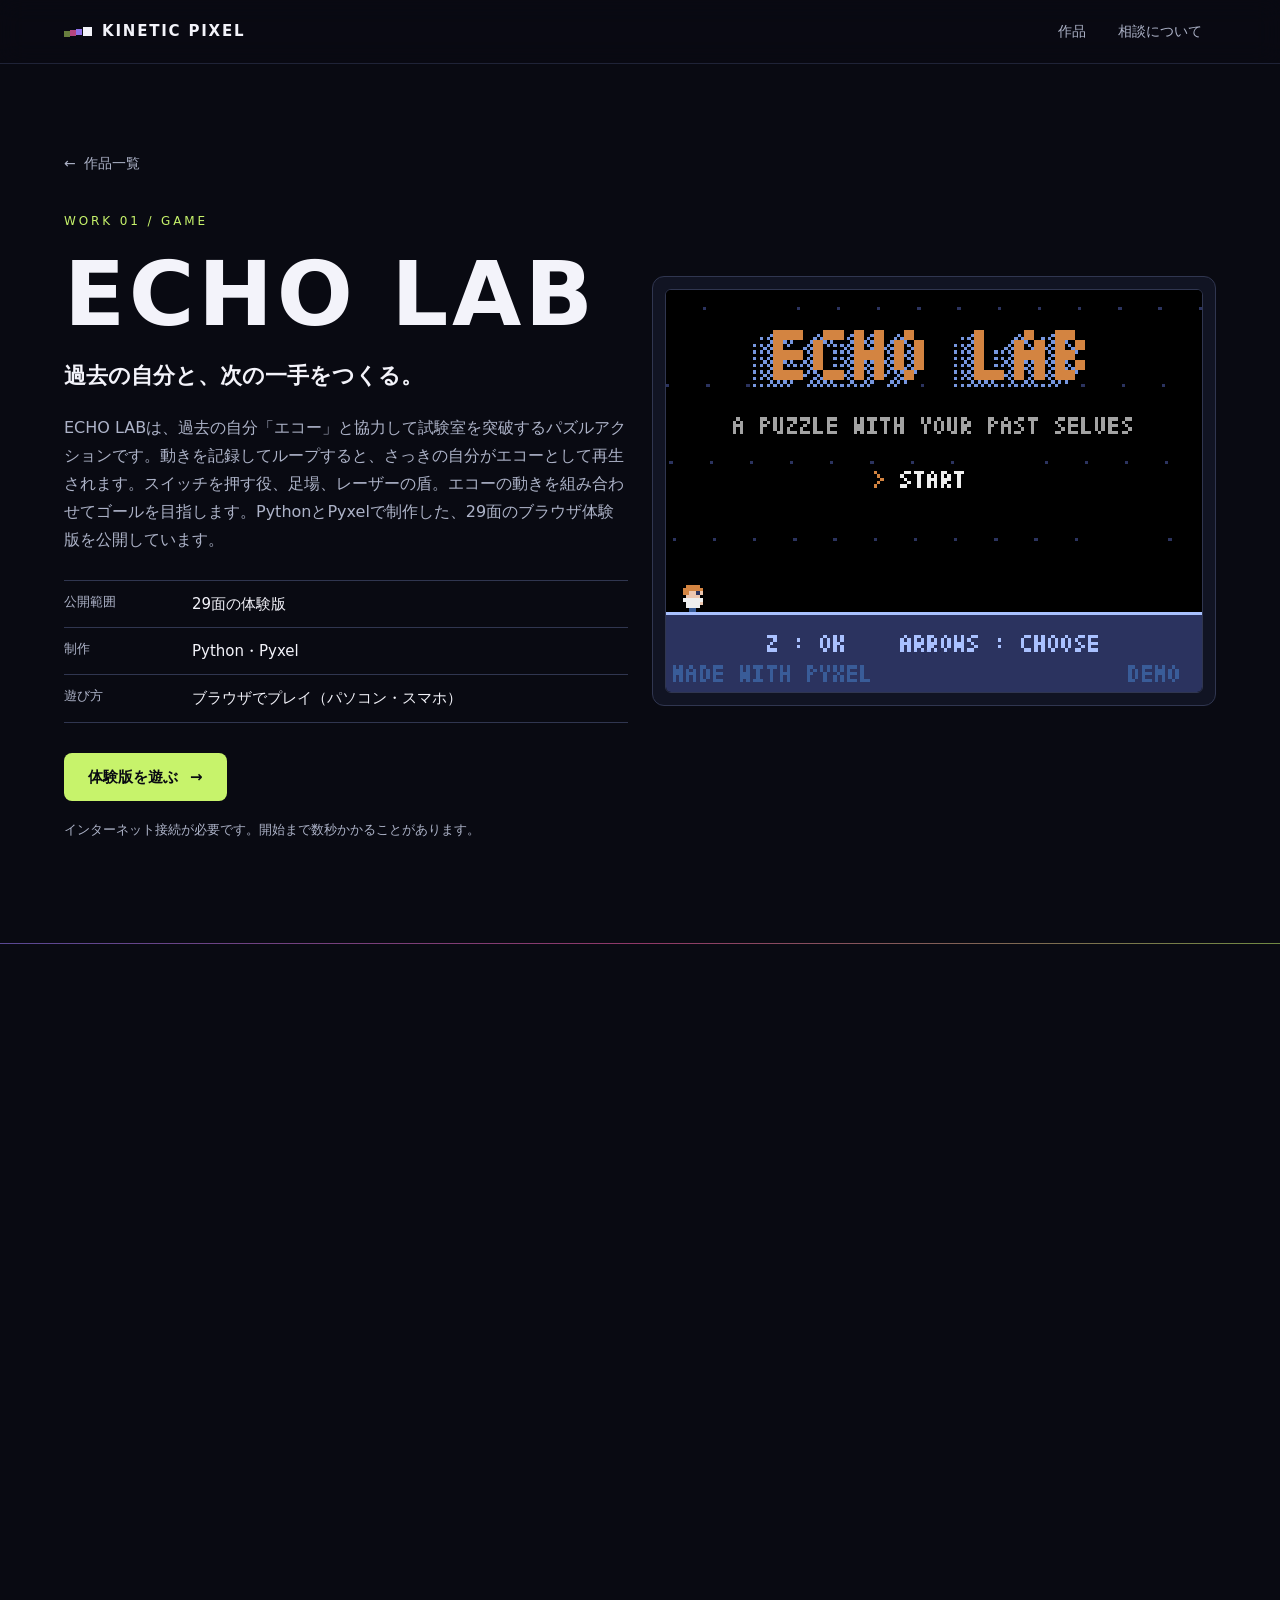
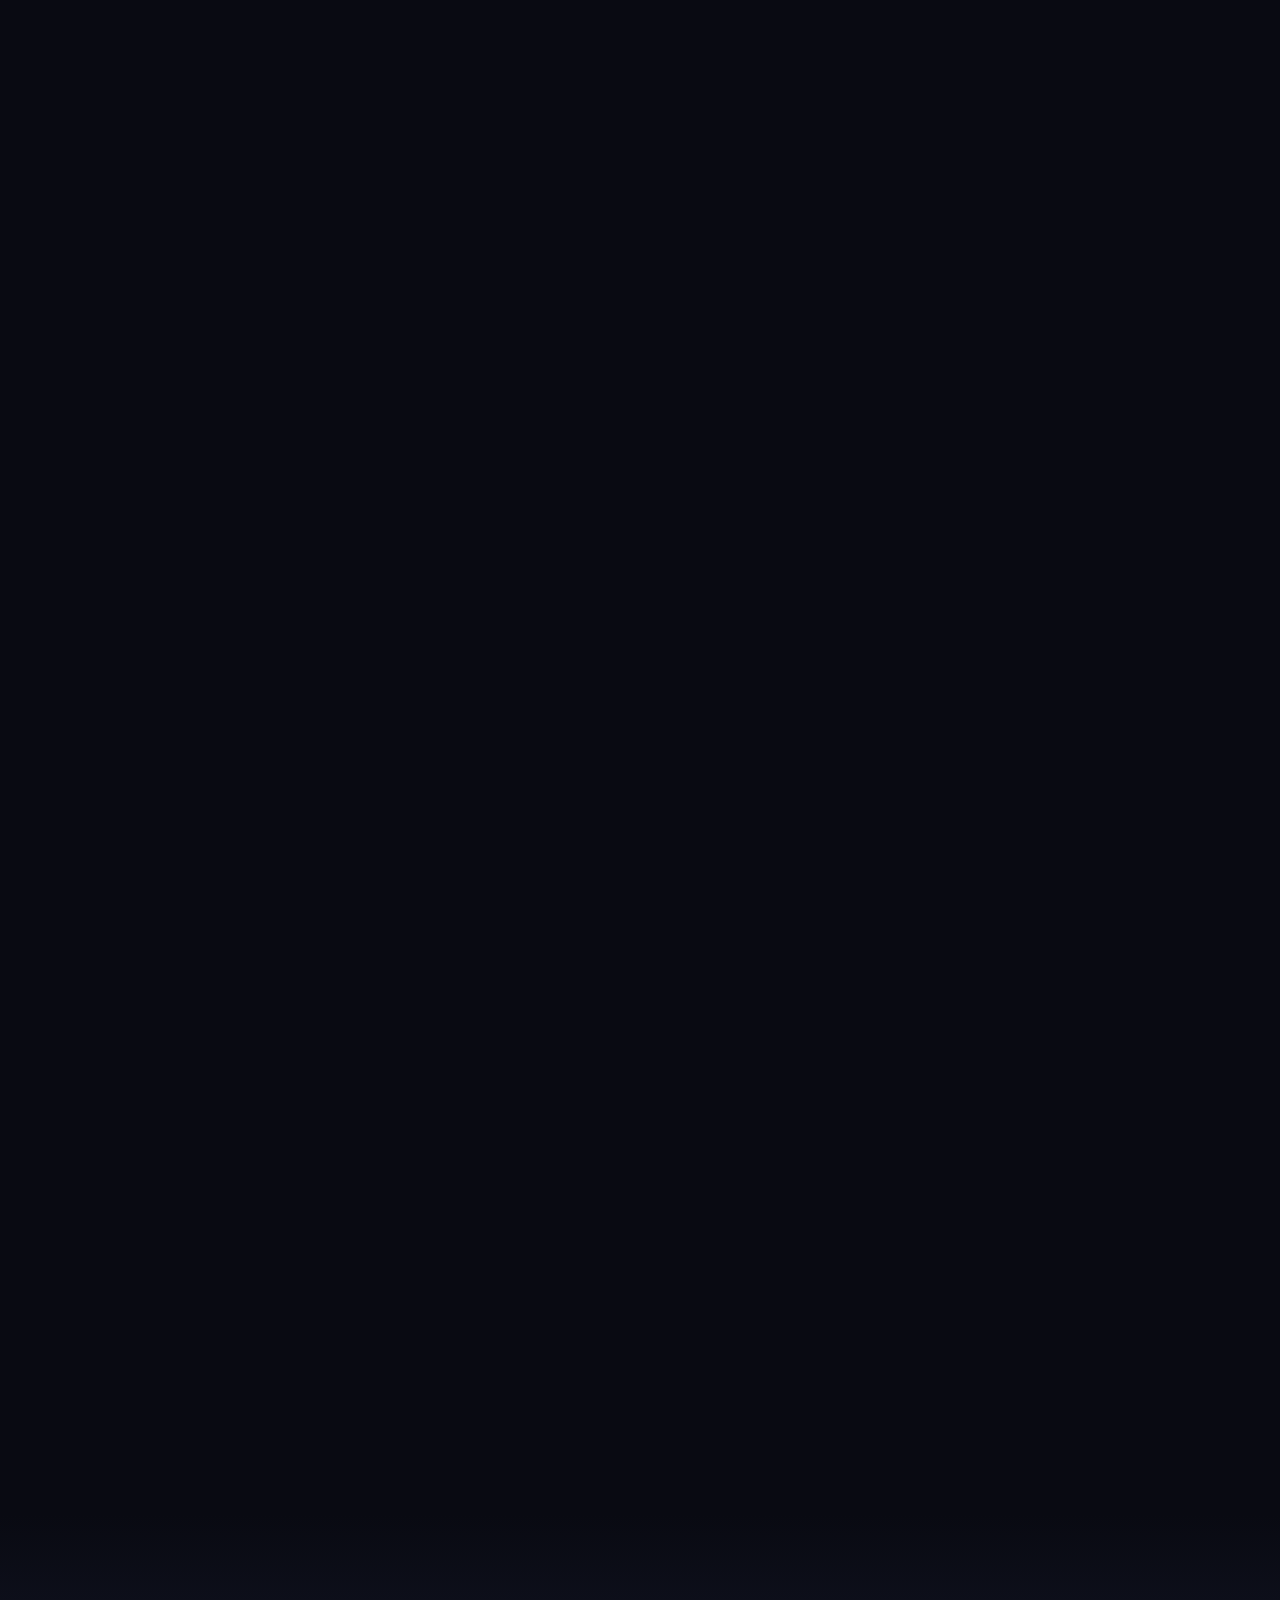
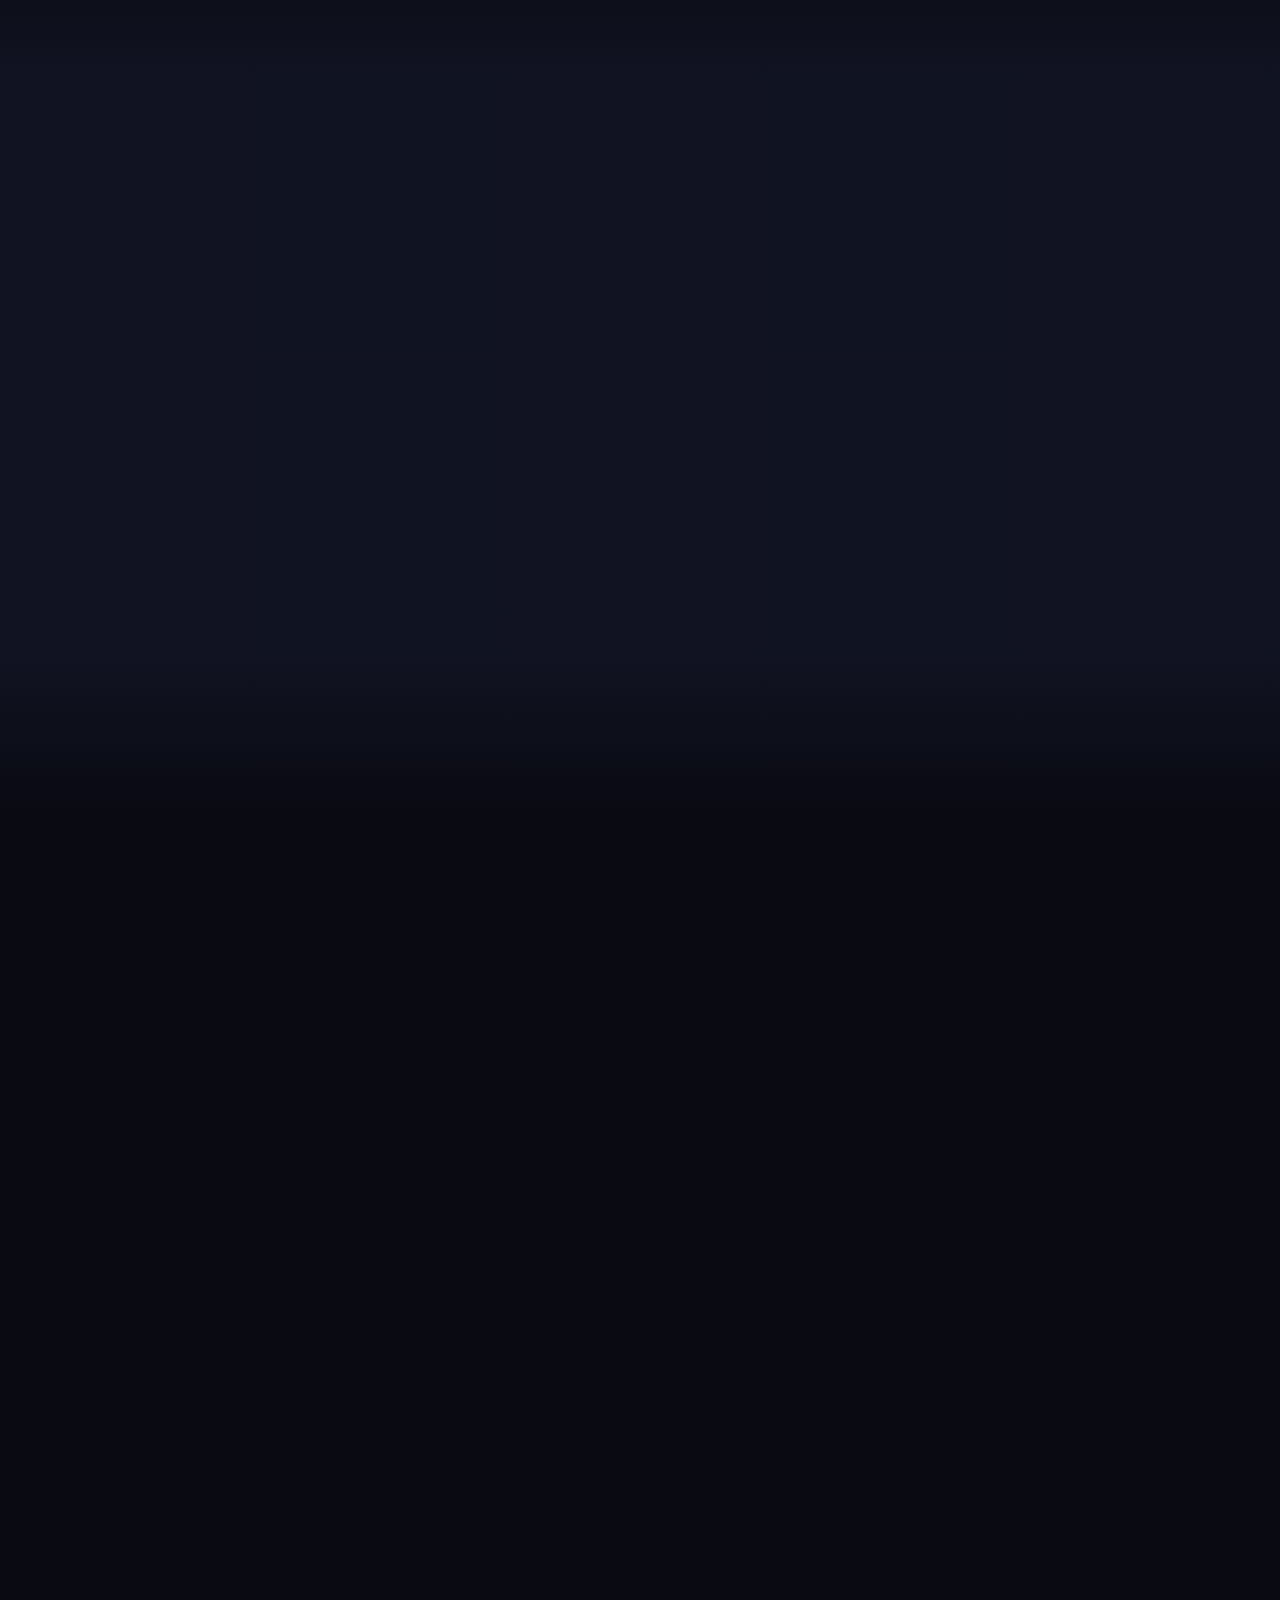
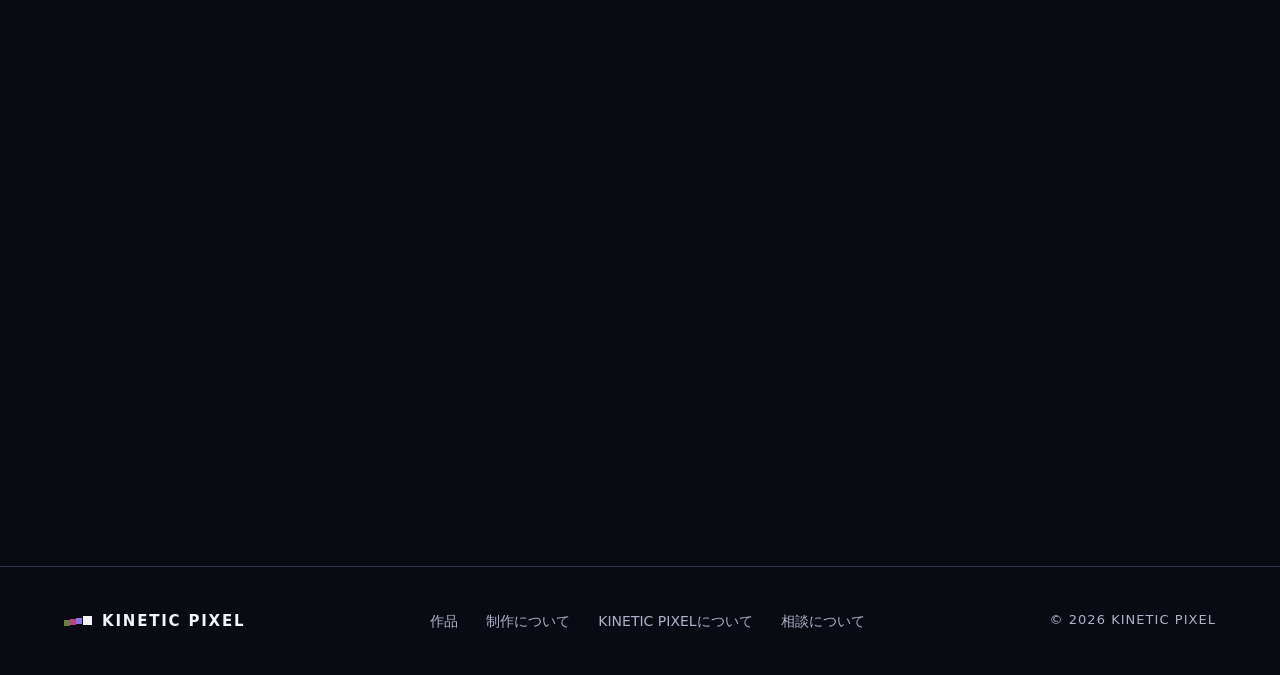
<file: works/echo-lab.html>
<!doctype html>
<html lang="ja">
<head>
  <meta charset="utf-8">
  <meta name="viewport" content="width=device-width, initial-scale=1">
  <!-- 読みこんでよい相手：このサイト自身と Google Fonts だけ。送信先はなし。スクリプトは外のファイルだけ -->
  <meta http-equiv="Content-Security-Policy" content="default-src 'none'; script-src 'self'; style-src 'self' https://fonts.googleapis.com; font-src https://fonts.gstatic.com; img-src 'self'; base-uri 'none'; form-action 'none'">
  <meta name="referrer" content="no-referrer">
  <title>ECHO LAB｜KINETIC PIXEL</title>
  <meta name="description" content="過去の自分「エコー」と協力して試験室を突破するパズルアクション。ブラウザで遊べる 29面の体験版を公開しています。">
  <meta name="theme-color" content="#090A12">
  <meta property="og:type" content="article">
  <meta property="og:title" content="ECHO LAB｜KINETIC PIXEL">
  <meta property="og:description" content="過去の自分「エコー」と協力して試験室を突破するパズルアクション。ブラウザで遊べる 29面の体験版。">
  <meta property="og:url" content="https://kinetic-pixel.github.io/works/echo-lab.html">
  <meta property="og:site_name" content="KINETIC PIXEL">
  <meta property="og:locale" content="ja_JP">
  <!-- リンクを貼ったときに出る絵。多くのサービスは完全な URL でないと読まない -->
  <meta property="og:image" content="https://kinetic-pixel.github.io/assets/img/og/echo-lab.jpg">
  <meta property="og:image:width" content="1200">
  <meta property="og:image:height" content="630">
  <meta property="og:image:alt" content="ECHO LAB。過去の自分と、次の一手をつくる。パズルアクションのプレイ画面。">
  <meta name="twitter:card" content="summary_large_image">
  <link rel="icon" href="../assets/img/favicon.svg" type="image/svg+xml">
  <link rel="preconnect" href="https://fonts.googleapis.com">
  <link rel="preconnect" href="https://fonts.gstatic.com" crossorigin>
  <link rel="stylesheet" href="https://fonts.googleapis.com/css2?family=Space+Grotesk:wght@500;700&display=swap">
  <link rel="stylesheet" href="../assets/css/site.css">
  <script src="../assets/js/site.js" defer></script>
</head>
<body>
  <a class="skip-link" href="#main">本文へ移動</a>

  <header class="site-header">
    <a class="logo" href="../index.html" aria-label="KINETIC PIXEL トップへ">
      <svg class="logo-mark" viewBox="0 0 28 14" width="28" height="14" aria-hidden="true">
        <rect x="0" y="6" width="6" height="6" fill="#C7F36B" opacity=".5"/>
        <rect x="6" y="5" width="6" height="6" fill="#FF5EAE" opacity=".7"/>
        <rect x="12" y="4" width="6" height="6" fill="#9C7CFF" opacity=".9"/>
        <rect x="19" y="2" width="9" height="9" fill="#F3F3FA"/>
      </svg>
      <span>KINETIC PIXEL</span>
    </a>
    <nav class="site-nav" aria-label="サイト">
      <a href="../index.html#works">作品</a>
      <a href="../index.html#contact">相談について</a>
    </nav>
  </header>

  <main id="main">
    <section class="work-hero">
      <div class="container work-hero-inner">
        <div class="work-hero-copy">
          <a class="back-link" href="../index.html#works"><span aria-hidden="true">←</span> 作品一覧</a>
          <p class="work-kind">WORK 01 / GAME</p>
          <h1 class="work-hero-title">ECHO LAB</h1>
          <p class="work-hero-catch">過去の自分と、次の一手をつくる。</p>
          <p class="work-hero-lead">ECHO LABは、過去の自分「エコー」と協力して試験室を突破するパズルアクションです。動きを記録してループすると、さっきの自分がエコーとして再生されます。スイッチを押す役、足場、レーザーの盾。エコーの動きを組み合わせてゴールを目指します。PythonとPyxelで制作した、29面のブラウザ体験版を公開しています。</p>
          <dl class="work-meta">
            <div><dt>公開範囲</dt><dd>29面の体験版</dd></div>
            <div><dt>制作</dt><dd>Python・Pyxel</dd></div>
            <div><dt>遊び方</dt><dd>ブラウザでプレイ（パソコン・スマホ）</dd></div>
          </dl>
          <div class="actions">
            <a class="btn btn-primary" href="../games/echo-lab-demo.html">体験版を遊ぶ<span class="btn-arrow" aria-hidden="true">→</span></a>
          </div>
          <p class="play-note">インターネット接続が必要です。開始まで数秒かかることがあります。</p>
        </div>
        <figure class="work-hero-media">
          <span class="pixel-frame">
            <img src="../assets/img/echo-lab/demo-title.png" width="640" height="480" alt="ECHO LAB 体験版のタイトル画面。ドット絵のロゴ、A PUZZLE WITH YOUR PAST SELVES の副題、START の文字。右下に DEMO の表示。">
          </span>
        </figure>
      </div>
    </section>

    <section class="section" aria-labelledby="how-title">
      <div class="container">
        <div class="section-head reveal">
          <p class="section-label"><span class="section-num">01</span>HOW IT WORKS</p>
          <div>
            <h2 id="how-title">さっきの自分が、仲間になる。</h2>
            <p class="section-lead">X キーでループすると時間が巻き戻り、それまでの自分の動きが「エコー」として再生されます。エコーは記録したとおりに動くので、どこで何をさせるかを考えて動きを置いていくのがカギです。面ごとに使えるエコーの数は決まっています。</p>
          </div>
        </div>
        <ol class="gallery">
          <li class="gallery-item gallery-wide reveal">
            <figure>
              <span class="pixel-frame"><img src="../assets/img/echo-lab/echo-holds-door.png" width="640" height="480" loading="lazy" alt="左のスイッチの上に、番号 1 の青いエコーが現れた場面。上に ECHO 1 RECORDED の文字。右には縞模様の扉と出口。"></span>
              <figcaption><span class="gallery-num">01</span><strong>スイッチ役</strong>エコーがスイッチを押している間に、自分が扉を通る。</figcaption>
            </figure>
          </li>
          <li class="gallery-item reveal">
            <figure>
              <span class="pixel-frame"><img src="../assets/img/echo-lab/rewind.png" width="640" height="480" loading="lazy" alt="画面全体に点線の模様がかかり、REWIND の文字が出ている巻き戻しの場面。"></span>
              <figcaption><span class="gallery-num">02</span><strong>巻き戻し</strong>ループすると時間が巻き戻り、記録した動きが再生される。</figcaption>
            </figure>
          </li>
          <li class="gallery-item reveal">
            <figure>
              <span class="pixel-frame"><img src="../assets/img/echo-lab/tower.png" width="640" height="480" loading="lazy" alt="エコー 2 人が縦に積み重なり、その上に自分が乗って高い段差に届こうとしている。"></span>
              <figcaption><span class="gallery-num">03</span><strong>足場</strong>エコーを積み重ねて、届かない段差へ。</figcaption>
            </figure>
          </li>
          <li class="gallery-item reveal">
            <figure>
              <span class="pixel-frame"><img src="../assets/img/echo-lab/shield.png" width="640" height="480" loading="lazy" alt="左の発射口から出る赤いレーザーを、すぐ前に立つエコーの体がさえぎっている。"></span>
              <figcaption><span class="gallery-num">04</span><strong>盾</strong>エコーの体でレーザーをさえぎる。</figcaption>
            </figure>
          </li>
          <li class="gallery-item reveal">
            <figure>
              <span class="pixel-frame"><img src="../assets/img/echo-lab/bent-light.png" width="640" height="480" loading="lazy" alt="右上の発射口から出た光の通り道（点線）が、左上の鏡で直角に下へ曲がっている。下の鏡のそばにエコーと自分。上に LIGHT BENDS AT MIRRORS の文字。"></span>
              <figcaption><span class="gallery-num">05</span><strong>曲がる光</strong>鏡で曲がるレーザー。光の通り道を読んで、エコーを置く。</figcaption>
            </figure>
          </li>
        </ol>
      </div>
    </section>

    <section class="section section-alt" aria-labelledby="controls-title">
      <div class="container">
        <div class="section-head reveal">
          <p class="section-label"><span class="section-num">02</span>CONTROLS</p>
          <div>
            <h2 id="controls-title">操作方法</h2>
            <p class="section-lead">ゲームの画面に出る表記と同じキーで遊べます。</p>
          </div>
        </div>
        <div class="controls">
          <div class="controls-card reveal">
            <h3>キーボード</h3>
            <dl class="keys">
              <div><dt><kbd>←</kbd><kbd>→</kbd></dt><dd>移動</dd></div>
              <div><dt><kbd>Z</kbd></dt><dd>ジャンプ（長押しで高く跳ぶ）</dd></div>
              <div><dt><kbd>X</kbd></dt><dd>ループ（今の動きをエコーとして残し、時間を巻き戻す）</dd></div>
              <div><dt><kbd>C</kbd></dt><dd>取り消し（最後のエコーを消す）</dd></div>
              <div><dt><kbd>R</kbd></dt><dd>リセット（エコーを全部消す）</dd></div>
              <div><dt><kbd>P</kbd></dt><dd>一時停止メニュー</dd></div>
            </dl>
            <p class="controls-note">タイトル画面では <kbd>↑</kbd><kbd>↓</kbd> で選び、<kbd>Z</kbd> で決定します。</p>
          </div>
          <div class="controls-card reveal">
            <h3>スマホ</h3>
            <p>画面の下に出るボタンで遊べます。ボタンの上に、キーボードと同じ名前（Z JUMP・X LOOP・C UNDO・R RESET・P MENU）が表示されます。画面に触れると全画面になります。</p>
          </div>
        </div>
      </div>
    </section>

    <section class="section" aria-labelledby="notes-title">
      <div class="container">
        <div class="section-head reveal">
          <p class="section-label"><span class="section-num">03</span>BEFORE PLAY</p>
          <div>
            <h2 id="notes-title">遊ぶ前に</h2>
          </div>
        </div>
        <ul class="notes reveal">
          <li>インターネット接続が必要です。ゲームの本体を読み込むため、開始まで数秒かかることがあります。</li>
          <li>タイトル画面が出たら、画面をクリック（スマホはタップ）して始めます。</li>
          <li>進み具合は、このブラウザに保存されます。シークレットウィンドウや、サイトのデータを消したときは最初からになります。</li>
          <li>iPhoneのSafariでは、全画面にならない場合があります。</li>
          <li>体験版は、Pyxel（MITライセンス）とPyodide（MPL-2.0）を同梱しています。ライセンスの表記は<a href="../games/runtime/THIRD-PARTY-NOTICES.txt" target="_blank" rel="noopener">こちら</a>です。</li>
        </ul>
      </div>
    </section>

    <section class="finale" aria-labelledby="finale-title">
      <div class="container finale-inner reveal">
        <figure class="finale-media">
          <span class="pixel-frame"><img src="../assets/img/echo-lab/echo-lab-final.png" width="640" height="480" loading="lazy" alt="体験版の最後の面 TEST 29。左上の段の上にエコー 2、左下の小部屋にエコー 1、発射口の前でレーザーをさえぎるエコー 3。上に ONE SWITCH, TWO FALLS. の文字。"></span>
        </figure>
        <div class="finale-copy">
          <p class="work-kind">TEST 29 / ECHO LAB</p>
          <h2 id="finale-title">3人のエコーで、最後の試験室へ。</h2>
          <p>体験版の締めくくりは、1つのスイッチで2枚の落とし戸が同時に開く試験室。足場、スイッチ、レーザーの盾。3人のエコーの役割がかみ合ったとき、出口への道が開きます。</p>
          <div class="actions">
            <a class="btn btn-primary" href="../games/echo-lab-demo.html">体験版を遊ぶ<span class="btn-arrow" aria-hidden="true">→</span></a>
            <a class="btn btn-ghost" href="../index.html#works">作品一覧へ</a>
          </div>
        </div>
      </div>
    </section>
  </main>

  <footer class="site-footer">
    <div class="container footer-inner">
      <a class="logo" href="../index.html" aria-label="KINETIC PIXEL トップへ">
        <svg class="logo-mark" viewBox="0 0 28 14" width="28" height="14" aria-hidden="true">
          <rect x="0" y="6" width="6" height="6" fill="#C7F36B" opacity=".5"/>
          <rect x="6" y="5" width="6" height="6" fill="#FF5EAE" opacity=".7"/>
          <rect x="12" y="4" width="6" height="6" fill="#9C7CFF" opacity=".9"/>
          <rect x="19" y="2" width="9" height="9" fill="#F3F3FA"/>
        </svg>
        <span>KINETIC PIXEL</span>
      </a>
      <nav class="footer-nav" aria-label="フッター">
        <a href="../index.html#works">作品</a>
        <a href="../index.html#process">制作について</a>
        <a href="../index.html#about">KINETIC PIXELについて</a>
        <a href="../index.html#contact">相談について</a>
      </nav>
      <p class="copyright">© 2026 KINETIC PIXEL</p>
    </div>
  </footer>
</body>
</html>
</file>
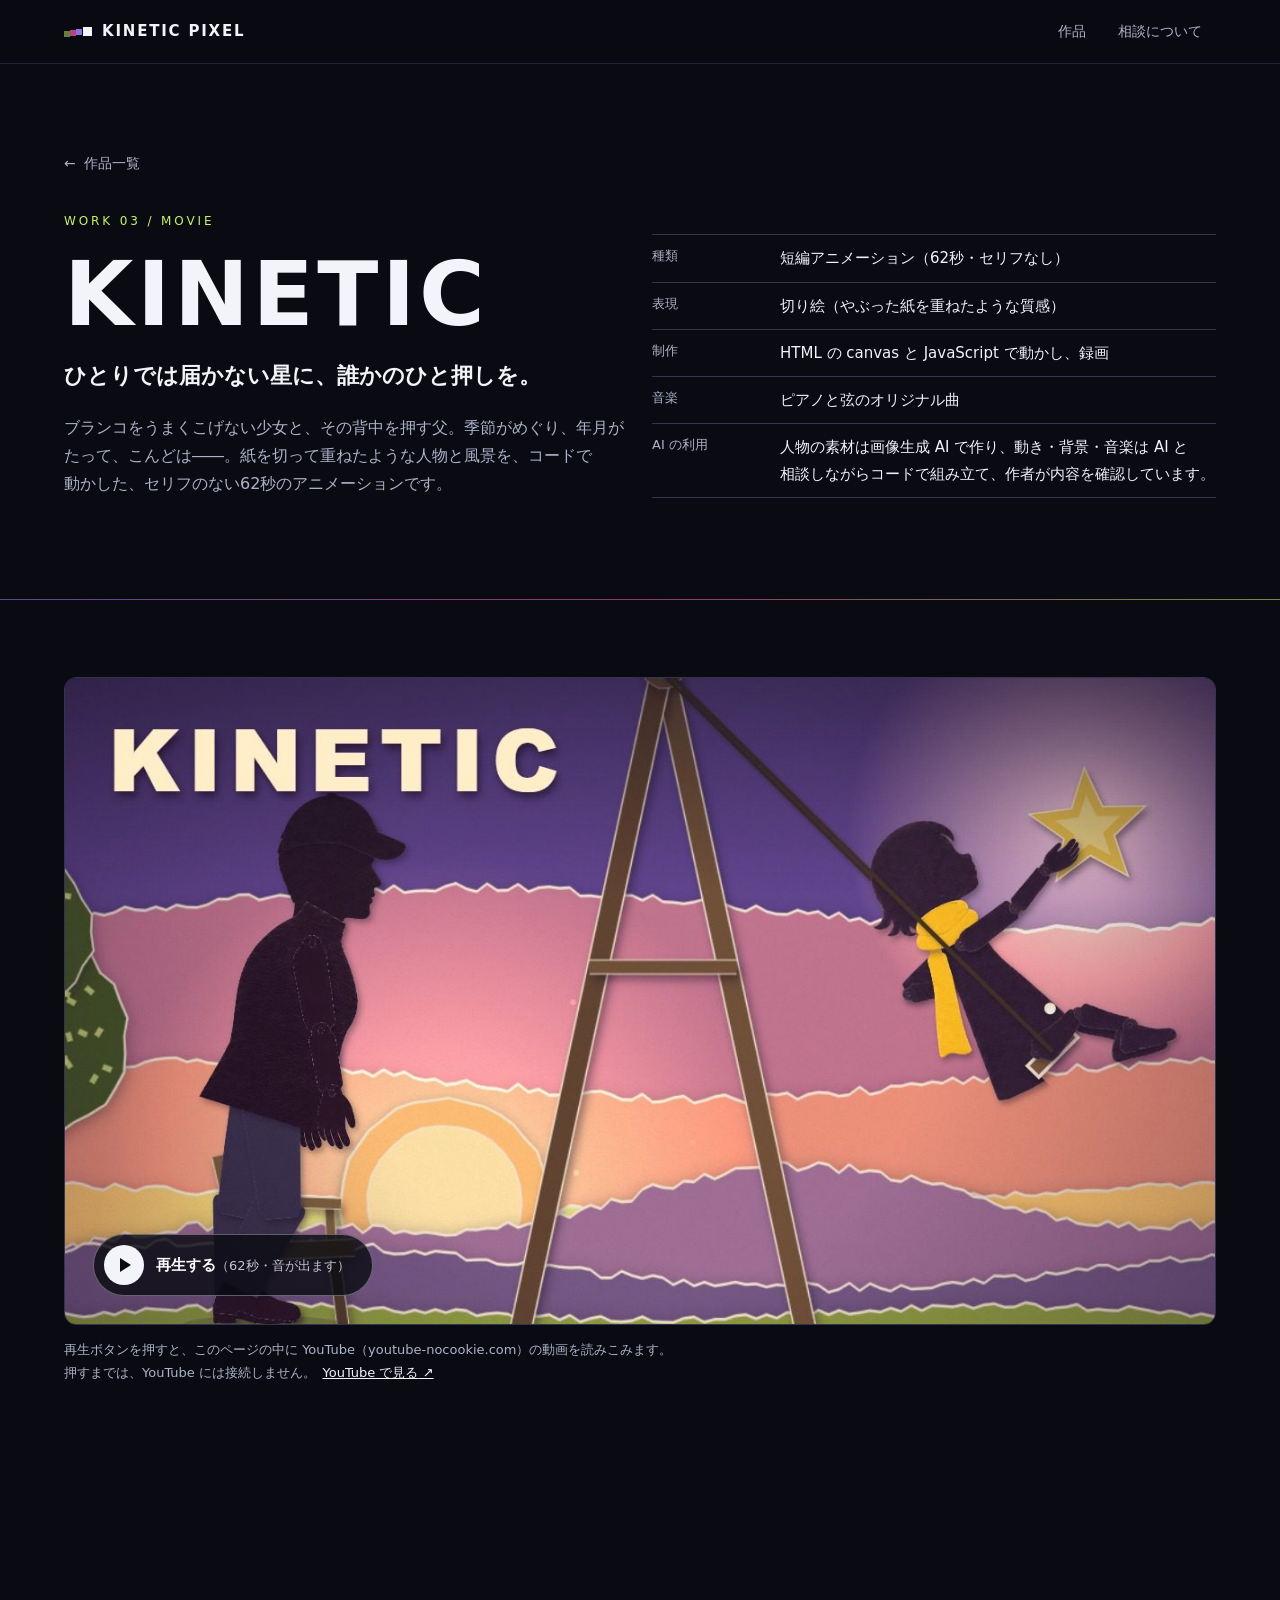
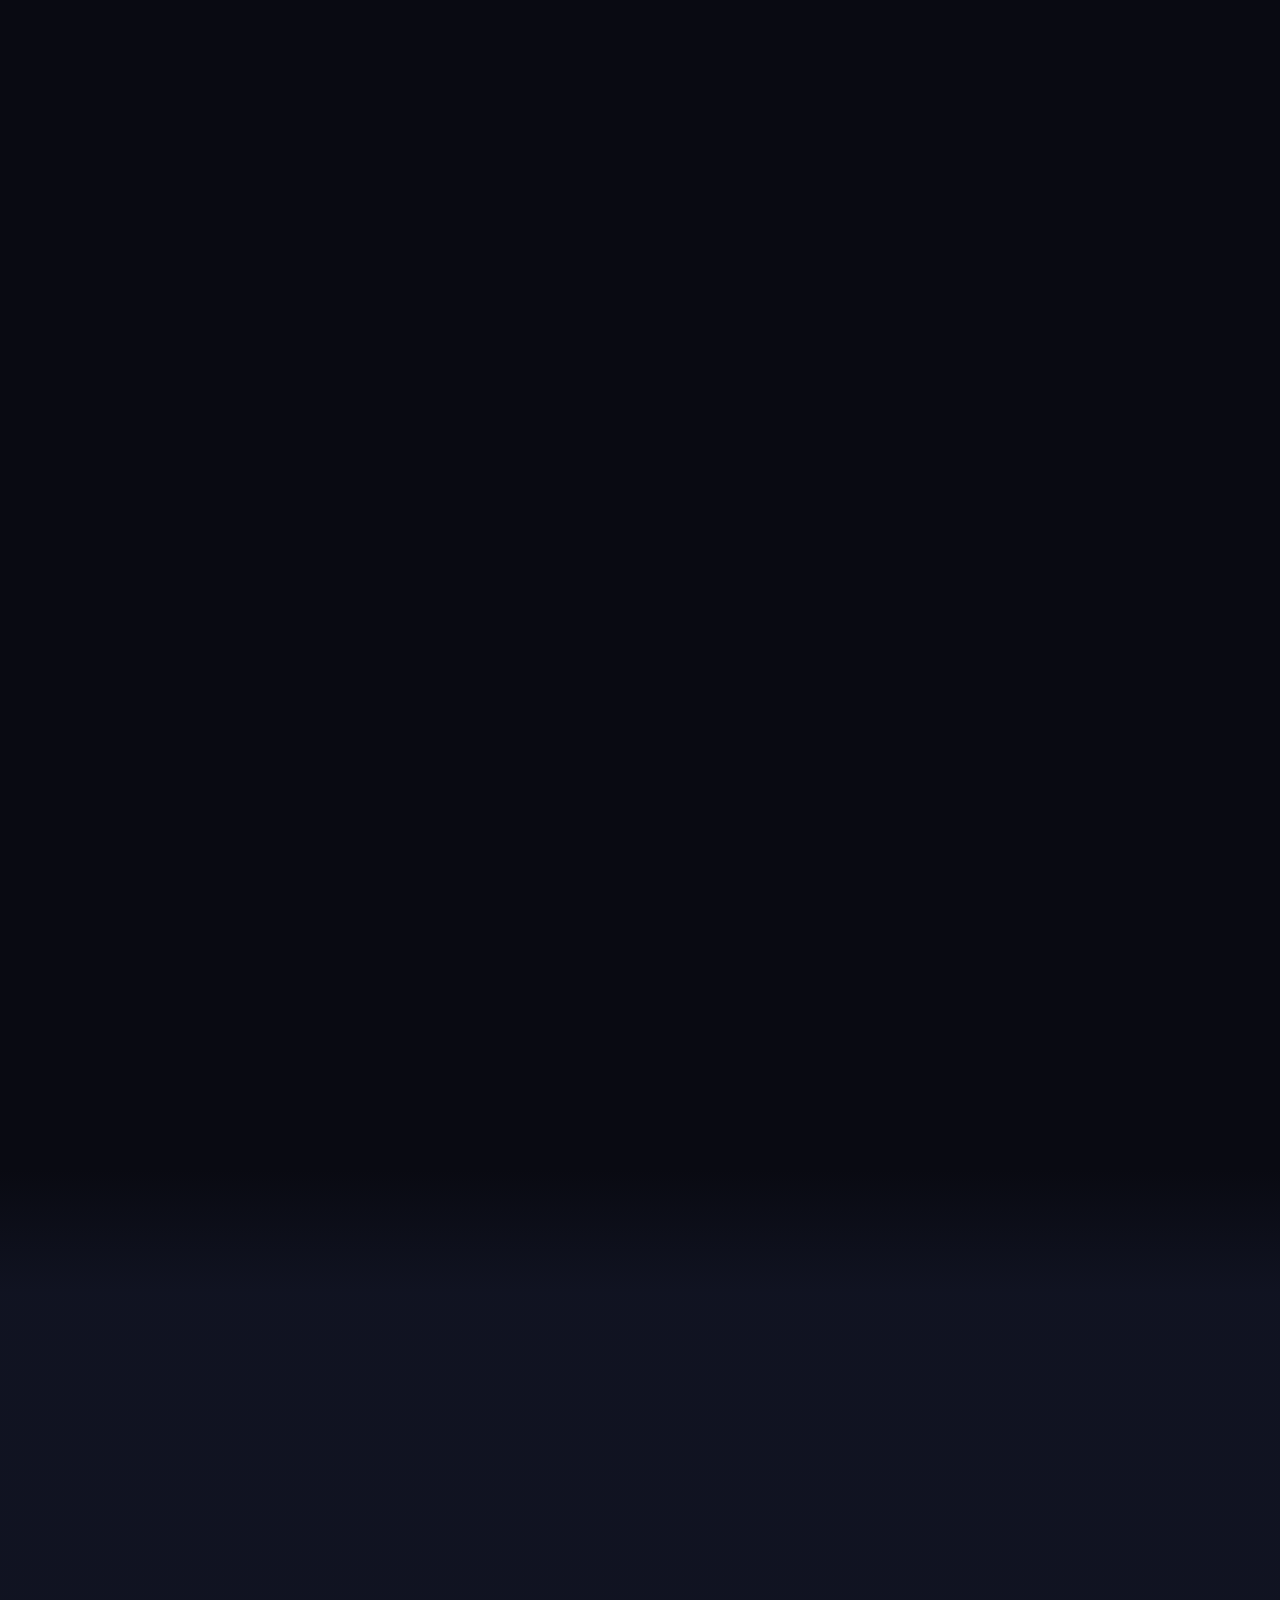
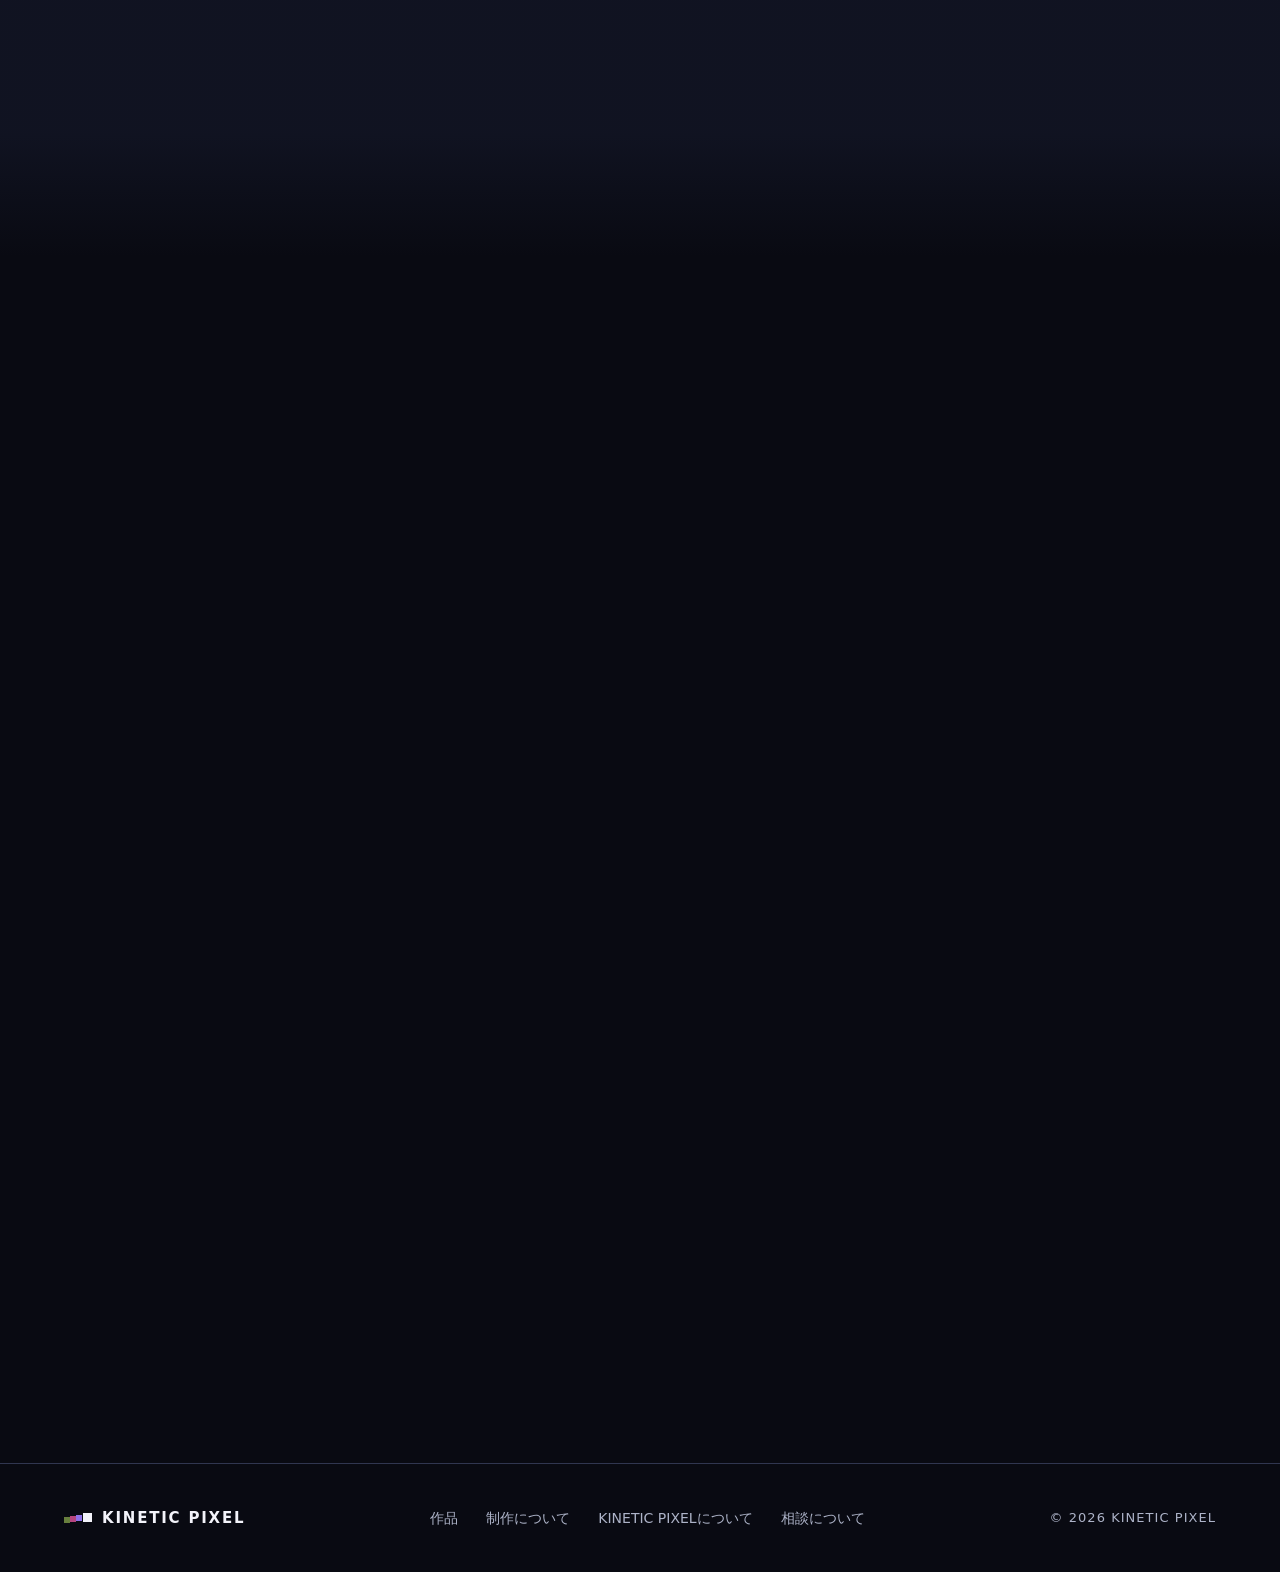
<file: works/kinetic.html>
<!doctype html>
<html lang="ja">
<head>
  <meta charset="utf-8">
  <meta name="viewport" content="width=device-width, initial-scale=1">
  <!-- 読みこんでよい相手：このサイト自身と Google Fonts。動画の枠（iframe）は youtube-nocookie.com だけで、再生ボタンを押したときに site.js が作る。送信先はなし -->
  <meta http-equiv="Content-Security-Policy" content="default-src 'none'; script-src 'self'; style-src 'self' https://fonts.googleapis.com; font-src https://fonts.gstatic.com; img-src 'self'; frame-src https://www.youtube-nocookie.com; base-uri 'none'; form-action 'none'">
  <meta name="referrer" content="no-referrer">
  <title>KINETIC（切り絵アニメーション）｜KINETIC PIXEL</title>
  <meta name="description" content="セリフのない62秒の切り絵アニメーション「KINETIC」。ブランコをうまくこげない少女と、その背中を押す父。受けつがれる「ひと押し」の物語です。人物の素材は画像生成AIで作り、動き・背景・音楽はAIと相談しながらコードで組み立て、作者が内容を確認しています。">
  <meta name="theme-color" content="#090A12">
  <meta property="og:type" content="article">
  <meta property="og:title" content="KINETIC（切り絵アニメーション）｜KINETIC PIXEL">
  <meta property="og:description" content="セリフのない62秒の切り絵アニメーション。ひとりでは届かない星に、誰かのひと押しを。">
  <meta property="og:url" content="https://kinetic-pixel.github.io/works/kinetic.html">
  <meta property="og:site_name" content="KINETIC PIXEL">
  <meta property="og:locale" content="ja_JP">
  <!-- リンクを貼ったときに出る絵。多くのサービスは完全な URL でないと読まない -->
  <meta property="og:image" content="https://kinetic-pixel.github.io/assets/img/og/kinetic.jpg">
  <meta property="og:image:width" content="1200">
  <meta property="og:image:height" content="630">
  <meta property="og:image:alt" content="KINETIC。ひとりでは届かない星に、誰かのひと押しを。ブランコの少女と父を描いた切り絵アニメーションの一場面。">
  <meta name="twitter:card" content="summary_large_image">
  <link rel="icon" href="../assets/img/favicon.svg" type="image/svg+xml">
  <link rel="preconnect" href="https://fonts.googleapis.com">
  <link rel="preconnect" href="https://fonts.gstatic.com" crossorigin>
  <link rel="stylesheet" href="https://fonts.googleapis.com/css2?family=Space+Grotesk:wght@500;700&display=swap">
  <link rel="stylesheet" href="../assets/css/site.css">
  <script src="../assets/js/site.js" defer></script>
</head>
<body>
  <a class="skip-link" href="#main">本文へ移動</a>

  <header class="site-header">
    <a class="logo" href="../index.html" aria-label="KINETIC PIXEL トップへ">
      <svg class="logo-mark" viewBox="0 0 28 14" width="28" height="14" aria-hidden="true">
        <rect x="0" y="6" width="6" height="6" fill="#C7F36B" opacity=".5"/>
        <rect x="6" y="5" width="6" height="6" fill="#FF5EAE" opacity=".7"/>
        <rect x="12" y="4" width="6" height="6" fill="#9C7CFF" opacity=".9"/>
        <rect x="19" y="2" width="9" height="9" fill="#F3F3FA"/>
      </svg>
      <span>KINETIC PIXEL</span>
    </a>
    <nav class="site-nav" aria-label="サイト">
      <a href="../index.html#works">作品</a>
      <a href="../index.html#contact">相談について</a>
    </nav>
  </header>

  <main id="main" class="phrase-wrap">
    <section class="work-hero work-hero--film">
      <div class="container work-hero-inner">
        <div class="work-hero-copy">
          <a class="back-link" href="../index.html#works"><span aria-hidden="true">←</span> 作品一覧</a>
          <p class="work-kind">WORK 03 / MOVIE</p>
          <h1 class="work-hero-title">KINETIC</h1>
          <p class="work-hero-catch">ひとりでは届かない星に、<span class="nobr">誰かのひと押しを。</span></p>
          <p class="work-hero-lead">ブランコをうまくこげない少女と、その背中を押す父。季節がめぐり、年月がたって、こんどは――。紙を切って重ねたような人物と風景を、コードで動かした、<span class="nobr">セリフのない</span><span class="nobr">62秒の</span>アニメーションです。</p>
        </div>
        <dl class="work-meta work-meta--compact work-hero-aside">
          <div><dt>種類</dt><dd>短編アニメーション（62秒・セリフなし）</dd></div>
          <div><dt>表現</dt><dd>切り絵（やぶった紙を重ねたような質感）</dd></div>
          <div><dt>制作</dt><dd>HTML の canvas と JavaScript で動かし、録画</dd></div>
          <div><dt>音楽</dt><dd>ピアノと弦のオリジナル曲</dd></div>
          <div><dt>AI の利用</dt><dd>人物の素材は画像生成 AI で作り、動き・背景・音楽は AI と相談しながらコードで組み立て、作者が内容を確認しています。</dd></div>
        </dl>
      </div>
    </section>

    <section class="video-section" aria-label="動画">
      <div class="container">
        <div class="video-player" data-video="mHxk_zmhr3A" data-video-title="KINETIC ― 受けつがれる、ひと押し｜切り絵アニメーション">
          <a class="video-poster" href="https://www.youtube.com/watch?v=mHxk_zmhr3A" target="_blank" rel="noopener" data-video-play>
            <img src="../assets/img/kinetic/poster.jpg" width="1280" height="720" alt="KINETIC の一場面。夕暮れの空の下、父に背中を押された少女が、ブランコの上から星に指先をのばしている。左上に KINETIC の文字。">
            <span class="video-play"><span class="video-play-icon" aria-hidden="true"></span><span>再生する<span class="video-play-sub">（62秒・音が出ます）</span></span></span>
          </a>
        </div>
        <p class="video-note">再生ボタンを押すと、このページの中に YouTube（<span class="nobr">youtube-nocookie.com</span>）の動画を読みこみます。押すまでは、YouTube には接続しません。<a href="https://www.youtube.com/watch?v=mHxk_zmhr3A" target="_blank" rel="noopener">YouTube で見る<span aria-hidden="true"> ↗</span></a></p>
      </div>
    </section>

    <section class="section" aria-labelledby="scenes-title">
      <div class="container">
        <div class="section-head reveal">
          <p class="section-label"><span class="section-num">01</span>SCENES</p>
          <div>
            <h2 id="scenes-title"><span class="nobr">紙の世界で、</span><span class="nobr">時間が流れる。</span></h2>
            <p class="section-lead">人物も風景も、やぶった紙を重ねたような切り絵の質感で描いています。ブランコのゆれ、押す手、季節の移り変わりまで、すべてコードで動かしました。</p>
          </div>
        </div>
        <ol class="gallery">
          <li class="gallery-item reveal">
            <figure>
              <span class="film-frame"><img src="../assets/img/kinetic/scene-alone.jpg" width="1280" height="720" loading="lazy" alt="夕暮れの公園。ブランコにすわった黄色いマフラーの少女を、右から来た子ども3人が指さして笑っている。左に木とベンチ、空に星。"></span>
              <figcaption><span class="gallery-num">01</span><strong>ひとりでは、こげない</strong>ブランコをうまくこげない少女。通りがかった子どもたちに笑われて、うつむきます。</figcaption>
            </figure>
          </li>
          <li class="gallery-item reveal">
            <figure>
              <span class="film-frame"><img src="../assets/img/kinetic/scene-push.jpg" width="1280" height="720" loading="lazy" alt="帽子の父がブランコのうしろに立ち、背中を押された少女が前へ大きくゆれている。"></span>
              <figcaption><span class="gallery-num">02</span><strong>父のひと押し</strong>父が背中を押すたびに、ブランコは少しずつ大きくゆれていきます。</figcaption>
            </figure>
          </li>
          <li class="gallery-item reveal">
            <figure>
              <span class="film-frame"><img src="../assets/img/kinetic/girl-star.jpg" width="1280" height="720" loading="lazy" alt="いちばん高くゆれたブランコの上で、少女が星に指先をのばしている。下で父が見上げている。"></span>
              <figcaption><span class="gallery-num">03</span><strong>星にふれる</strong>いちばん高くゆれたとき、少女の指先が星にふれます。押す瞬間と星にふれる瞬間に、音楽が重なるように作っています。</figcaption>
            </figure>
          </li>
          <li class="gallery-item reveal">
            <figure>
              <span class="film-frame"><img src="../assets/img/kinetic/scene-seasons.jpg" width="1280" height="720" loading="lazy" alt="雪の降る冬の夜。葉の落ちた木とベンチ、だれもいないブランコ。空に満月。"></span>
              <figcaption><span class="gallery-num">04</span><strong>季節がめぐる</strong>春夏秋冬が早送りでめぐり、年月が流れます。空・地面・木の葉の紙が、季節ごとに入れかわります。この先は、動画でごらんください。</figcaption>
            </figure>
          </li>
        </ol>
      </div>
    </section>

    <section class="section section-alt" aria-labelledby="making-title">
      <div class="container">
        <div class="section-head reveal">
          <p class="section-label"><span class="section-num">02</span>MAKING</p>
          <div>
            <h2 id="making-title"><span class="nobr">AIとコードで、</span><span class="nobr">紙を動かす。</span></h2>
          </div>
        </div>
        <ul class="notes reveal">
          <li>人物は、頭・胴・腕・脚を別々の紙のパーツにして、関節で動かしています。パーツの絵は、画像生成 AI（Codex）で作りました。</li>
          <li>空・丘・木・ブランコと紙の質感は、Claude Code といっしょに、HTML の canvas と JavaScript で描いています。</li>
          <li>音楽は、AI と相談しながらピアノと弦の曲を書き、SoundCraft で仕上げました。</li>
          <li>押す手が背中にふれる位置や、音と映像のずれを数字で確かめてから、録画して仕上げています。</li>
        </ul>
      </div>
    </section>

    <section class="section" aria-labelledby="credits-title">
      <div class="container">
        <div class="section-head reveal">
          <p class="section-label"><span class="section-num">03</span>CREDITS</p>
          <div>
            <h2 id="credits-title">クレジット</h2>
          </div>
        </div>
        <dl class="work-meta credits reveal">
          <div><dt>企画・演出</dt><dd>KINETIC PIXEL</dd></div>
          <div><dt>制作の協力</dt><dd>Claude Code（Anthropic）／Codex（OpenAI）</dd></div>
          <div><dt>音楽の制作</dt><dd>SoundCraft</dd></div>
          <div><dt>弦の音源</dt><dd>VSCO 2: Community Edition<br>Versilian Studios / Sam Gossner<br><a href="https://versilian-studios.com/vsco-community/" target="_blank" rel="noopener">https://versilian-studios.com/vsco-community/</a></dd></div>
          <div><dt>ピアノの音源</dt><dd>Upright Piano KW（FreePats project・CC0）<br><a href="https://freepats.zenvoid.org/Piano/acoustic-grand-piano.html#UprightKW" target="_blank" rel="noopener">https://freepats.zenvoid.org/Piano/acoustic-grand-piano.html#UprightKW</a></dd></div>
        </dl>
      </div>
    </section>

    <section class="finale" aria-labelledby="finale-title">
      <div class="container finale-inner reveal">
        <figure class="finale-media">
          <span class="film-frame"><img src="../assets/img/kinetic/girl-star.jpg" width="1280" height="720" loading="lazy" alt=""></span>
        </figure>
        <div class="finale-copy">
          <p class="work-kind">WORK 03 / KINETIC</p>
          <h2 id="finale-title"><span class="nobr">62秒の物語を、</span><span class="nobr">大きな画面で。</span></h2>
          <p>このページの上でも再生できます。YouTube では、全画面や高い画質でも見られます。</p>
          <div class="actions">
            <a class="btn btn-primary" href="https://www.youtube.com/watch?v=mHxk_zmhr3A" target="_blank" rel="noopener">YouTube で見る<span class="btn-arrow" aria-hidden="true">↗</span></a>
            <a class="btn btn-ghost" href="../index.html#works">作品一覧へ</a>
          </div>
        </div>
      </div>
    </section>
  </main>

  <footer class="site-footer">
    <div class="container footer-inner">
      <a class="logo" href="../index.html" aria-label="KINETIC PIXEL トップへ">
        <svg class="logo-mark" viewBox="0 0 28 14" width="28" height="14" aria-hidden="true">
          <rect x="0" y="6" width="6" height="6" fill="#C7F36B" opacity=".5"/>
          <rect x="6" y="5" width="6" height="6" fill="#FF5EAE" opacity=".7"/>
          <rect x="12" y="4" width="6" height="6" fill="#9C7CFF" opacity=".9"/>
          <rect x="19" y="2" width="9" height="9" fill="#F3F3FA"/>
        </svg>
        <span>KINETIC PIXEL</span>
      </a>
      <nav class="footer-nav" aria-label="フッター">
        <a href="../index.html#works">作品</a>
        <a href="../index.html#process">制作について</a>
        <a href="../index.html#about">KINETIC PIXELについて</a>
        <a href="../index.html#contact">相談について</a>
      </nav>
      <p class="copyright">© 2026 KINETIC PIXEL</p>
    </div>
  </footer>
</body>
</html>
</file>
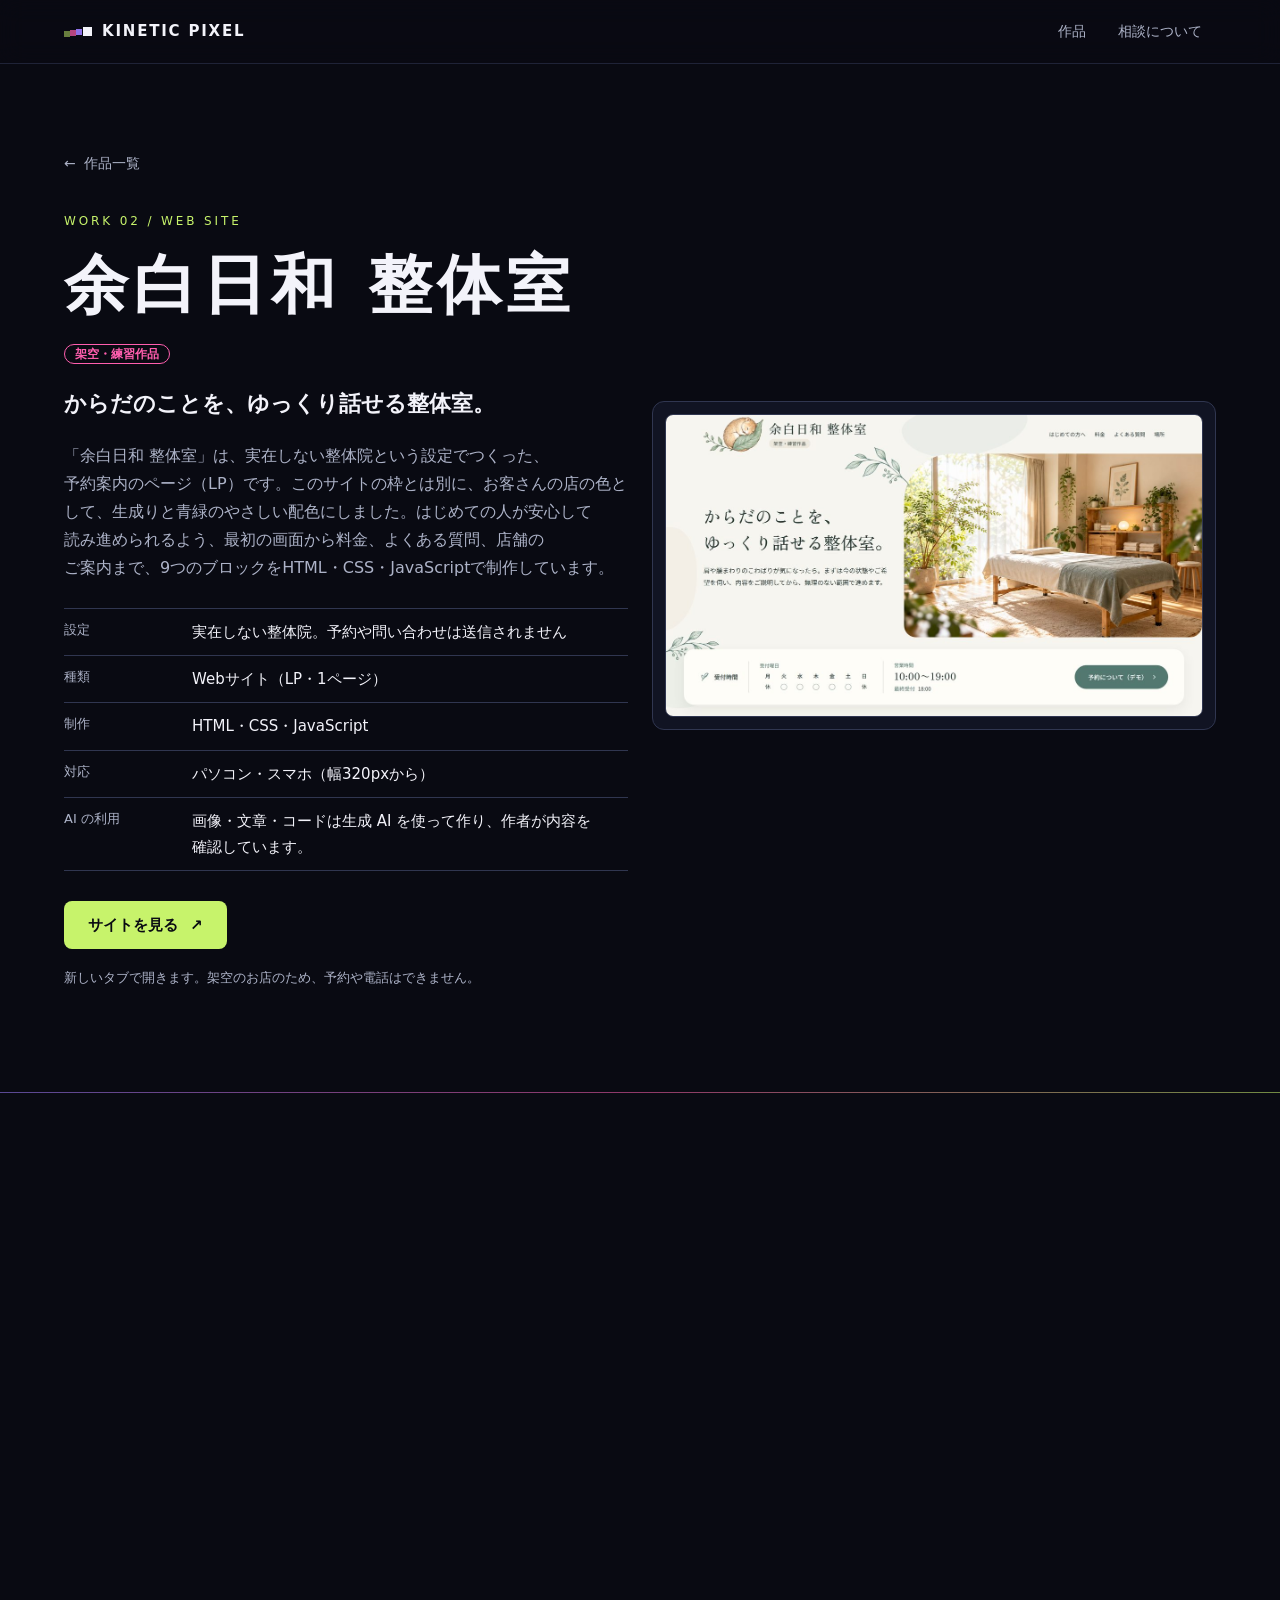
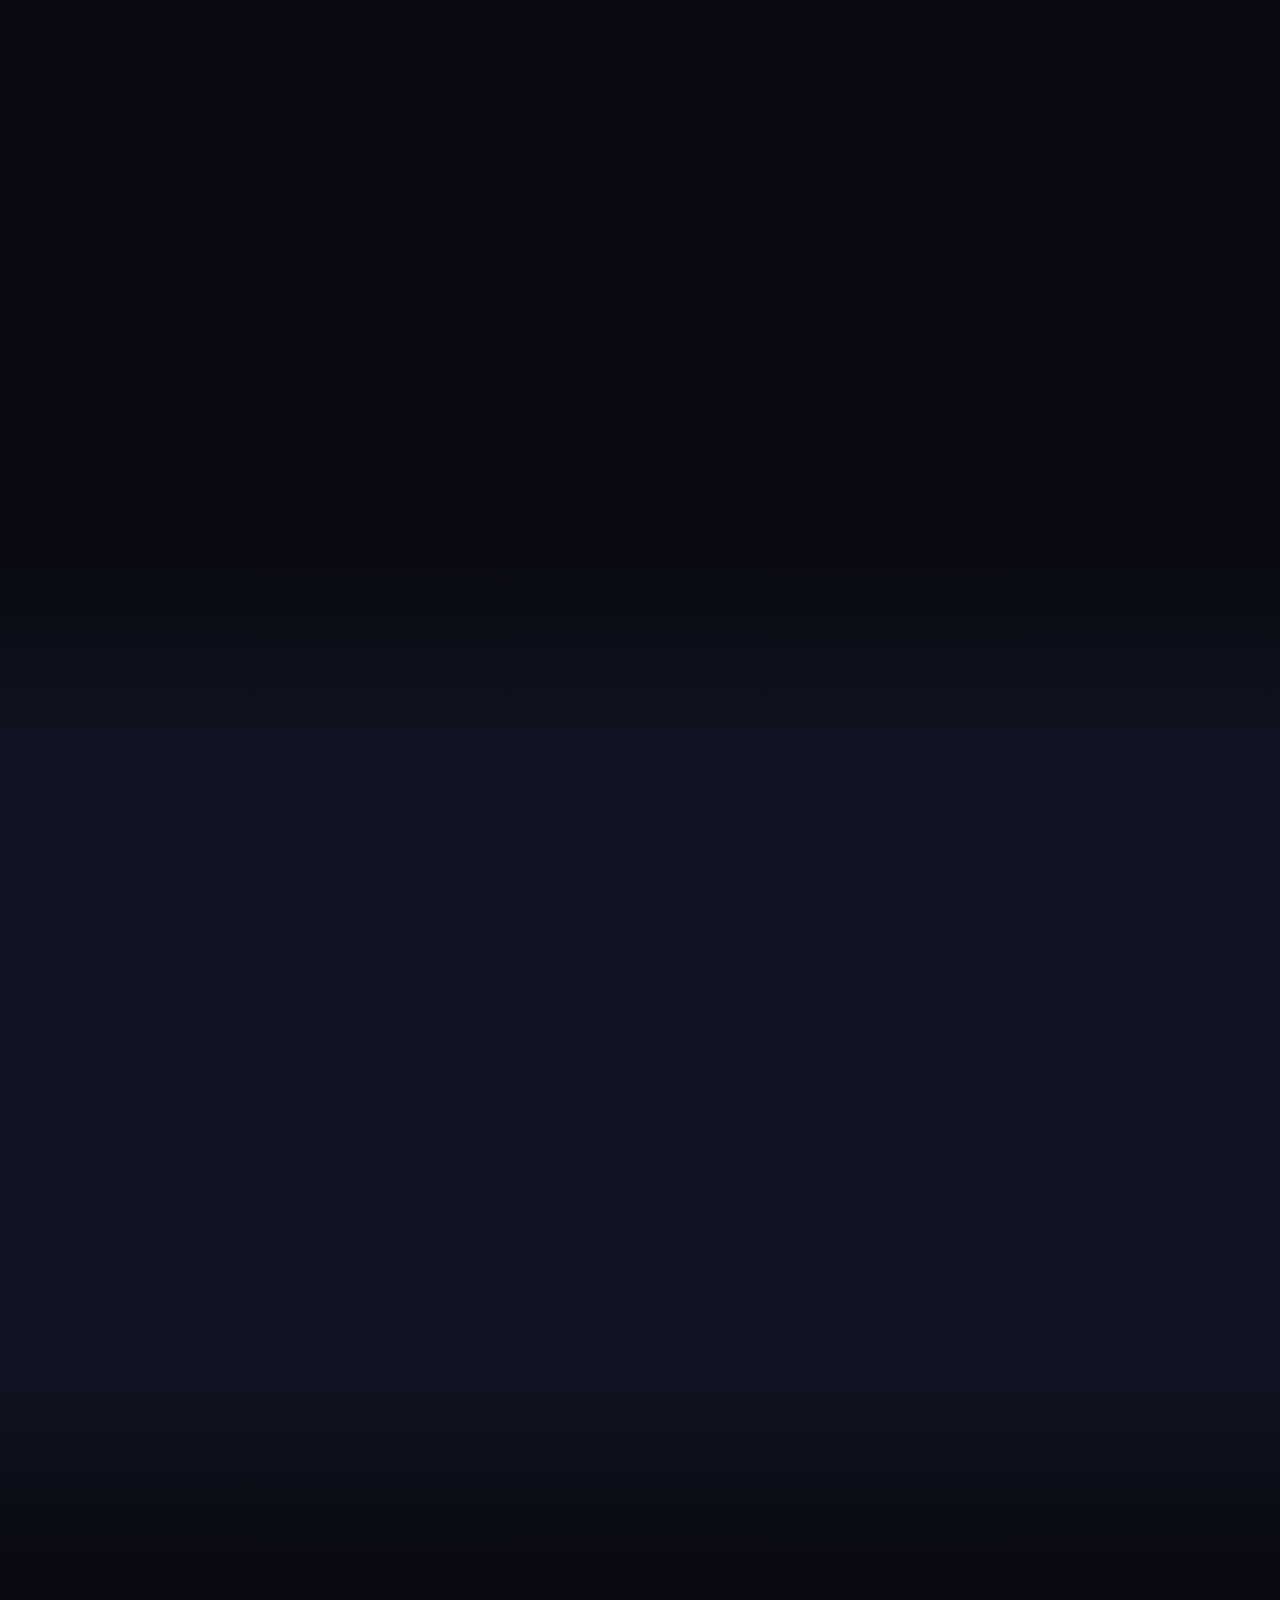
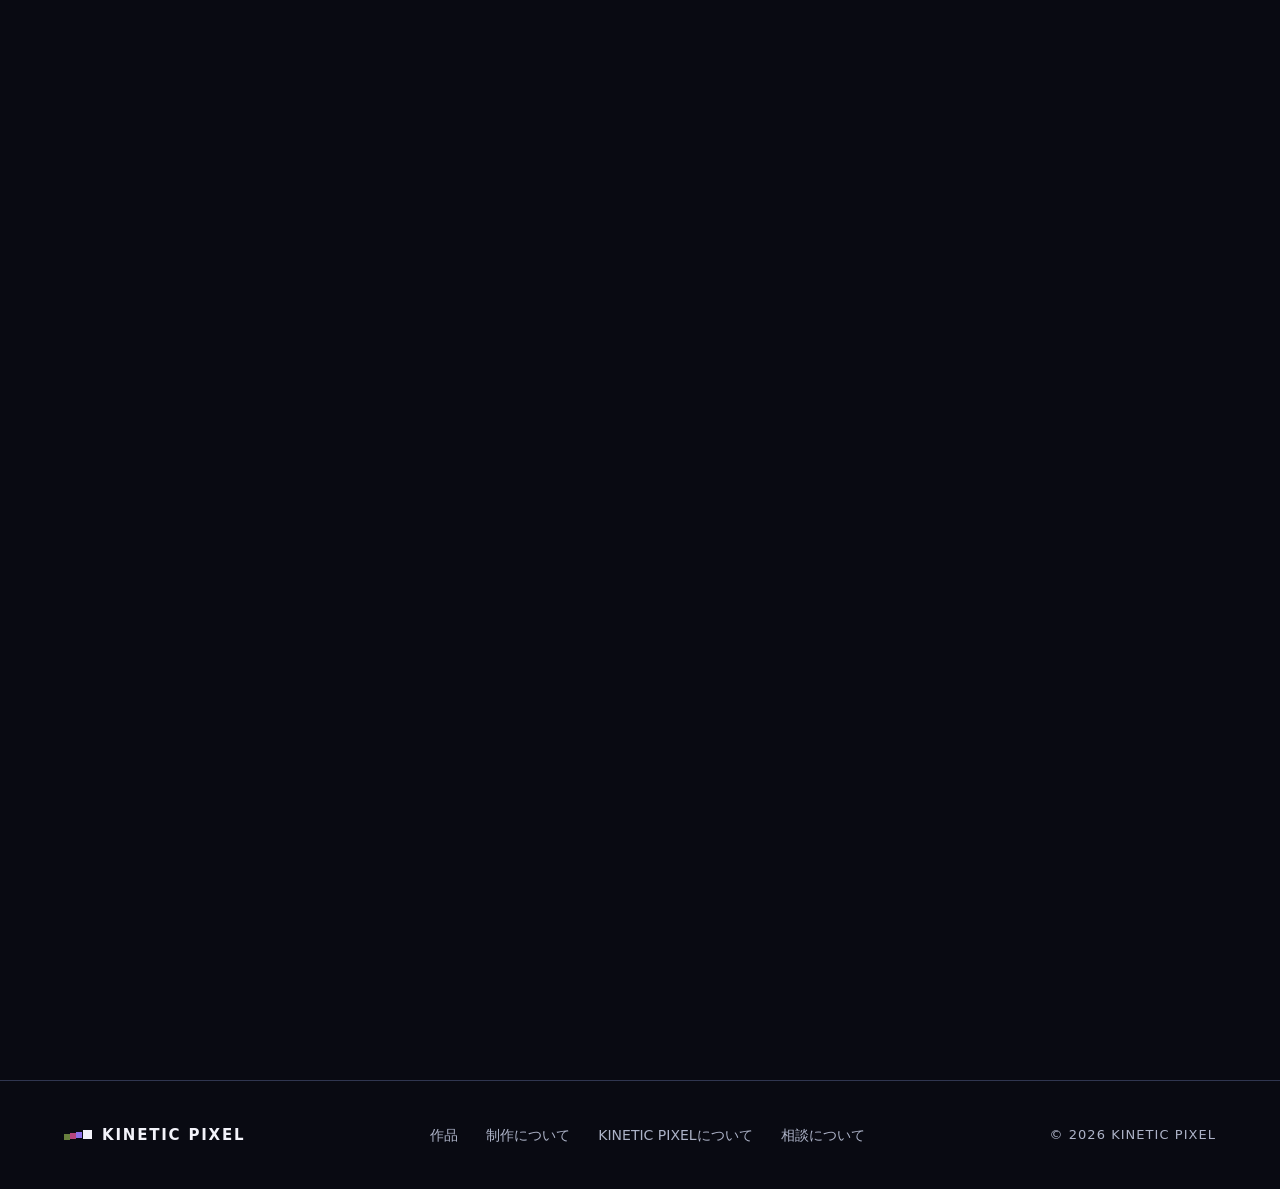
<file: works/seitai-lp.html>
<!doctype html>
<html lang="ja">
<head>
  <meta charset="utf-8">
  <meta name="viewport" content="width=device-width, initial-scale=1">
  <!-- 読みこんでよい相手：このサイト自身と Google Fonts だけ。送信先はなし。スクリプトは外のファイルだけ -->
  <meta http-equiv="Content-Security-Policy" content="default-src 'none'; script-src 'self'; style-src 'self' https://fonts.googleapis.com; font-src https://fonts.gstatic.com; img-src 'self'; base-uri 'none'; form-action 'none'">
  <meta name="referrer" content="no-referrer">
  <title>余白日和 整体室（架空・練習作品）｜KINETIC PIXEL</title>
  <meta name="description" content="架空の整体院「余白日和 整体室」のLP（1ページのサイト）。Web制作の練習作品で、実在のお店ではありません。画像・文章・コードは生成AIを使って作り、作者が内容を確認しています。">
  <meta name="theme-color" content="#090A12">
  <meta property="og:type" content="article">
  <meta property="og:title" content="余白日和 整体室（架空・練習作品）｜KINETIC PIXEL">
  <meta property="og:description" content="架空の整体院のLP。Web制作の練習作品で、実在のお店ではありません。">
  <meta property="og:url" content="https://kinetic-pixel.github.io/works/seitai-lp.html">
  <meta property="og:site_name" content="KINETIC PIXEL">
  <meta property="og:locale" content="ja_JP">
  <!-- リンクを貼ったときに出る絵。多くのサービスは完全な URL でないと読まない -->
  <meta property="og:image" content="https://kinetic-pixel.github.io/assets/img/og/seitai-lp.jpg">
  <meta property="og:image:width" content="1200">
  <meta property="og:image:height" content="630">
  <meta property="og:image:alt" content="余白日和 整体室（架空・練習作品）。架空の整体院の予約案内ページの最初の画面。">
  <meta name="twitter:card" content="summary_large_image">
  <link rel="icon" href="../assets/img/favicon.svg" type="image/svg+xml">
  <link rel="preconnect" href="https://fonts.googleapis.com">
  <link rel="preconnect" href="https://fonts.gstatic.com" crossorigin>
  <link rel="stylesheet" href="https://fonts.googleapis.com/css2?family=Space+Grotesk:wght@500;700&display=swap">
  <link rel="stylesheet" href="../assets/css/site.css">
  <script src="../assets/js/site.js" defer></script>
</head>
<body>
  <a class="skip-link" href="#main">本文へ移動</a>

  <header class="site-header">
    <a class="logo" href="../index.html" aria-label="KINETIC PIXEL トップへ">
      <svg class="logo-mark" viewBox="0 0 28 14" width="28" height="14" aria-hidden="true">
        <rect x="0" y="6" width="6" height="6" fill="#C7F36B" opacity=".5"/>
        <rect x="6" y="5" width="6" height="6" fill="#FF5EAE" opacity=".7"/>
        <rect x="12" y="4" width="6" height="6" fill="#9C7CFF" opacity=".9"/>
        <rect x="19" y="2" width="9" height="9" fill="#F3F3FA"/>
      </svg>
      <span>KINETIC PIXEL</span>
    </a>
    <nav class="site-nav" aria-label="サイト">
      <a href="../index.html#works">作品</a>
      <a href="../index.html#contact">相談について</a>
    </nav>
  </header>

  <main id="main" class="phrase-wrap">
    <section class="work-hero">
      <div class="container work-hero-inner">
        <div class="work-hero-copy">
          <a class="back-link" href="../index.html#works"><span aria-hidden="true">←</span> 作品一覧</a>
          <p class="work-kind">WORK 02 / WEB SITE</p>
          <h1 class="work-hero-title work-hero-title--jp">余白日和 整体室</h1>
          <p><span class="badge">架空・練習作品</span></p>
          <p class="work-hero-catch">からだのことを、ゆっくり話せる整体室。</p>
          <p class="work-hero-lead">「余白日和 整体室」は、実在しない整体院という設定でつくった、予約案内のページ（LP）です。このサイトの枠とは別に、お客さんの店の色として、生成りと青緑のやさしい配色にしました。はじめての人が安心して読み進められるよう、最初の画面から料金、よくある質問、店舗のご案内まで、<span class="nobr">9つのブロックを</span><span class="nobr">HTML・CSS・JavaScriptで</span>制作しています。</p>
          <dl class="work-meta work-meta--compact">
            <div><dt>設定</dt><dd>実在しない整体院。予約や問い合わせは送信されません</dd></div>
            <div><dt>種類</dt><dd>Webサイト（LP・1ページ）</dd></div>
            <div><dt>制作</dt><dd>HTML・CSS・JavaScript</dd></div>
            <div><dt>対応</dt><dd>パソコン・スマホ（幅320pxから）</dd></div>
            <div><dt>AI の利用</dt><dd>画像・文章・コードは生成 AI を使って作り、作者が内容を確認しています。</dd></div>
          </dl>
          <div class="actions">
            <a class="btn btn-primary" href="../sites/seitai-lp/index.html" target="_blank" rel="noopener">サイトを見る<span class="btn-arrow" aria-hidden="true">↗</span></a>
          </div>
          <p class="play-note">新しいタブで開きます。架空のお店のため、予約や電話はできません。</p>
        </div>
        <figure class="work-hero-media">
          <span class="shot-frame"><img src="../assets/img/seitai-lp/fv-pc.jpg" width="1200" height="675" alt="LPの最初の画面。左上に、葉を抱えて眠る小さなヤマネのロゴと店名「余白日和 整体室」、「架空・練習作品」の表示。見出し「からだのことを、ゆっくり話せる整体室。」と、明るい部屋に置かれたベッドの写真。下に、受付時間のカードと「予約について（デモ）」のボタン。"></span>
        </figure>
      </div>
    </section>

    <section class="section" aria-labelledby="blocks-title">
      <div class="container">
        <div class="section-head reveal">
          <p class="section-label"><span class="section-num">01</span>SCREENS</p>
          <div>
            <h2 id="blocks-title"><span class="nobr">ブロックごとの、</span><span class="nobr">やさしい画面。</span></h2>
            <p class="section-lead">最初の画面から最後の案内まで、1ページに9つのブロックを並べています。文字は大きめで、線と余白でゆったり区切り、料金やお客様の声のような中身も、落ち着いて読める形にしました。</p>
          </div>
        </div>
        <ul class="tools reveal" aria-label="つくった9つのブロック">
          <li>最初の画面</li>
          <li>気になることの例</li>
          <li>大切にしていること</li>
          <li>はじめての方へ</li>
          <li>料金</li>
          <li>お客様の声</li>
          <li>よくある質問</li>
          <li>場所・店舗情報</li>
          <li>最後の案内</li>
        </ul>
        <ol class="gallery">
          <li class="gallery-item reveal">
            <figure>
              <span class="shot-frame"><img src="../assets/img/seitai-lp/price-pc.jpg" width="1200" height="790" loading="lazy" alt="料金のブロック。見出し「料金のご案内」。左に初回体験のカード（3,300円・60分）、右に通常メニュー（全身のケア50分6,600円、部分ケア30分4,400円）。「※料金と時間は架空の設定です。」の注記と、「予約について（デモ）」のボタン。"></span>
              <figcaption><span class="gallery-num">01</span><strong>料金</strong>金額と内容を、カードと細い線ですっきり見せています。料金と時間は架空の設定で、そのことも文中に書いています。</figcaption>
            </figure>
          </li>
          <li class="gallery-item reveal">
            <figure>
              <span class="shot-frame"><img src="../assets/img/seitai-lp/voices-pc.jpg" width="1200" height="790" loading="lazy" alt="お客様の声のブロック。見出しの下に「以下は、ページの見本として作成した架空の文章です。実在のお客様の感想ではありません。」の説明。「架空の文章例」のラベルがついた短い文章が3つ縦に並び、それぞれに「想定した人物像（架空）」が添えられている。下に、よくある質問の見出し。"></span>
              <figcaption><span class="gallery-num">02</span><strong>お客様の声</strong>見本として作った架空の文章です。「架空の文章例」のラベルと想定した人物像を添えて、本物の感想に見えないようにしています。</figcaption>
            </figure>
          </li>
        </ol>
      </div>
    </section>

    <section class="section section-alt" aria-labelledby="phone-title">
      <div class="container finale-inner reveal">
        <figure class="finale-media">
          <span class="shot-frame shot-frame--phone"><img src="../assets/img/seitai-lp/fv-sp.jpg" width="585" height="1266" loading="lazy" alt="スマホの幅（390px）で見たLPの最初の画面。ロゴと店名、右上にメニューのボタン。見出し、説明文、部屋の写真が縦に並び、その下に受付時間のカードの一部が見える。"></span>
        </figure>
        <div class="finale-copy">
          <p class="work-kind">SMARTPHONE</p>
          <h2 id="phone-title"><span class="nobr">スマホでも、</span><span class="nobr">そのまま読める。</span></h2>
          <p>画面の幅に合わせて並びが変わり、<span class="nobr">幅320pxの</span>小さなスマホでも、はみ出さずに読めます。スマホでは、ページの途中から<span class="nobr">「料金を見る」</span>と<span class="nobr">「予約について（デモ）」</span>のボタンが画面の下に出て、読み進めたままで次の行き先に移れます。</p>
        </div>
      </div>
    </section>

    <section class="section" aria-labelledby="notes-title">
      <div class="container">
        <div class="section-head reveal">
          <p class="section-label"><span class="section-num">02</span>NOTES</p>
          <div>
            <h2 id="notes-title">この作品について</h2>
          </div>
        </div>
        <ul class="notes reveal">
          <li>架空の整体院です。実在のお店・人物・住所・<span class="nobr">電話番号は</span>使っていません。お客様の声も、見本として作った架空の文章です。</li>
          <li>予約や問い合わせは送信されません。<span class="nobr">「予約について（デモ）」</span>のボタンは、案内を開くだけです。</li>
          <li>画像・文章・コードは生成 AI を使って作り、作者が内容を確認しています。</li>
          <li>本物のお店と間違われないよう、検索結果に出ない設定にしています。</li>
          <li>ページの文字（Google Fonts）を読みこむため、インターネット接続が必要です。</li>
        </ul>
      </div>
    </section>

    <section class="finale" aria-labelledby="finale-title">
      <div class="container finale-inner finale-inner--solo reveal">
        <div class="finale-copy">
          <p class="work-kind">WORK 02 / 余白日和 整体室</p>
          <h2 id="finale-title">架空の整体院のページを、実際に見てみる。</h2>
          <p>新しいタブで開きます。メニューや<span class="nobr">「予約について（デモ）」</span>のボタンも、実際に押して試せます。</p>
          <div class="actions">
            <a class="btn btn-primary" href="../sites/seitai-lp/index.html" target="_blank" rel="noopener">サイトを見る<span class="btn-arrow" aria-hidden="true">↗</span></a>
            <a class="btn btn-ghost" href="../index.html#works">作品一覧へ</a>
          </div>
        </div>
      </div>
    </section>
  </main>

  <footer class="site-footer">
    <div class="container footer-inner">
      <a class="logo" href="../index.html" aria-label="KINETIC PIXEL トップへ">
        <svg class="logo-mark" viewBox="0 0 28 14" width="28" height="14" aria-hidden="true">
          <rect x="0" y="6" width="6" height="6" fill="#C7F36B" opacity=".5"/>
          <rect x="6" y="5" width="6" height="6" fill="#FF5EAE" opacity=".7"/>
          <rect x="12" y="4" width="6" height="6" fill="#9C7CFF" opacity=".9"/>
          <rect x="19" y="2" width="9" height="9" fill="#F3F3FA"/>
        </svg>
        <span>KINETIC PIXEL</span>
      </a>
      <nav class="footer-nav" aria-label="フッター">
        <a href="../index.html#works">作品</a>
        <a href="../index.html#process">制作について</a>
        <a href="../index.html#about">KINETIC PIXELについて</a>
        <a href="../index.html#contact">相談について</a>
      </nav>
      <p class="copyright">© 2026 KINETIC PIXEL</p>
    </div>
  </footer>
</body>
</html>
</file>
<file: assets/css/site.css>
/* KINETIC PIXEL ポートフォリオ
   枠＝KINETIC PIXEL の色（暗い背景＋控えめなネオン）、作品＝作品そのものの色。
   ネオンの 3 色はロゴ・細い線・小さな印だけに使い、作品の画像には重ねない。 */

:root {
  color-scheme: dark;
  --bg: #090A12;
  --surface: #111423;
  --surface-raised: #171B2E;
  --line: #303650;
  --text: #F3F3FA;
  --muted: #ADB3C8;
  --purple: #9C7CFF;
  --pink: #FF5EAE;
  --lime: #C7F36B;

  --neon-line: linear-gradient(90deg, var(--purple), var(--pink), var(--lime));
  --font-display: "Space Grotesk", "Hiragino Sans", "Hiragino Kaku Gothic ProN", "Yu Gothic UI", "Yu Gothic", Meiryo, system-ui, sans-serif;
  --font-body: system-ui, -apple-system, "Hiragino Sans", "Hiragino Kaku Gothic ProN", "Yu Gothic UI", "Yu Gothic", Meiryo, sans-serif;
  --gutter: clamp(20px, 5vw, 72px);
  --radius: 10px;
  --header-h: 64px;
}

*,
*::before,
*::after { box-sizing: border-box; }

html { scroll-behavior: smooth; scroll-padding-top: calc(var(--header-h) + 16px); }

body {
  margin: 0;
  background: var(--bg);
  color: var(--text);
  font-family: var(--font-body);
  font-size: 16px;
  line-height: 1.75;
  -webkit-font-smoothing: antialiased;
  text-rendering: optimizeLegibility;
  overflow-x: hidden;
}

img { display: block; max-width: 100%; height: auto; }
a { color: inherit; }
h1, h2, h3 { margin: 0; font-family: var(--font-display); font-weight: 700; }
p { margin: 0; }
ul, ol { margin: 0; padding: 0; list-style: none; }

:focus-visible { outline: 2px solid var(--lime); outline-offset: 3px; border-radius: 4px; }

.container { width: min(100% - var(--gutter) * 2, 1200px); margin-inline: auto; }

.skip-link {
  position: absolute; left: 12px; top: -60px; z-index: 100;
  padding: 10px 16px; background: var(--lime); color: var(--bg);
  font-weight: 700; text-decoration: none; border-radius: 6px;
}
.skip-link:focus { top: 12px; }

/* ---------- ヘッダー ---------- */
.site-header {
  position: sticky; top: 0; z-index: 20;
  height: var(--header-h);
  display: flex; align-items: center; justify-content: space-between; gap: 16px;
  padding-inline: var(--gutter);
  background: rgba(9, 10, 18, .78);
  backdrop-filter: blur(12px);
  -webkit-backdrop-filter: blur(12px);
  border-bottom: 1px solid rgba(48, 54, 80, .6);
}
.logo {
  display: inline-flex; align-items: center; gap: 10px;
  min-height: 44px;
  font-family: var(--font-display); font-weight: 700; font-size: 15px; letter-spacing: .12em;
  text-decoration: none; white-space: nowrap;
}
.logo-mark { flex: none; }
.site-nav { display: flex; gap: 4px; }
.site-nav a,
.footer-nav a {
  display: inline-flex; align-items: center; min-height: 44px; padding: 0 14px; white-space: nowrap;
  color: var(--muted); font-size: 14px; text-decoration: none;
  transition: color .2s;
}
.site-nav a:hover,
.footer-nav a:hover { color: var(--text); }

/* ---------- ヒーロー ---------- */
.hero {
  position: relative;
  overflow: hidden;
  padding-block: clamp(56px, 9vw, 120px) clamp(64px, 9vw, 128px);
  isolation: isolate;
}
.hero::after { /* 下の区切り：ネオンの細い線 */
  content: ""; position: absolute; left: 0; right: 0; bottom: 0; height: 1px;
  background: var(--neon-line); opacity: .55;
}
.hero-grid {
  position: absolute; inset: 0; z-index: -2; pointer-events: none;
  width: 100%; height: 100%;
  /* JavaScript が動かないときの代わり：止まったドット模様 */
  background-image: radial-gradient(circle, var(--line) 1px, transparent 1.6px);
  background-size: 20px 20px;
  background-position: center;
}
.hero-copy { position: relative; }
.hero-copy::before { /* 背景のドットより手前、文字より後ろ：文字のまわりだけ暗くして読みやすく */
  content: ""; position: absolute; inset: -56px -72px; z-index: -1; pointer-events: none;
  background: radial-gradient(closest-side, rgba(9, 10, 18, .9), rgba(9, 10, 18, .7) 62%, rgba(9, 10, 18, 0));
}
.hero-inner {
  position: relative;
  display: grid; grid-template-columns: repeat(12, minmax(0, 1fr)); column-gap: 24px; row-gap: 48px;
  align-items: center;
}
.hero-copy { grid-column: 1 / span 8; }
.hero-feature { grid-column: 9 / span 4; }

.eyebrow {
  display: flex; flex-wrap: wrap; align-items: center; gap: 4px 10px;
  font-family: var(--font-display); font-weight: 500; font-size: 13px; letter-spacing: .24em;
  color: var(--muted);
}
.eyebrow-dot { width: 8px; height: 8px; background: var(--lime); box-shadow: 0 0 12px rgba(199, 243, 107, .7); }
.eyebrow span { white-space: nowrap; }
.eyebrow-sep { color: var(--line); letter-spacing: 0; }

.hero h1 {
  margin: 20px 0 28px;
  font-size: clamp(44px, 6vw, 88px);
  line-height: 1.12;
  letter-spacing: -.02em;
}
.lead {
  max-width: 34em;
  color: var(--muted);
  font-size: clamp(16px, 1.25vw, 18px);
}
.actions { display: flex; flex-wrap: wrap; gap: 12px; margin-top: 36px; }

/* ---------- ボタン ---------- */
.btn {
  display: inline-flex; align-items: center; justify-content: center; gap: 12px;
  min-height: 48px; padding: 0 24px;
  border-radius: 8px;
  font-weight: 700; font-size: 15px; text-decoration: none;
  transition: box-shadow .25s, background-color .25s, border-color .25s, transform .25s;
}
.btn-primary { background: var(--lime); color: var(--bg); }
.btn-primary:hover { box-shadow: 0 0 0 1px var(--lime), 0 0 28px rgba(199, 243, 107, .45); }
.btn-ghost { border: 1px solid var(--line); color: var(--text); background: rgba(23, 27, 46, .6); }
.btn-ghost:hover { border-color: var(--purple); box-shadow: 0 0 22px rgba(156, 124, 255, .3); }
.btn-arrow { display: inline-block; transition: transform .25s steps(3); }
.btn:hover .btn-arrow { transform: translateX(6px); }

/* ---------- ドット絵の画面 ---------- */
.pixel-frame {
  display: block;
  background: #000;
  border: 1px solid var(--line);
  border-radius: 6px;
  overflow: hidden;
}
.pixel-frame img {
  width: 100%; aspect-ratio: 4 / 3; object-fit: contain;
  image-rendering: pixelated;
  image-rendering: crisp-edges;
}
@supports (image-rendering: pixelated) {
  .pixel-frame img { image-rendering: pixelated; }
}

/* ヒーローの代表作 */
.hero-feature {
  position: relative; display: block;
  padding: 12px;
  background: var(--surface);
  border: 1px solid var(--line);
  border-radius: 12px;
  text-decoration: none;
  transition: border-color .25s, box-shadow .25s;
}
.hero-feature:hover { border-color: var(--purple); box-shadow: 0 0 36px rgba(156, 124, 255, .22); }
.feature-label {
  display: flex; justify-content: space-between;
  margin: 2px 4px 10px;
  font-family: var(--font-display); font-weight: 500; font-size: 11px; letter-spacing: .24em; color: var(--muted);
}
.feature-label span:first-child { color: var(--lime); }
.feature-caption { display: flex; flex-wrap: wrap; align-items: baseline; justify-content: space-between; gap: 4px 12px; margin: 12px 4px 2px; }
.feature-caption strong { font-family: var(--font-display); font-size: 18px; letter-spacing: .06em; }
.feature-caption span { color: var(--muted); font-size: 13px; }

/* ---------- セクション ---------- */
.section { padding-block: clamp(72px, 10vw, 140px); }
.section-alt { background: linear-gradient(180deg, rgba(17, 20, 35, 0) 0%, rgba(17, 20, 35, .9) 18%, rgba(17, 20, 35, .9) 82%, rgba(17, 20, 35, 0) 100%); }
.section-head {
  display: grid; grid-template-columns: repeat(12, minmax(0, 1fr)); column-gap: 24px; row-gap: 16px;
  margin-bottom: clamp(40px, 5vw, 64px);
}
.section-head > :first-child { grid-column: 1 / span 3; }
.section-head > :last-child { grid-column: 4 / span 9; }
.section-label {
  display: flex; align-items: baseline; gap: 12px; padding-top: 14px;
  font-family: var(--font-display); font-weight: 500; font-size: 13px; letter-spacing: .24em; color: var(--muted);
}
.section-num { color: var(--lime); }
.section-head h2 { font-size: clamp(32px, 4.4vw, 56px); line-height: 1.2; letter-spacing: -.01em; }
.section-lead { max-width: 40em; margin-top: 20px; color: var(--muted); }

/* ---------- 作品 ---------- */
.card-line { position: relative; }
.card-line::after { /* ピクセルライン：左から 8 段で伸びる */
  content: ""; position: absolute; left: 0; right: 0; bottom: 0; height: 2px;
  background: var(--neon-line);
  transform: scaleX(0); transform-origin: left;
  transition: transform .25s steps(8);
}
.card-line:hover::after,
.card-line:focus-within::after { transform: scaleX(1); }

.work-feature {
  display: grid; grid-template-columns: repeat(12, minmax(0, 1fr));
  background: var(--surface);
  border: 1px solid var(--line);
  border-radius: 12px;
  overflow: hidden;
  transition: border-color .25s;
}
.work-feature:hover { border-color: #444B6B; }
.work-media { grid-column: 1 / span 7; display: block; padding: clamp(12px, 2vw, 24px); background: var(--surface-raised); border-right: 1px solid var(--line); }
.work-body { grid-column: 8 / span 5; display: flex; flex-direction: column; align-items: flex-start; gap: 16px; padding: clamp(24px, 3.5vw, 48px); }
.work-kind { font-family: var(--font-display); font-weight: 500; font-size: 12px; letter-spacing: .24em; color: var(--lime); }
.work-title { font-size: clamp(32px, 3.6vw, 48px); line-height: 1.1; letter-spacing: .04em; }
.work-catch { font-weight: 700; font-size: 18px; }
.work-body > p:not([class]) { color: var(--muted); }
.tags { display: flex; flex-wrap: wrap; gap: 8px; }
.tags li {
  padding: 4px 12px;
  border: 1px solid var(--line); border-radius: 999px;
  font-size: 13px; color: var(--text);
}
.work-body .btn { margin-top: 8px; }

.work-grid { display: grid; grid-template-columns: repeat(2, minmax(0, 1fr)); gap: 24px; margin-top: 24px; }

/* 画像つきの作品カード（Web サイトなど、画面を見せる作品） */
.work-card {
  display: flex; flex-direction: column;
  background: var(--surface);
  border: 1px solid var(--line);
  border-radius: 12px;
  overflow: hidden;
  transition: border-color .25s;
}
.work-card:hover { border-color: #444B6B; }
.work-card-media { display: block; padding: 12px; background: var(--surface-raised); border-bottom: 1px solid var(--line); }
.work-card-body { flex: 1; display: flex; flex-direction: column; align-items: flex-start; gap: 12px; padding: 24px 28px 28px; }
.work-card-title { display: flex; flex-wrap: wrap; align-items: center; gap: 8px 12px; font-size: 22px; }
.work-card-body > p:not([class]) { color: var(--muted); }
.work-card-body .btn { margin-top: auto; }
/* 作品が AI で作られたことの表示（LP のフッターと同じ文）。ピンクの細い線は「架空・練習作品」のバッジと同じ色 */
.ai-note { padding-left: 12px; border-left: 2px solid var(--pink); color: var(--muted); font-size: 13px; }
/* ほかのサイトの画面写真：ドット絵ではないので、ぼかさず、薄い枠だけ */
.shot-frame { display: block; margin: 0; background: #F7F5EF; border: 1px solid var(--line); border-radius: 6px; overflow: hidden; }
.shot-frame img { width: 100%; height: auto; }

.soon-card {
  display: flex; flex-direction: column;
  background: var(--surface);
  border: 1px solid var(--line);
  border-radius: 12px;
  overflow: hidden;
}
.soon-media { /* 作品ができるまでは、小さなドットの帯だけ。となりの作品カードが高いときは、あまった高さをこの帯が受けもつ */
  flex: 1 1 40px; min-height: 40px;
  background-color: var(--surface-raised);
  background-image: radial-gradient(circle, var(--line) 1px, transparent 1.6px);
  background-size: 14px 14px;
  border-bottom: 1px solid var(--line);
}
.soon-body { padding: 24px 28px 28px; }
.soon-body h3 { display: flex; flex-wrap: wrap; align-items: center; gap: 8px 12px; margin: 8px 0 8px; font-size: 22px; }
.soon-body p:last-child { color: var(--muted); }
.badge {
  padding: 2px 10px;
  border: 1px solid var(--pink); border-radius: 999px;
  font-family: var(--font-body); font-size: 12px; font-weight: 700; color: var(--pink);
}

/* ---------- 制作について ---------- */
.steps {
  display: grid; grid-template-columns: repeat(4, minmax(0, 1fr)); gap: 0;
  border-top: 1px solid var(--line);
  counter-reset: step;
}
.steps li { display: flex; flex-direction: column; gap: 16px; padding: 28px 24px 28px 0; border-right: 1px solid var(--line); }
.steps li + li { padding-left: 24px; }
.steps li:last-child { border-right: 0; }
.step-num { font-family: var(--font-display); font-weight: 700; font-size: 14px; letter-spacing: .12em; color: var(--lime); }
.steps h3 { font-size: 20px; margin-bottom: 8px; }
.steps p { color: var(--muted); font-size: 15px; }
.tools { display: flex; flex-wrap: wrap; gap: 8px; margin-top: 40px; }
.tools li {
  padding: 6px 14px;
  background: var(--surface-raised);
  border: 1px solid var(--line); border-radius: 6px;
  font-family: var(--font-display); font-size: 14px; color: var(--text);
}

/* ---------- KINETIC PIXEL について ---------- */
.about-head { margin-bottom: 0; }
.about-head .about-lead { max-width: 36em; font-size: clamp(17px, 1.5vw, 20px); color: var(--text); }
.about-head .section-lead + .section-lead { margin-top: 16px; }

/* ---------- 相談 ---------- */
.contact-card {
  position: relative; overflow: hidden;
  padding: clamp(28px, 5vw, 64px);
  background: var(--surface);
  border: 1px solid var(--line);
  border-radius: 12px;
}
.contact-card::before { content: ""; position: absolute; left: 0; top: 0; bottom: 0; width: 3px; background: linear-gradient(180deg, var(--purple), var(--pink), var(--lime)); }
.contact-card > p:first-child { max-width: 36em; font-size: clamp(16px, 1.4vw, 19px); }
.contact-hint { max-width: 36em; margin-top: 12px; color: var(--muted); }
.contact-live { margin-top: 8px; }
.contact-live[hidden] { display: none; }
.contact-address { display: grid; gap: 8px; max-width: 36em; margin-top: 28px; padding-top: 24px; border-top: 1px solid var(--line); }
.contact-label { font-family: var(--font-display); font-weight: 500; font-size: 12px; letter-spacing: .24em; color: var(--lime); }
.contact-addr { font-family: var(--font-display); font-weight: 500; font-size: clamp(17px, 2.4vw, 24px); line-height: 1.4; overflow-wrap: anywhere; user-select: all; }
.contact-copy { display: flex; flex-wrap: wrap; align-items: center; gap: 8px 16px; margin-top: 4px; }
.contact-status { color: var(--lime); font-size: 14px; }
.contact-note { color: var(--muted); font-size: 13px; }
.contact-privacy { max-width: 36em; margin-top: 20px; color: var(--muted); font-size: 13px; }
.contact-fallback { max-width: 36em; margin-top: 20px; padding-left: 12px; border-left: 2px solid var(--pink); color: var(--muted); font-size: 14px; }
.contact-wordmark {
  margin-top: clamp(32px, 5vw, 64px);
  font-family: var(--font-display); font-weight: 700; font-size: clamp(40px, 9vw, 128px); line-height: .9; letter-spacing: .02em;
  color: transparent;
  -webkit-text-stroke: 1px var(--line);
  white-space: nowrap;
  user-select: none;
}

@media (max-width: 340px) { .contact-wordmark { font-size: 30px; } } /* 幅 320px でも右で切れないように */

/* ---------- フッター ---------- */
.site-footer { border-top: 1px solid var(--line); padding-block: 32px; }
.footer-inner { display: flex; flex-wrap: wrap; align-items: center; justify-content: space-between; gap: 16px 24px; }
.footer-nav { display: flex; flex-wrap: wrap; }
.copyright { color: var(--muted); font-size: 13px; font-family: var(--font-display); letter-spacing: .08em; }

/* ---------- 作品ページ ---------- */
.work-hero { position: relative; padding-block: clamp(40px, 6vw, 88px) clamp(64px, 8vw, 112px); }
.work-hero::after { content: ""; position: absolute; left: 0; right: 0; bottom: 0; height: 1px; background: var(--neon-line); opacity: .55; }
.work-hero-inner { display: grid; grid-template-columns: repeat(12, minmax(0, 1fr)); column-gap: 24px; row-gap: 40px; align-items: center; }
.work-hero-copy { grid-column: 1 / span 6; display: flex; flex-direction: column; align-items: flex-start; gap: 18px; }
.work-hero-media { grid-column: 7 / span 6; margin: 0; padding: 12px; background: var(--surface); border: 1px solid var(--line); border-radius: 12px; }
.back-link {
  display: inline-flex; align-items: center; gap: 8px; min-height: 44px; margin-bottom: 8px;
  color: var(--muted); font-size: 14px; text-decoration: none;
}
.back-link:hover { color: var(--text); }
.work-hero-title { font-size: clamp(48px, 7vw, 96px); line-height: 1; letter-spacing: .04em; }
.work-hero-catch { font-weight: 700; font-size: clamp(18px, 1.8vw, 22px); }
.work-hero-lead { max-width: 36em; color: var(--muted); }
.work-meta { display: grid; gap: 0; width: 100%; max-width: 36em; margin: 8px 0 0; border-top: 1px solid var(--line); }
.work-meta div { display: grid; grid-template-columns: 7em 1fr; gap: 16px; padding: 10px 0; border-bottom: 1px solid var(--line); }
.work-meta dt { font-size: 13px; color: var(--muted); }
.work-meta dd { margin: 0; font-size: 15px; }
.work-hero-copy .actions { margin-top: 12px; }
.play-note { color: var(--muted); font-size: 13px; }
.work-hero-title--jp { font-size: clamp(36px, 5vw, 68px); letter-spacing: .08em; line-height: 1.12; }
.work-hero-media .shot-frame { border-radius: 8px; }
.tools + .gallery { margin-top: clamp(32px, 4vw, 48px); }
.shot-frame--phone { max-width: 300px; margin-inline: auto; border-radius: 28px; }
.nobr { white-space: nowrap; } /* 言葉の途中で折り返さない */
.phrase-wrap { word-break: auto-phrase; } /* 日本語を文節で折り返す（Chrome・Edge。対応していないブラウザは .nobr だけが効く） */
.finale-inner--solo .finale-copy { grid-column: 1 / -1; }

.gallery { display: grid; grid-template-columns: repeat(2, minmax(0, 1fr)); gap: clamp(20px, 3vw, 32px); }
.gallery-wide { grid-column: 1 / -1; }
.gallery-wide figure { display: grid; grid-template-columns: repeat(12, minmax(0, 1fr)); column-gap: 24px; align-items: end; }
.gallery-wide .pixel-frame { grid-column: 1 / span 8; }
.gallery-wide figcaption { grid-column: 9 / span 4; }
.gallery figure { margin: 0; }
.gallery figcaption { display: block; margin-top: 14px; color: var(--muted); font-size: 15px; }
.gallery figcaption strong { display: block; margin-bottom: 2px; color: var(--text); font-family: var(--font-display); font-size: 18px; }
.gallery-num { display: block; margin-bottom: 6px; font-family: var(--font-display); font-size: 13px; letter-spacing: .12em; color: var(--lime); }

.controls { display: grid; grid-template-columns: 3fr 2fr; gap: 24px; }
.controls-card { padding: clamp(24px, 3vw, 36px); background: var(--surface); border: 1px solid var(--line); border-radius: 12px; }
.controls-card h3 { margin-bottom: 18px; font-size: 20px; }
.controls-card > p { color: var(--muted); }
.keys { margin: 0; }
.keys div { display: grid; grid-template-columns: 6.5em 1fr; gap: 16px; align-items: center; padding: 10px 0; border-bottom: 1px solid var(--line); }
.keys div:first-child { border-top: 1px solid var(--line); }
.keys dt { display: flex; gap: 6px; }
.keys dd { margin: 0; font-size: 15px; }
kbd {
  display: inline-grid; place-items: center; min-width: 2em; height: 2em; padding: 0 .5em;
  background: var(--surface-raised); border: 1px solid var(--line); border-bottom-width: 3px; border-radius: 6px;
  font-family: var(--font-display); font-size: 14px; font-weight: 700; color: var(--text); line-height: 1;
}
.controls-note { margin-top: 18px; color: var(--muted); font-size: 14px; }
.controls-note kbd { height: 1.8em; font-size: 13px; }

.notes { display: grid; gap: 0; max-width: 52em; border-top: 1px solid var(--line); }
.notes li { position: relative; padding: 16px 0 16px 28px; border-bottom: 1px solid var(--line); }
.notes li::before { content: ""; position: absolute; left: 4px; top: 1.55em; width: 8px; height: 8px; background: var(--pink); }

.finale { padding-block: 0 clamp(72px, 10vw, 140px); }
.finale-inner {
  display: grid; grid-template-columns: repeat(12, minmax(0, 1fr)); column-gap: 24px; row-gap: 32px; align-items: center;
  padding: clamp(20px, 3vw, 40px);
  background: var(--surface); border: 1px solid var(--line); border-radius: 12px;
}
.finale-media { grid-column: 1 / span 6; margin: 0; }
.finale-copy { grid-column: 7 / span 6; display: flex; flex-direction: column; align-items: flex-start; gap: 16px; }
.finale-copy h2 { font-size: clamp(26px, 3vw, 38px); line-height: 1.3; }
.finale-copy p:not([class]) { color: var(--muted); }
.finale-copy .actions { margin-top: 8px; }

/* ---------- 動画の作品ページ ---------- */
/* 映像のコマ：作品の色をそのまま見せる（ネオンは重ねない） */
.film-frame { display: block; margin: 0; background: #000; border: 1px solid var(--line); border-radius: 6px; overflow: hidden; }
.film-frame img { width: 100%; aspect-ratio: 16 / 9; object-fit: cover; }
.work-hero--film .work-hero-inner { align-items: end; }
.work-hero-aside { grid-column: 7 / span 6; margin: 0; }
.video-section { padding-top: clamp(40px, 6vw, 80px); }
/* 動画は、再生ボタンを押すまで YouTube を読みこまない（site.js の setupVideo が、押したときに iframe に置きかえる） */
.video-player { position: relative; aspect-ratio: 16 / 9; background: #000; border: 1px solid var(--line); border-radius: 12px; overflow: hidden; }
.video-poster { position: absolute; inset: 0; display: block; color: #fff; text-decoration: none; }
.video-poster img { width: 100%; height: 100%; object-fit: cover; }
.video-poster:focus-visible { outline-offset: -4px; }
.video-play {
  position: absolute; left: clamp(12px, 2.5vw, 28px); bottom: clamp(12px, 2.5vw, 28px);
  display: inline-flex; align-items: center; gap: 12px;
  padding: 10px 22px 10px 10px;
  background: rgba(9, 10, 18, .8); border: 1px solid rgba(243, 243, 250, .35); border-radius: 999px;
  font-weight: 700; font-size: 15px; line-height: 1.4;
  transition: background-color .25s, border-color .25s;
}
.video-play-sub { font-weight: 400; font-size: 13px; color: rgba(243, 243, 250, .8); }
.video-play-icon { position: relative; flex: none; width: 40px; height: 40px; border-radius: 50%; background: var(--text); }
.video-play-icon::after { /* 白い丸の中の、右向きの三角 */
  content: ""; position: absolute; left: 16px; top: 13px;
  border-style: solid; border-width: 7px 0 7px 11px; border-color: transparent transparent transparent var(--bg);
}
.video-poster:hover .video-play,
.video-poster:focus-visible .video-play { background: rgba(9, 10, 18, .94); border-color: var(--text); }
.video-frame { position: absolute; inset: 0; width: 100%; height: 100%; border: 0; }
.video-note { max-width: 52em; margin-top: 14px; color: var(--muted); font-size: 13px; }
.video-note a { margin-left: .5em; color: var(--text); white-space: nowrap; }
.credits { max-width: 52em; }
.credits a { overflow-wrap: anywhere; }

/* ---------- スクロールで現れる ---------- */
.js .reveal { opacity: 0; transform: translateY(18px); transition: opacity .46s ease, transform .46s ease; }
.js .reveal.is-in { opacity: 1; transform: none; }

/* ---------- スマホ ---------- */
@media (max-width: 760px) {
  .site-nav a { padding: 0 10px; }
  .logo { font-size: 13px; letter-spacing: .1em; }
  .hero-inner { grid-template-columns: minmax(0, 1fr); row-gap: 56px; }
  .hero-copy,
  .hero-feature { grid-column: 1 / -1; }
  .eyebrow { font-size: 11px; letter-spacing: .18em; }
  .hero-copy::before { inset: -32px -24px -8px; }
  .hero h1 { font-size: clamp(30px, 9.4vw, 44px); }
  .actions .btn { width: 100%; }
  .section-head { grid-template-columns: minmax(0, 1fr); }
  .section-head > :first-child,
  .section-head > :last-child { grid-column: 1 / -1; }
  .section-label { padding-top: 0; }
  .work-feature { grid-template-columns: minmax(0, 1fr); }
  .work-media,
  .work-body { grid-column: 1 / -1; }
  .work-media { border-right: 0; border-bottom: 1px solid var(--line); }
  .work-grid { grid-template-columns: minmax(0, 1fr); }
  .work-card-body { padding: 22px 20px 24px; }
  .work-card-body .btn { width: 100%; }
  .steps { grid-template-columns: minmax(0, 1fr); }
  .steps li,
  .steps li + li { flex-direction: row; gap: 20px; padding: 22px 0; border-right: 0; border-bottom: 1px solid var(--line); }
  .work-hero-inner,
  .finale-inner { grid-template-columns: minmax(0, 1fr); }
  .work-hero-copy,
  .work-hero-media,
  .work-hero-aside,
  .finale-media,
  .finale-copy { grid-column: 1 / -1; }
  .work-meta--compact div { grid-template-columns: 5.5em 1fr; gap: 12px; }
  .gallery { grid-template-columns: minmax(0, 1fr); }
  .gallery-wide figure { display: block; }
  .controls { grid-template-columns: minmax(0, 1fr); }
  .keys div { grid-template-columns: 5.5em 1fr; }
  .js .reveal { opacity: 1; transform: none; transition: none; }
  .video-player { border-radius: 8px; }
  .video-play { gap: 8px; padding: 6px 14px 6px 6px; font-size: 14px; }
  .video-play-sub { display: none; } /* 狭い画面では「再生する」だけにして、絵を隠しすぎない */
  .video-play-icon { width: 32px; height: 32px; }
  .video-play-icon::after { left: 13px; top: 10px; border-width: 6px 0 6px 9px; }
}

/* 小さなスマホ（幅 320〜380px） */
@media (max-width: 380px) {
  .site-header { gap: 8px; padding-inline: 16px; }
  .logo { gap: 8px; font-size: 12px; letter-spacing: .06em; }
  .site-nav a { padding: 0 6px; font-size: 13px; }
  .eyebrow-sep { display: none; }
}

@media (min-width: 761px) and (max-width: 1080px) {
  .hero-copy { grid-column: 1 / span 7; }
  .hero-feature { grid-column: 8 / span 5; }
  .hero h1 { font-size: 5.2vw; }
  .work-feature { grid-template-columns: minmax(0, 1fr); }
  .work-media,
  .work-body { grid-column: 1 / -1; }
  .work-media { border-right: 0; border-bottom: 1px solid var(--line); }
  .work-media .pixel-frame { max-width: 640px; margin-inline: auto; }
  .steps { grid-template-columns: repeat(2, minmax(0, 1fr)); }
  .steps li:nth-child(2) { border-right: 0; }
  .steps li:nth-child(n + 3) { border-top: 1px solid var(--line); }
  .steps li:nth-child(3) { padding-left: 0; }
}

/* タッチの端末：ホバーの代わりに、線をいつも見せる */
@media (hover: none) {
  .card-line::after { transform: scaleX(1); transition: none; }
}

/* 動きを減らす設定 */
@media (prefers-reduced-motion: reduce) {
  html { scroll-behavior: auto; }
  .js .reveal { opacity: 1; transform: none; transition: none; }
  .card-line::after { transform: scaleX(1); transition: none; }
  .btn, .btn-arrow, .hero-feature, .video-play { transition: none; }
  .btn:hover .btn-arrow { transform: none; }
}
</file>
<file: sites/seitai-lp/assets/css/style.css>
/* 余白日和 整体室（架空・練習作品） */

/* ---------- 共通ルール ---------- */
:root {
  --color-bg: #F7F5EF;
  --color-surface: #FFFDF8;
  --color-ink: #293A36;
  --color-primary: #52786F;
  --color-primary-dark: #365E58;
  --color-sage: #DCE7DF;
  --color-sand: #EEE9DE;
  --color-line: #C8D2CC;
  --color-accent: #D89478;

  --space-1: 8px;
  --space-2: 16px;
  --space-3: 24px;
  --space-4: 32px;
  --space-6: 48px;
  --space-8: 64px;
  --space-12: 96px;

  --font-serif: "Zen Old Mincho", "Yu Mincho", "Hiragino Mincho ProN", serif;
  --font-sans: "Noto Sans JP", "Hiragino Kaku Gothic ProN", "Yu Gothic", Meiryo, sans-serif;

  --radius-card: 28px;
  --radius-card-sm: 20px;
  --radius-pill: 999px;
  --shadow-card: 0 12px 32px rgba(41, 58, 54, 0.08);

  --content-max: 1200px;
  --header-max: 1480px;
  --header-h: 104px;

  /* 左の余白（ヘッダーのロゴと、最初の画面の見出しの左端をそろえる） */
  --fv-left: clamp(40px, 7vw, 120px);

  /* スマホの下に固定するボタン */
  --sp-cta-h: 58px;
}

*,
*::before,
*::after {
  box-sizing: border-box;
}

html {
  -webkit-text-size-adjust: 100%;
  scroll-behavior: smooth;
}

body {
  margin: 0;
  overflow-x: clip;
  background: var(--color-bg);
  color: var(--color-ink);
  font-family: var(--font-sans);
  font-size: 16px;
  line-height: 1.9;
}

img {
  display: block;
  max-width: 100%;
  height: auto;
}

h1,
h2,
p,
ul,
dl,
dd,
figure {
  margin: 0;
}

ul {
  padding: 0;
  list-style: none;
}

a {
  color: inherit;
}

button {
  font: inherit;
  color: inherit;
}

:focus-visible {
  outline: 3px solid var(--color-primary);
  outline-offset: 3px;
}

.visually-hidden {
  position: absolute;
  width: 1px;
  height: 1px;
  margin: -1px;
  padding: 0;
  overflow: hidden;
  clip-path: inset(50%);
  white-space: nowrap;
  border: 0;
}

/* 架空・練習作品の表示 */
.badge-fictional {
  display: inline-block;
  padding: 2px 12px;
  border-radius: var(--radius-pill);
  background: var(--color-sand);
  color: var(--color-ink);
  font-size: 12px;
  line-height: 1.7;
  letter-spacing: 0.04em;
}

/* ボタン */
.btn {
  display: inline-flex;
  align-items: center;
  justify-content: center;
  gap: 12px;
  min-height: 44px;
  padding: 0 var(--space-4);
  border: 1px solid transparent;
  border-radius: var(--radius-pill);
  font-size: 16px;
  font-weight: 500;
  line-height: 1.4;
  text-decoration: none;
  white-space: nowrap;
  cursor: pointer;
  transition: background-color 0.2s ease, color 0.2s ease, border-color 0.2s ease;
}

.btn--primary {
  background: var(--color-primary);
  color: #fff;
}

.btn--primary:hover {
  background: var(--color-primary-dark);
}

.btn--ghost {
  background: var(--color-surface);
  border-color: var(--color-sand);
  color: var(--color-primary);
}

.btn--ghost:hover {
  border-color: var(--color-line);
  color: var(--color-primary-dark);
}

/* ボタンの「›」 */
.btn__arrow {
  width: 8px;
  height: 8px;
  border-top: 1.5px solid currentColor;
  border-right: 1.5px solid currentColor;
  transform: rotate(45deg);
  flex: none;
}

/* ---------- ヘッダー ---------- */
.site-header {
  position: relative;
  z-index: 10;
}

.site-header__inner {
  position: relative;
  display: flex;
  align-items: center;
  justify-content: space-between;
  gap: var(--space-4);
  max-width: var(--header-max);
  height: var(--header-h);
  margin: 0 auto;
  padding: 0 var(--fv-left);
}

.brand {
  display: flex;
  align-items: center;
  gap: var(--space-2);
}

.brand__logo {
  width: 160px;
}

.brand__name {
  font-family: var(--font-serif);
  font-size: 34px;
  font-weight: 500;
  line-height: 1.3;
  letter-spacing: 0.06em;
}

.brand__text .badge-fictional {
  margin-top: 6px;
}

.global-nav__list {
  display: flex;
  gap: var(--space-3);
}

.global-nav__list a {
  display: block;
  padding: 10px 0;
  font-size: 14px;
  line-height: 1.7;
  text-decoration: none;
  transition: color 0.2s ease;
}

.global-nav__list a:hover {
  color: var(--color-primary);
  text-decoration: underline;
  text-underline-offset: 6px;
}

.menu-button {
  display: none;
}

/* ---------- 1. 最初の画面 ---------- */
.fv {
  position: relative;
  overflow-x: clip;
  padding-bottom: var(--space-6);
  /* 幅の計算はスクロールバーを除いた幅（cqw）で行う */
  container-type: inline-size;
  /* 見出し（2 行目の 11 文字）が写真に重ならない幅を残し、写真は最大で画面の 56%。右上の葉の位置にも使う */
  --fv-left: clamp(40px, 7cqw, 120px);
  --fv-title: clamp(38px, 3.2cqw, 54px);
  --fv-gap: var(--space-4);
  --fv-photo-w: min(56cqw, calc(100cqw - var(--fv-left) - var(--fv-title) * 11 - var(--fv-gap)));
}

/* 飾りの重なり：淡い形と左下の葉は写真・カードの下、右上の葉は写真の上（パソコンは茎の先だけが写真の角にかかる） */
.fv__deco {
  position: absolute;
  inset: calc(-1 * var(--header-h)) 0 0 0;
  pointer-events: none;
}

.blob {
  position: absolute;
  display: block;
}

.blob--top {
  top: -30px;
  left: 44%;
  width: 340px;
  height: 140px;
  border-radius: 46% 54% 58% 42% / 40% 38% 62% 60%;
  background: var(--color-sage);
  opacity: 0.45;
  transform: rotate(-6deg);
}

.blob--left {
  top: 300px;
  left: -96px;
  width: 180px;
  height: 280px;
  border-radius: 52% 48% 44% 56% / 46% 58% 42% 54%;
  background: var(--color-sand);
  opacity: 0.45;
  transform: rotate(10deg);
}

.blob--bottom {
  bottom: 40px;
  left: -64px;
  width: 220px;
  height: 170px;
  border-radius: 58% 42% 50% 50% / 48% 56% 44% 52%;
  background: var(--color-sage);
  opacity: 0.4;
  transform: rotate(-12deg);
}

.leaf {
  position: absolute;
}

/* 右上の葉：パソコンは写真の右上ではなく、見出しの右上（写真の左上の丸い角のそば）に置く。
   茎の先（絵の右下の角）を角の線の上（ヘッダーの下から 86px）に置き、写真に数 px だけかける。絵は 640×383 */
.leaf--top {
  --leaf-w: clamp(120px, 12cqw, 200px);
  top: calc(var(--header-h) + 86px - var(--leaf-w) * 383 / 640);
  right: calc(var(--fv-photo-w) - 14px);
  z-index: 2;
  width: var(--leaf-w);
}

.leaf--bottom {
  bottom: 150px;
  left: -8px;
  width: 170px;
  transform: scaleX(-1) rotate(-18deg);
}

.fv__body {
  position: relative;
  z-index: 1;
  display: grid;
  grid-template-columns: minmax(0, 1fr) var(--fv-photo-w);
  align-items: center;
}

.fv__text {
  padding: 0 var(--fv-gap) 0 var(--fv-left);
}

.fv__title {
  font-family: var(--font-serif);
  font-size: var(--fv-title);
  font-weight: 500;
  line-height: 1.55;
  white-space: nowrap;
}

.fv__lead {
  max-width: 560px;
  margin-top: var(--space-3);
  font-size: 17px;
  line-height: 1.9;
}

.fv__photo {
  overflow: hidden;
  aspect-ratio: 1.62 / 1;
  border-radius: 130px 0 32px 32px;
  background: var(--color-sand);
}

.fv__photo img {
  width: 100%;
  height: 100%;
  object-fit: cover;
}

/* 受付時間のカード */
.hours-card {
  position: relative;
  z-index: 1;
  display: flex;
  align-items: center;
  width: calc(100% - 2 * var(--space-6));
  max-width: 1400px;
  min-height: 150px;
  margin: var(--space-4) auto 0;
  padding: var(--space-3) clamp(24px, 3vw, 48px);
  border-radius: var(--radius-card);
  background: var(--color-surface);
  box-shadow: var(--shadow-card);
  --hours-gap: clamp(16px, 2vw, 32px);
}

.hours-card__label {
  display: flex;
  flex: none;
  align-items: center;
  gap: 10px;
  font-size: 16px;
  font-weight: 500;
  line-height: 1.6;
}

.icon-leaf {
  width: 28px;
  height: 28px;
  flex: none;
  fill: none;
  stroke: var(--color-primary);
  stroke-width: 1.4;
  stroke-linecap: round;
  stroke-linejoin: round;
}

.hours-card__row {
  display: flex;
  flex: 1;
  align-items: center;
  justify-content: space-between;
  gap: var(--hours-gap);
  margin-left: var(--hours-gap);
}

/* 区切りの縦線（受付時間 | 曜日 | 時間） */
.hours-days,
.hours-time {
  padding-left: var(--hours-gap);
  border-left: 1px solid var(--color-line);
}

.hours-days__title,
.hours-time dt {
  color: var(--color-primary);
  font-size: 13px;
  line-height: 1.7;
}

.hours-days__table {
  border-collapse: collapse;
  margin-top: 4px;
}

.hours-days__table th,
.hours-days__table td {
  width: clamp(32px, 3vw, 44px);
  padding: 0;
  text-align: center;
}

.hours-days__table th {
  font-size: 14px;
  font-weight: 500;
  line-height: 1.8;
}

.hours-days__table td {
  color: var(--color-primary);
  font-size: 18px;
  line-height: 1.8;
}

.hours-days__table td.is-closed {
  color: var(--color-ink);
  font-size: 14px;
}

.hours-time {
  margin-right: auto;
}

.hours-time__main dd {
  font-family: var(--font-serif);
  font-size: clamp(20px, 1.9vw, 26px);
  font-weight: 500;
  line-height: 1.4;
  letter-spacing: 0.02em;
}

.hours-time__last {
  display: flex;
  gap: 0.5em;
  margin-top: 4px;
}

.hours-time__last dt {
  font-size: 14px;
}

.hours-time__last dd {
  font-size: 14px;
  line-height: 1.7;
}

.hours-card__button {
  flex: none;
  min-height: 64px;
  padding: 0 clamp(24px, 2.4vw, 40px);
}

.hours-list {
  display: none;
}

/* ---------- 2. 気になることの例 ---------- */
.concerns {
  padding: 80px 0;
}

.concerns__inner {
  width: calc(100% - 2 * var(--space-4));
  max-width: var(--content-max);
  margin: 0 auto;
}

.concerns__title {
  margin-bottom: var(--space-6);
  font-family: var(--font-serif);
  font-size: 40px;
  font-weight: 500;
  line-height: 1.5;
  text-align: center;
}

/* 「時／間」のような言葉の途中では折り返さず、HTML の <wbr> の位置で折り返す。
   入りきらない言葉があるときだけ、言葉の途中でも折り返す（はみ出さないように） */
.concerns__title,
.concerns__text {
  word-break: keep-all;
  overflow-wrap: anywhere;
}

.concerns__list {
  display: grid;
  grid-template-columns: repeat(3, minmax(0, 1fr));
  gap: var(--space-3);
}

/* アイコンと文章のまとまりを、カードの縦の真ん中に置く */
.concerns__item {
  display: flex;
  flex-direction: column;
  align-items: center;
  justify-content: center;
  min-height: 256px;
  padding: var(--space-4) 28px;
  border: 1px solid var(--color-line);
  border-radius: var(--radius-card-sm);
  background: var(--color-surface);
  box-shadow: 0 8px 24px rgba(41, 58, 54, 0.04);
}

.concerns__icon {
  width: auto;
  height: 72px;
}

/* 2 行の長さが近くなる言葉の切れ目で折り返す（3 枚の形をそろえる） */
.concerns__text {
  margin-top: var(--space-2);
  font-size: 16px;
  line-height: 1.9;
  text-align: center;
  text-wrap: balance;
}

/* 初めての人に気づいてもらえるよう、下線の文字ではなく生成りの丸いボタンの形 */
.concerns__link {
  display: flex;
  align-items: center;
  gap: 10px;
  width: fit-content;
  min-height: 52px;
  margin: var(--space-4) auto 0;
  padding: 0 var(--space-4);
  border: 1px solid var(--color-sand);
  border-radius: var(--radius-pill);
  background: var(--color-surface);
  color: var(--color-primary);
  font-size: 16px;
  font-weight: 500;
  line-height: 1.7;
  text-decoration: none;
  transition: color 0.2s ease, border-color 0.2s ease;
}

/* ほかの生成りのボタン（.btn--ghost）と同じく、枠の色も少し濃くする */
.concerns__link:hover {
  border-color: var(--color-line);
  color: var(--color-primary-dark);
}

.concerns__arrow {
  font-size: 14px;
}

/* ---------- 3. 大切にしていること ---------- */
/* 上の余白は、ブロック 2 の下の 80px をそのまま使う */
.approach {
  padding: 0 0 80px;
}

/* 左に見出しと文章、右に 3 つの考え方 */
.approach__inner {
  display: grid;
  grid-template-columns: repeat(2, minmax(0, 1fr));
  align-items: center;
  gap: clamp(48px, 5vw, 72px);
  width: calc(100% - 2 * var(--space-4));
  max-width: var(--content-max);
  margin: 0 auto;
}

.approach__title {
  font-family: var(--font-serif);
  font-size: 40px;
  font-weight: 500;
  line-height: 1.5;
}

.approach__lead {
  margin-top: var(--space-3);
  font-size: 16px;
  line-height: 1.9;
}

/* ブロック 2 と同じ：言葉の途中では折り返さず、<wbr> の位置で折り返す */
.approach__title,
.approach__lead,
.approach__item-title {
  word-break: keep-all;
  overflow-wrap: anywhere;
}

/* 番号やカードにせず、細い線で区切る（リストの上下にも線） */
.approach__list {
  border-top: 1px solid var(--color-line);
}

.approach__item {
  display: flex;
  align-items: center;
  min-height: 104px;
  border-bottom: 1px solid var(--color-line);
}

.approach__item-title {
  margin: 0;
  font-family: var(--font-serif);
  font-size: 24px;
  font-weight: 500;
  line-height: 1.6;
}

/* ---------- 4. はじめての方へ ---------- */
/* 上の余白は、ブロック 3 の下の 80px をそのまま使う */
.first-visit {
  padding: 0 0 80px;
  /* 流れの 1 項目の高さと、番号の列の幅 */
  --step-h: 88px;
  --step-num-w: 48px;
}

/* 左に見出し・文章・流れ、右に写真と料金ボタン */
.first-visit__inner {
  display: grid;
  grid-template-columns: repeat(2, minmax(0, 1fr));
  align-items: center;
  gap: clamp(48px, 5vw, 72px);
  width: calc(100% - 2 * var(--space-4));
  max-width: var(--content-max);
  margin: 0 auto;
}

.first-visit__title {
  font-family: var(--font-serif);
  font-size: 40px;
  font-weight: 500;
  line-height: 1.5;
}

.first-visit__lead {
  margin-top: var(--space-3);
  font-size: 16px;
  line-height: 1.9;
}

/* 「約60分」だけ、青緑で控えめに */
.first-visit__lead strong {
  color: var(--color-primary);
  font-weight: 600;
}

/* ブロック 2・3 と同じ：言葉の途中では折り返さず、<wbr> の位置で折り返す */
.first-visit__title,
.first-visit__lead,
.first-visit__step-title {
  word-break: keep-all;
  overflow-wrap: anywhere;
}

/* 流れ：番号の列に、1 番目から 3 番目の番号をつなぐ細い縦線（矢印やカードにしない） */
.first-visit__steps {
  position: relative;
  margin: var(--space-4) 0 0;
  padding: 0;
  list-style: none;
}

.first-visit__steps::before {
  content: "";
  position: absolute;
  top: calc(var(--step-h) / 2);
  bottom: calc(var(--step-h) / 2);
  left: calc(var(--step-num-w) / 2);
  width: 1px;
  background: var(--color-line);
}

.first-visit__step {
  display: grid;
  grid-template-columns: var(--step-num-w) minmax(0, 1fr);
  align-items: center;
  gap: var(--space-2);
  min-height: var(--step-h);
}

/* 番号のまわりだけ背景の色でふさぎ、線が番号の上を通らないようにする */
.first-visit__step-number {
  position: relative;
  justify-self: center;
  padding: 6px 0;
  background: var(--color-bg);
  color: var(--color-primary);
  font-family: var(--font-serif);
  font-size: 15px;
  font-weight: 500;
  line-height: 1.6;
  letter-spacing: 0.08em;
}

.first-visit__step-title {
  margin: 0;
  font-family: var(--font-serif);
  font-size: 24px;
  font-weight: 500;
  line-height: 1.6;
}

.first-visit__visual {
  display: flex;
  flex-direction: column;
  align-items: flex-start;
}

.first-visit__photo {
  overflow: hidden;
  width: 100%;
  aspect-ratio: 1 / 1;
  border-radius: var(--radius-card);
  background: var(--color-sand);
}

.first-visit__photo img {
  width: 100%;
  height: 100%;
  object-fit: cover;
}

.first-visit__button {
  min-height: 56px;
  margin-top: var(--space-3);
}

/* ---------- 5. 料金 ---------- */
/* 上の余白は、ブロック 4 の下の 80px をそのまま使う。料金と時間は架空 */
.price {
  padding: 0 0 80px;
}

.price__inner {
  width: calc(100% - 2 * var(--space-4));
  max-width: var(--content-max);
  margin: 0 auto;
}

.price__title {
  font-family: var(--font-serif);
  font-size: 40px;
  font-weight: 500;
  line-height: 1.5;
}

/* ブロック 2〜4 と同じ：言葉の途中では折り返さず、<wbr> の位置で折り返す */
.price__title,
.price__trial-note,
.price__fictional-note,
.price__cta-note {
  word-break: keep-all;
  overflow-wrap: anywhere;
}

/* 左に初回体験のカード、右に通常メニュー（通常メニューの列を少し広く）。
   架空の注記は、通常メニューの列の下に置く */
.price__layout {
  display: grid;
  grid-template-columns: minmax(0, 5fr) minmax(0, 6fr);
  grid-template-areas:
    "trial regular"
    ". note";
  align-items: center;
  column-gap: clamp(48px, 5vw, 72px);
  margin-top: var(--space-6);
}

/* 初回体験：金額がいちばん目立つカード */
.price__trial {
  grid-area: trial;
  padding: 40px;
  border: 1px solid var(--color-line);
  border-radius: var(--radius-card);
  background: var(--color-surface);
  box-shadow: var(--shadow-card);
  text-align: center;
}

.price__trial-title,
.price__regular-title {
  margin: 0;
  font-family: var(--font-serif);
  font-weight: 500;
  line-height: 1.6;
}

.price__trial-title {
  font-size: 20px;
}

/* 金額は明朝体（受付時間のカードの「10:00〜19:00」と同じ）、時間はゴシック体 */
.price__trial-amount {
  margin-top: var(--space-1);
  color: var(--color-primary);
  font-family: var(--font-serif);
  font-size: 56px;
  font-weight: 500;
  line-height: 1.3;
  letter-spacing: 0.02em;
}

.price__yen {
  margin-left: 0.08em;
  font-size: 0.4em;
  letter-spacing: 0;
}

.price__trial-time {
  margin-top: 4px;
  font-size: 20px;
  font-weight: 500;
  line-height: 1.6;
}

.price__trial-note {
  margin-top: var(--space-1);
  font-size: 13px;
  line-height: 1.7;
}

/* 通常メニュー：カードにせず、細い線で区切る（一覧の上下にも線） */
.price__regular {
  grid-area: regular;
}

.price__regular-title {
  font-size: 24px;
}

.price__menu {
  margin-top: var(--space-2);
  border-top: 1px solid var(--color-line);
}

.price__item {
  display: grid;
  grid-template-columns: minmax(0, 1fr) auto;
  align-items: center;
  gap: var(--space-3);
  min-height: 88px;
  padding: var(--space-2) 0;
  border-bottom: 1px solid var(--color-line);
}

.price__menu-name {
  font-family: var(--font-serif);
  font-size: 20px;
  font-weight: 500;
  line-height: 1.6;
}

.price__menu-detail {
  display: flex;
  align-items: baseline;
  gap: var(--space-3);
}

.price__menu-time {
  color: var(--color-primary);
  font-size: 15px;
  line-height: 1.7;
}

.price__menu-amount {
  font-family: var(--font-serif);
  font-size: 24px;
  font-weight: 500;
  line-height: 1.4;
  letter-spacing: 0.02em;
}

.price__fictional-note {
  grid-area: note;
  margin-top: var(--space-2);
  font-size: 13px;
  line-height: 1.7;
}

/* 予約について（デモ）：案内の文とボタンを、ブロックの真ん中に */
.price__cta {
  display: flex;
  flex-direction: column;
  align-items: center;
  margin-top: var(--space-6);
  text-align: center;
}

.price__cta-note {
  font-size: 13px;
  line-height: 1.7;
}

.price__button {
  min-height: 56px;
  margin-top: var(--space-2);
}

/* ---------- 6. お客様の声 ---------- */
/* 上の余白は、料金の下の 80px をそのまま使う。文章はすべて架空（ブロックの説明と、各文章のラベルで示す） */
.voices {
  padding: 0 0 80px;
}

.voices__inner {
  width: calc(100% - 2 * var(--space-4));
  max-width: var(--content-max);
  margin: 0 auto;
}

.voices__title {
  font-family: var(--font-serif);
  font-size: 40px;
  font-weight: 500;
  line-height: 1.5;
}

/* ブロック 2〜5 と同じ：言葉の途中では折り返さず、<wbr> の位置で折り返す */
.voices__title,
.voices__fictional-note,
.voices__quote,
.voices__persona {
  word-break: keep-all;
  overflow-wrap: anywhere;
}

/* ブロック全体の架空の表示：背景やカードにせず、左の細い線で目に留める */
.voices__fictional-note {
  margin-top: var(--space-2);
  padding-left: var(--space-2);
  border-left: 2px solid var(--color-primary);
  color: var(--color-primary-dark);
  font-size: 14px;
  line-height: 1.7;
}

/* 3 つの文章：カードにせず、細い線で区切って縦に並べる（一覧の上下にも線） */
.voices__list {
  margin-top: var(--space-4);
  border-top: 1px solid var(--color-line);
}

.voices__item {
  padding: var(--space-3) 0;
  border-bottom: 1px solid var(--color-line);
}

/* 各文章の前の「架空の文章例」（ヘッダーの「架空・練習作品」と同じ形の小さなラベル） */
.voices__fictional-label {
  width: fit-content;
  padding: 2px 12px;
  border-radius: var(--radius-pill);
  background: var(--color-sand);
  color: var(--color-ink);
  font-size: 13px;
  line-height: 1.7;
  letter-spacing: 0.04em;
}

/* かぎかっこや引用符の飾りは付けず、ふつうの文章として読ませる */
.voices__quote {
  margin: var(--space-2) 0 0;
  font-size: 16px;
  line-height: 1.9;
}

.voices__quote p {
  margin: 0;
}

.voices__persona {
  margin-top: var(--space-1);
  color: var(--color-primary-dark);
  font-size: 13px;
  line-height: 1.7;
}

/* 「30代・家事や仕事で忙しい人」はひとまとまり。入りきらないときは「：」のあとで折り返す
   （「30代・／家事や…」と「・」のあとで切れないように） */
.voices__persona-value {
  display: inline-block;
}

/* ---------- 7. よくある質問 ---------- */
/* 上の余白は、お客様の声の下の 80px をそのまま使う。開け閉めせず、回答は最初から見せる */
.faq {
  padding: 0 0 80px;
}

.faq__inner {
  width: calc(100% - 2 * var(--space-4));
  max-width: var(--content-max);
  margin: 0 auto;
}

.faq__title {
  font-family: var(--font-serif);
  font-size: 40px;
  font-weight: 500;
  line-height: 1.5;
}

/* ブロック 2〜6 と同じ：言葉の途中では折り返さず、<wbr> の位置で折り返す */
.faq__text {
  word-break: keep-all;
  overflow-wrap: anywhere;
}

/* 質問と回答の組：カードにせず、細い線で区切って縦に並べる（一覧の上下にも線） */
.faq__list {
  margin-top: var(--space-4);
  border-top: 1px solid var(--color-line);
}

.faq__item {
  padding: var(--space-3) 0;
  border-bottom: 1px solid var(--color-line);
}

/* 左に「Q」「A」の列、右に文章の列。折り返した行も文章の列の左端にそろえ、
   「Q」「A」は 1 行目の文字の下端（ベースライン）にそろえる */
.faq__question,
.faq__answer {
  display: grid;
  grid-template-columns: 16px 1fr;
  column-gap: var(--space-1);
  align-items: baseline;
}

/* 質問は、ほかのブロックの小さな見出し（大切にしていること・通常メニュー）と同じ明朝体 */
.faq__question {
  font-family: var(--font-serif);
  font-size: 20px;
  font-weight: 500;
  line-height: 1.6;
}

.faq__answer {
  margin-top: var(--space-1);
  color: var(--color-primary-dark);
  font-size: 16px;
  line-height: 1.9;
}

/* 「Q」「A」：背景や囲みは付けず、小さな文字だけ */
.faq__mark {
  color: var(--color-primary-dark);
  font-family: var(--font-sans);
  font-size: 13px;
  font-weight: 600;
  line-height: 1.7;
}

/* ---------- 8. 店舗のご案内 ---------- */
/* 上の余白は、よくある質問の下の 80px をそのまま使う。地図・案内図・アイコンは使わない */
.access {
  padding: 0 0 80px;
}

.access__inner {
  width: calc(100% - 2 * var(--space-4));
  max-width: var(--content-max);
  margin: 0 auto;
}

.access__title {
  font-family: var(--font-serif);
  font-size: 40px;
  font-weight: 500;
  line-height: 1.5;
}

/* ブロック 2〜7 と同じ：言葉の途中では折り返さず、<wbr> の位置で折り返す */
.access__title,
.access__fictional-note,
.access__description {
  word-break: keep-all;
  overflow-wrap: anywhere;
}

/* 架空の表示：お客様の声の架空の説明と同じ、左の細い線 */
.access__fictional-note {
  margin-top: var(--space-2);
  padding-left: var(--space-2);
  border-left: 2px solid var(--color-primary);
  color: var(--color-primary-dark);
  font-size: 14px;
  line-height: 1.7;
}

/* 4 つの項目：カードにせず、細い線で区切って縦に並べる（一覧の上下にも線） */
.access__list {
  margin-top: var(--space-4);
  border-top: 1px solid var(--color-line);
}

/* 左に項目名の列、右に内容の列。項目名は内容の 1 行目の文字の下端（ベースライン）にそろえる */
.access__item {
  display: grid;
  grid-template-columns: 176px 1fr;
  column-gap: var(--space-4);
  align-items: baseline;
  padding: var(--space-3) 0;
  border-bottom: 1px solid var(--color-line);
}

.access__term {
  color: var(--color-primary-dark);
  font-size: 14px;
  line-height: 1.7;
}

.access__description {
  font-size: 16px;
  line-height: 1.9;
}

/* ---------- 9. 最後の案内 ---------- */
/* 上の余白は、店舗のご案内の下の 80px をそのまま使う。上端の線は、ほかのブロックの線と同じ本文幅に引く */
.final-guide__inner {
  width: calc(100% - 2 * var(--space-4));
  max-width: var(--content-max);
  margin: 0 auto;
  padding: var(--space-6) 0 var(--space-8);
  border-top: 1px solid var(--color-line);
}

.final-guide__title {
  font-family: var(--font-serif);
  font-size: 40px;
  font-weight: 500;
  line-height: 1.5;
}

/* ブロック 2〜8 と同じ：言葉の途中では折り返さず、<wbr> の位置で折り返す */
.final-guide__title,
.final-guide__lead {
  word-break: keep-all;
  overflow-wrap: anywhere;
}

.final-guide__lead {
  margin-top: var(--space-2);
  font-size: 16px;
  line-height: 1.9;
}

/* 料金を見る（左）と予約について（デモ）（右）：スマホの下の固定ボタンと同じ順番と色 */
.final-guide__actions {
  display: flex;
  flex-wrap: wrap;
  gap: var(--space-2);
  margin-top: var(--space-3);
}

.final-guide__actions .btn {
  min-height: 56px;
}

/* ---------- フッター ---------- */
/* 上端の線は、最後の案内の線と同じ本文幅に引く */
.site-footer__inner {
  display: flex;
  flex-wrap: wrap;
  align-items: center;
  justify-content: space-between;
  gap: var(--space-2) var(--space-3);
  width: calc(100% - 2 * var(--space-4));
  max-width: var(--content-max);
  margin: 0 auto;
  padding: var(--space-3) 0;
  border-top: 1px solid var(--color-line);
}

.site-footer__brand {
  display: flex;
  align-items: center;
  gap: var(--space-2);
}

.site-footer__logo {
  width: 72px;
}

.site-footer__name {
  font-family: var(--font-serif);
  font-size: 18px;
  font-weight: 500;
  line-height: 1.3;
  letter-spacing: 0.06em;
}

.site-footer__text .badge-fictional {
  margin-top: 4px;
}

/* 最初の画面へ戻る：ブロック 2 の「はじめての方へ →」と同じ形（下線は文字の下だけ） */
.site-footer__top-link {
  display: flex;
  align-items: center;
  gap: 6px;
  min-height: 44px;
  color: var(--color-primary);
  font-size: 14px;
  line-height: 1.7;
  text-decoration: none;
  white-space: nowrap;
  transition: color 0.2s ease;
}

.site-footer__top-link-text {
  text-decoration: underline;
  text-underline-offset: 6px;
}

.site-footer__top-link:hover {
  color: var(--color-primary-dark);
}

.site-footer__arrow {
  font-size: 12px;
}

/* AI で作ったことの表示：ロゴと戻るリンクの下に 1 行（料金の架空の注記と同じ大きさ）。
   言葉の途中では折り返さず、2 行になるときは長さをそろえる */
.site-footer__note {
  width: 100%;
  font-size: 13px;
  line-height: 1.7;
  word-break: keep-all;
  overflow-wrap: anywhere;
  text-wrap: balance;
}

/* ---------- スマホの下に固定するボタン ---------- */
.sp-cta {
  display: none;
}

/* ---------- 予約について（デモ）の案内 ---------- */
.demo-dialog {
  width: calc(100% - 2 * var(--space-2));
  max-width: 440px;
  padding: 0;
  border: 0;
  background: transparent;
  color: var(--color-ink);
}

.demo-dialog::backdrop {
  background: rgba(41, 58, 54, 0.4);
}

.demo-dialog__panel {
  padding: var(--space-4);
  border-radius: 24px;
  background: #fff;
  box-shadow: var(--shadow-card);
}

.demo-dialog__title {
  font-family: var(--font-serif);
  font-size: 22px;
  font-weight: 500;
  line-height: 1.6;
}

.demo-dialog__text {
  margin-top: var(--space-2);
  font-size: 15px;
  line-height: 1.9;
}

.demo-dialog__close {
  width: 100%;
  min-height: 52px;
  margin-top: var(--space-3);
}

/* 動かすのは中の板ではなく案内そのもの。板を 8px ずらすと案内の枠からはみ出し、開く瞬間にスクロールバーが出るため */
.demo-dialog[open],
.demo-dialog[open]::backdrop {
  animation: fade-up 180ms ease-out;
}

.demo-dialog.is-closing,
.demo-dialog.is-closing::backdrop {
  animation: fade-out 160ms ease-in forwards;
}

/* ---------- 動き ---------- */
.reveal {
  animation: fade-up 500ms ease-out both;
}

@keyframes fade-up {
  from {
    opacity: 0;
    transform: translateY(8px);
  }
}

@keyframes fade-out {
  to {
    opacity: 0;
  }
}

/* ---------- スマホ（959px 以下） ---------- */
@media (max-width: 959px) {
  :root {
    --header-h: 88px;
    --sp-pad: 20px;
  }

  body {
    padding-bottom: calc(var(--sp-cta-h) + 2 * 12px + env(safe-area-inset-bottom) + var(--space-2));
  }

  .site-header__inner {
    padding: 0 var(--sp-pad);
  }

  .site-header__inner {
    gap: var(--space-1);
  }

  .brand {
    gap: 10px;
  }

  .brand__name {
    white-space: nowrap;
  }

  .brand__logo {
    width: 88px;
  }

  .brand__name {
    font-size: 20px;
  }

  .brand__text .badge-fictional {
    margin-top: 2px;
  }

  .menu-button {
    display: flex;
    flex-direction: column;
    align-items: center;
    justify-content: center;
    gap: 6px;
    width: 48px;
    height: 48px;
    padding: 0;
    border: 0;
    border-radius: var(--radius-pill);
    background: transparent;
    cursor: pointer;
  }

  .menu-button__bar {
    display: block;
    width: 24px;
    height: 1.5px;
    border-radius: 1px;
    background: var(--color-ink);
    transition: transform 0.18s ease, opacity 0.18s ease;
  }

  .global-nav.is-open .menu-button__bar:nth-child(1) {
    transform: translateY(7.5px) rotate(45deg);
  }

  .global-nav.is-open .menu-button__bar:nth-child(2) {
    opacity: 0;
  }

  .global-nav.is-open .menu-button__bar:nth-child(3) {
    transform: translateY(-7.5px) rotate(-45deg);
  }

  .global-nav__list {
    position: absolute;
    top: calc(100% - 8px);
    right: var(--sp-pad);
    left: var(--sp-pad);
    display: block;
    padding: var(--space-1) var(--space-3);
    border-radius: var(--radius-card-sm);
    background: var(--color-surface);
    box-shadow: var(--shadow-card);
    opacity: 0;
    visibility: hidden;
    transform: translateY(-6px);
    transition: opacity 0.18s ease, transform 0.18s ease, visibility 0s linear 0.18s;
  }

  .global-nav.is-open .global-nav__list {
    opacity: 1;
    visibility: visible;
    transform: none;
    transition: opacity 0.18s ease, transform 0.18s ease;
  }

  .global-nav__list li + li {
    border-top: 1px solid var(--color-line);
  }

  .global-nav__list a {
    padding: 12px 0;
    font-size: 16px;
  }

  .fv {
    padding-bottom: var(--space-4);
  }

  .blob--top {
    top: -40px;
    left: 38%;
    width: 200px;
    height: 90px;
  }

  .blob--left {
    display: none;
  }

  .blob--bottom {
    bottom: 120px;
    left: -70px;
    width: 160px;
    height: 130px;
  }

  .leaf {
    opacity: 0.55;
  }

  .leaf--top {
    top: 64px;
    right: -34px;
    width: 170px;
  }

  .leaf--bottom {
    right: -14px;
    bottom: 8px;
    left: auto;
    width: 110px;
    transform: rotate(8deg);
  }

  .fv__body {
    display: block;
  }

  .fv__text {
    padding: 40px var(--sp-pad) 0;
  }

  .fv__title {
    font-size: clamp(24px, 7.2vw, 32px);
    line-height: 1.6;
  }

  .fv__lead {
    margin-top: 20px;
    font-size: 15px;
  }

  .fv__photo {
    margin: 30px var(--sp-pad) 0;
    aspect-ratio: 3 / 2;
    border-radius: 84px 84px 44px 44px;
  }

  .hours-card {
    display: block;
    width: auto;
    min-height: 0;
    margin: 30px var(--sp-pad) 0;
    padding: 20px var(--space-3) 12px;
    border-radius: 24px;
  }

  .hours-card__label {
    padding-bottom: 12px;
    border-bottom: 1px solid var(--color-line);
  }

  .hours-card__row {
    display: none;
  }

  .hours-list {
    display: block;
  }

  .hours-list__row {
    display: grid;
    grid-template-columns: 5.5em minmax(0, 1fr);
    gap: 8px;
    padding: 10px 0;
  }

  .hours-list__row + .hours-list__row {
    border-top: 1px solid var(--color-line);
  }

  .hours-list dt {
    color: var(--color-primary);
    font-size: 13px;
    line-height: 1.9;
  }

  .hours-list dd {
    font-size: 15px;
    line-height: 1.7;
  }

  /* 気になることの例：縦 1 列（768px でも）。アイコンは左、文章は右 */
  .concerns {
    padding: 56px 0 80px;
  }

  .concerns__inner {
    width: auto;
    max-width: calc(640px + 2 * var(--sp-pad));
    padding: 0 var(--sp-pad);
  }

  .concerns__title {
    margin-bottom: var(--space-4);
    font-size: 28px;
  }

  .concerns__list {
    grid-template-columns: minmax(0, 1fr);
    gap: var(--space-2);
  }

  .concerns__item {
    flex-direction: row;
    gap: 12px;
    min-height: 112px;
    padding: var(--space-2) 20px;
  }

  /* 高さ 56px・幅は最大 72px の枠に、縦横比を保って収める（文章の左端を 3 枚でそろえる） */
  .concerns__icon {
    flex: none;
    width: 72px;
    height: 56px;
    object-fit: contain;
  }

  .concerns__text {
    flex: 1;
    margin-top: 0;
    font-size: 15px;
    text-align: left;
  }

  .concerns__link {
    margin-top: var(--space-3);
  }

  /* 大切にしていること：1 列（見出し → 文章 → 3 つの考え方）、最大 640px */
  .approach__inner {
    display: block;
    width: auto;
    max-width: calc(640px + 2 * var(--sp-pad));
    padding: 0 var(--sp-pad);
  }

  .approach__title {
    font-size: 28px;
  }

  .approach__lead {
    font-size: 15px;
  }

  .approach__list {
    margin-top: var(--space-4);
  }

  .approach__item {
    min-height: 80px;
  }

  .approach__item-title {
    font-size: 20px;
  }

  /* はじめての方へ：1 列（見出し → 文章 → 流れ → 写真 → 料金ボタン）、最大 640px */
  .first-visit {
    --step-h: 72px;
  }

  .first-visit__inner {
    display: block;
    width: auto;
    max-width: calc(640px + 2 * var(--sp-pad));
    padding: 0 var(--sp-pad);
  }

  .first-visit__title {
    font-size: 28px;
  }

  .first-visit__lead {
    font-size: 15px;
  }

  .first-visit__step-title {
    font-size: 20px;
  }

  .first-visit__visual {
    align-items: center;
    margin-top: var(--space-4);
  }

  .first-visit__photo {
    border-radius: var(--radius-card-sm);
  }

  /* 料金：1 列（見出し → 初回体験 → 通常メニュー → 架空の注記 → デモのボタン）、最大 640px */
  .price__inner {
    width: auto;
    max-width: calc(640px + 2 * var(--sp-pad));
    padding: 0 var(--sp-pad);
  }

  .price__title {
    font-size: 28px;
  }

  .price__layout {
    display: block;
    margin-top: var(--space-4);
  }

  .price__trial {
    padding: var(--space-3);
    border-radius: var(--radius-card-sm);
  }

  .price__trial-amount {
    font-size: 48px;
  }

  .price__trial-time {
    font-size: 18px;
  }

  .price__regular {
    margin-top: 40px;
  }

  .price__regular-title {
    font-size: 20px;
  }

  /* メニュー名の下に、時間（左）と料金（右）を並べる */
  .price__item {
    grid-template-columns: minmax(0, 1fr);
    gap: 4px;
    min-height: 0;
  }

  .price__menu-name {
    font-size: 18px;
  }

  .price__menu-detail {
    justify-content: space-between;
  }

  .price__menu-time {
    font-size: 14px;
  }

  .price__menu-amount {
    font-size: 20px;
  }

  .price__cta {
    margin-top: 40px;
  }

  /* お客様の声：1 列（見出し → 架空の表示 → 3 つの文章）、最大 640px */
  .voices__inner {
    width: auto;
    max-width: calc(640px + 2 * var(--sp-pad));
    padding: 0 var(--sp-pad);
  }

  .voices__title {
    font-size: 28px;
  }

  .voices__fictional-note {
    font-size: 13px;
  }

  .voices__list {
    margin-top: var(--space-3);
  }

  .voices__quote {
    font-size: 15px;
  }

  /* よくある質問：1 列（見出し → 質問と回答の組）、最大 640px */
  .faq__inner {
    width: auto;
    max-width: calc(640px + 2 * var(--sp-pad));
    padding: 0 var(--sp-pad);
  }

  .faq__title {
    font-size: 28px;
  }

  .faq__list {
    margin-top: var(--space-3);
  }

  .faq__question {
    font-size: 18px;
  }

  .faq__answer {
    font-size: 15px;
  }

  /* 店舗のご案内：1 列（見出し → 架空の表示 → 4 つの項目）、項目名の下に内容。最大 640px */
  .access__inner {
    width: auto;
    max-width: calc(640px + 2 * var(--sp-pad));
    padding: 0 var(--sp-pad);
  }

  .access__title {
    font-size: 28px;
  }

  .access__fictional-note {
    font-size: 13px;
  }

  .access__list {
    margin-top: var(--space-3);
  }

  .access__item {
    grid-template-columns: 1fr;
    row-gap: 4px;
  }

  .access__term {
    font-size: 13px;
  }

  .access__description {
    font-size: 15px;
  }

  /* 最後の案内：1 列（見出し → 文章）、最大 640px。料金とデモのボタンは、下の固定ボタンにあるので出さない */
  .final-guide__inner {
    width: calc(100% - 2 * var(--sp-pad));
    max-width: 640px;
  }

  .final-guide__title {
    font-size: 28px;
  }

  .final-guide__lead {
    font-size: 15px;
  }

  .final-guide__actions {
    display: none;
  }

  /* フッター：縦に並べる（ロゴと店名 → 最初の画面へ戻る）、最大 640px */
  .site-footer__inner {
    flex-direction: column;
    align-items: flex-start;
    gap: var(--space-1);
    width: calc(100% - 2 * var(--sp-pad));
    max-width: 640px;
    padding: var(--space-2) 0;
  }

  .site-footer__brand {
    gap: 12px;
  }

  .site-footer__logo {
    width: 56px;
  }

  .site-footer__name {
    font-size: 16px;
  }

  .sp-cta {
    position: fixed;
    right: 12px;
    bottom: calc(12px + env(safe-area-inset-bottom));
    left: 12px;
    z-index: 20;
    display: grid;
    grid-template-columns: 1fr 1.15fr;
    gap: 8px;
    transition: opacity 0.2s ease, transform 0.2s ease, visibility 0s linear 0s;
  }

  /* 最初の画面では出さず、受付時間のカードを過ぎたら出す（JavaScript が動くときだけ） */
  .has-js .sp-cta:not(.is-visible) {
    opacity: 0;
    visibility: hidden;
    transform: translateY(16px);
    transition: opacity 0.2s ease, transform 0.2s ease, visibility 0s linear 0.2s;
  }

  .sp-cta .btn {
    height: var(--sp-cta-h);
    padding: 0 10px;
    gap: 8px;
    font-size: 15px;
    box-shadow: var(--shadow-card);
  }
}

/* スマホ（599px 以下）：写真を少し縦長の形にする */
@media (max-width: 599px) {
  .fv__photo {
    aspect-ratio: 6 / 5;
  }
}

/* 高さの低いスマホ（700px 以下）：リンクで来たときに、大切な文が下の固定ボタンに隠れないよう、縦のあいだを詰める
   ・料金：「料金を見る」で来たときの架空の注記
   ・よくある質問：メニューで来たときの予約の回答
   ・店舗のご案内：メニューの「場所」で来たときの 4 つの項目 */
@media (max-width: 959px) and (max-height: 700px) {
  .price__layout {
    margin-top: var(--space-3);
  }

  .price__trial {
    padding: 20px var(--space-3);
  }

  .price__regular {
    margin-top: var(--space-4);
  }

  .price__item {
    padding: 12px 0;
  }

  .price__fictional-note {
    margin-top: var(--space-1);
  }

  /* よくある質問：メニューの「よくある質問」で来たときに、予約の回答の「できません。」が
     固定ボタンに隠れないようにする */
  .faq__list {
    margin-top: var(--space-2);
  }

  .faq__item {
    padding: var(--space-2) 0;
  }

  .access__list {
    margin-top: var(--space-2);
  }

  .access__item {
    padding: var(--space-2) 0;
  }
}

@media (max-width: 359px) {
  :root {
    --sp-pad: 16px;
  }

  .brand__logo {
    width: 72px;
  }

  .brand__name {
    font-size: 18px;
  }

  .fv__lead {
    font-size: 14px;
  }

  .leaf--top {
    width: 140px;
  }

  .concerns__item {
    padding: var(--space-2);
  }

  .sp-cta .btn {
    gap: 6px;
    padding: 0 8px;
    font-size: 13px;
  }
}

/* 動きを減らす設定の人には、動きを止める */
@media (prefers-reduced-motion: reduce) {
  html {
    scroll-behavior: auto;
  }

  *,
  *::before,
  *::after {
    animation: none !important;
    transition: none !important;
  }
}
</file>
